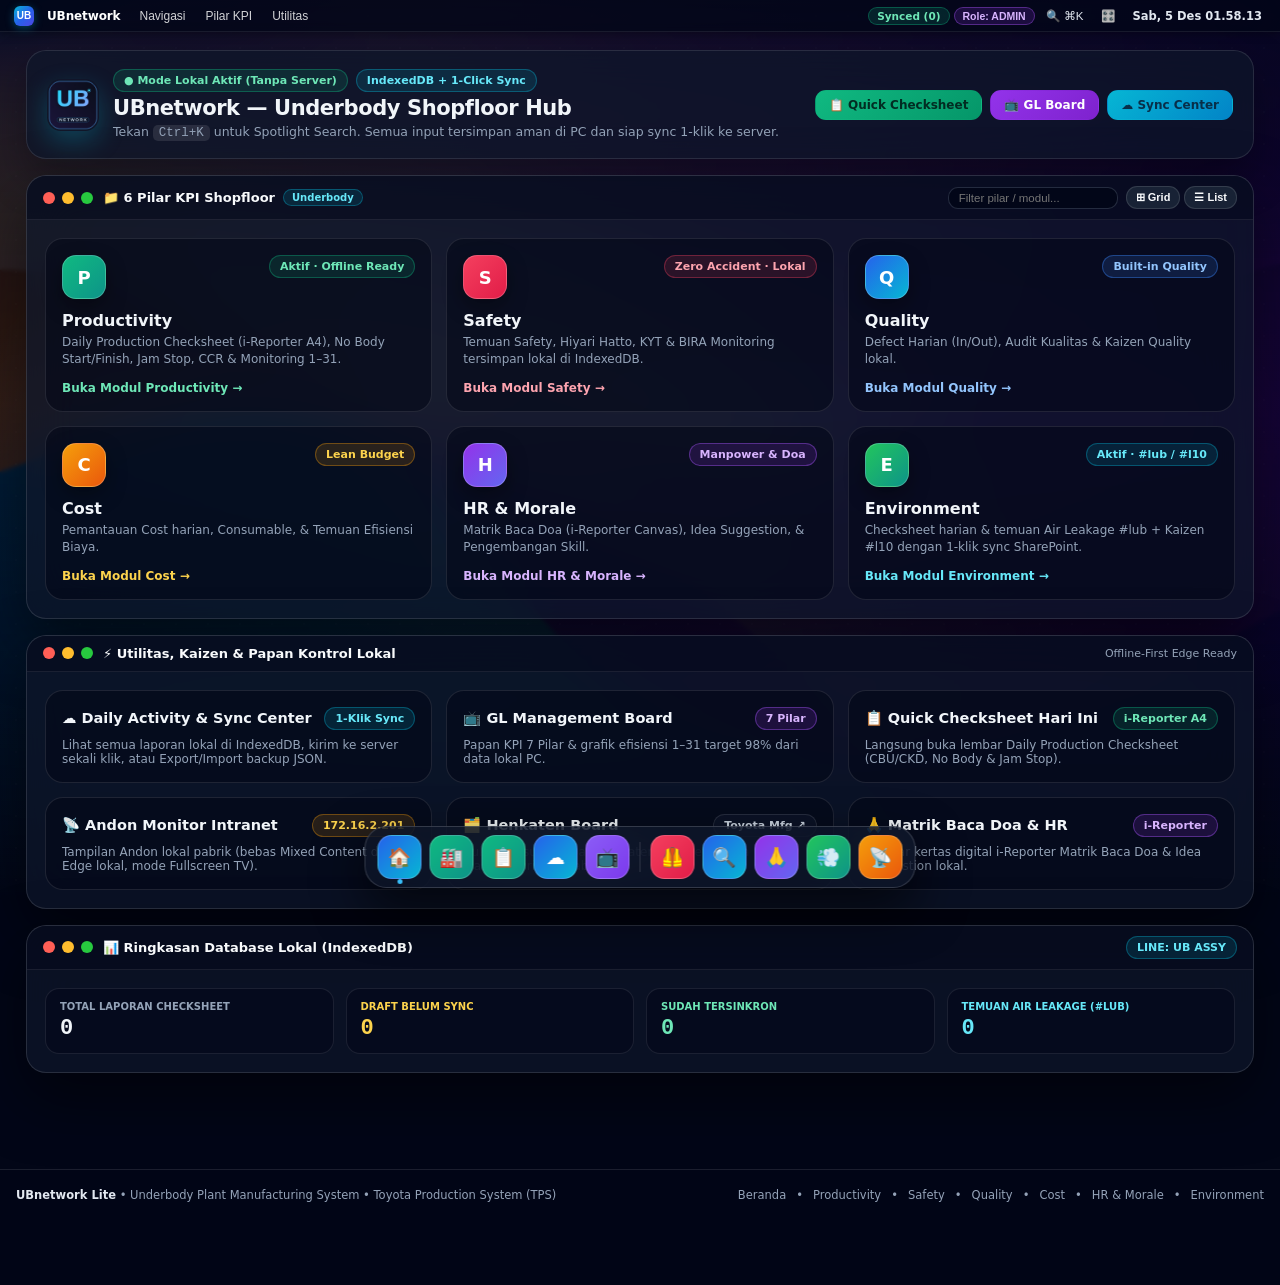
<file: index.html>
<!doctype html>
<html lang="id">
<head>
  <meta charset="utf-8" />
  <meta name="viewport" content="width=device-width, initial-scale=1" />
  <title>UBnetwork — Desktop Shopfloor Hub (Lite)</title>
  <link rel="stylesheet" href="assets/macos.css" />
</head>
<body>
  <main class="desktop-main">
    <!-- Hero Status Banner (Glassmorphic macOS Desktop Header) -->
    <section class="glass" style="padding:18px 20px;display:flex;align-items:center;justify-content:space-between;gap:16px;flex-wrap:wrap">
      <div style="display:flex;align-items:center;gap:14px">
        <img src="assets/ubnetwork-512.png" alt="UB" style="width:52px;height:52px;border-radius:14px;box-shadow:0 10px 26px rgba(6,182,212,0.28)" onerror="this.style.display='none'" />
        <div>
          <div style="display:flex;align-items:center;gap:8px;flex-wrap:wrap;margin-bottom:4px">
            <span class="pill pill-emerald">● Mode Lokal Aktif (Tanpa Server)</span>
            <span class="pill pill-cyan">IndexedDB + 1-Click Sync</span>
          </div>
          <h1 style="margin:0;font-size:21px;font-weight:900;letter-spacing:-0.02em">UBnetwork — Underbody Shopfloor Hub</h1>
          <p style="margin:4px 0 0;font-size:12.5px;color:var(--muted)">
            Tekan <kbd class="mono" style="background:rgba(255,255,255,0.1);padding:1px 6px;border-radius:5px">Ctrl+K</kbd> untuk Spotlight Search. Semua input tersimpan aman di PC dan siap sync 1-klik ke server.
          </p>
        </div>
      </div>
      <div style="display:flex;gap:8px;flex-wrap:wrap">
        <a href="checksheet.html" class="btn btn-emerald">📋 Quick Checksheet</a>
        <a href="display-kpi.html" class="btn btn-purple">📺 GL Board</a>
        <a href="daily.html" class="btn btn-cyan">☁ Sync Center</a>
      </div>
    </section>

    <!-- WINDOW 1: 6 PILAR KPI SHOPFLOOR (Finder-style macOS Window) -->
    <section class="mac-window" id="winPillars">
      <div class="mac-titlebar">
        <div class="mac-title-left">
          <div class="tl-dots">
            <span class="tl-dot tl-red" title="Close"></span>
            <button type="button" class="tl-dot tl-yellow" id="minPillars" title="Minimize / Expand"></button>
            <span class="tl-dot tl-green" title="Zoom"></span>
          </div>
          <div>
            <div class="mac-win-title">📁 6 Pilar KPI Shopfloor <span class="pill pill-cyan" style="font-size:10px;padding:2px 8px">Underbody</span></div>
          </div>
        </div>
        <div style="display:flex;align-items:center;gap:8px;flex-wrap:wrap">
          <input id="pillarFilter" class="input" style="width:170px;padding:4px 10px;font-size:11.5px" placeholder="Filter pilar / modul..." />
          <div style="display:flex;gap:4px">
            <button type="button" id="viewGridBtn" class="btn" style="padding:4px 9px;font-size:11px">⊞ Grid</button>
            <button type="button" id="viewListBtn" class="btn" style="padding:4px 9px;font-size:11px">☰ List</button>
          </div>
        </div>
      </div>
      <div class="mac-win-body" id="bodyPillars">
        <div id="pillarsGrid" class="grid-3"></div>
      </div>
    </section>

    <!-- WINDOW 2: UTILITAS, KAIZEN & MONITORING -->
    <section class="mac-window" id="winTools">
      <div class="mac-titlebar">
        <div class="mac-title-left">
          <div class="tl-dots">
            <span class="tl-dot tl-red"></span>
            <button type="button" class="tl-dot tl-yellow" id="minTools" title="Minimize / Expand"></button>
            <span class="tl-dot tl-green"></span>
          </div>
          <div class="mac-win-title">⚡ Utilitas, Kaizen &amp; Papan Kontrol Lokal</div>
        </div>
        <span class="mac-win-sub">Offline-First Edge Ready</span>
      </div>
      <div class="mac-win-body" id="bodyTools">
        <div class="grid-3">
          <a href="daily.html" class="hub-card">
            <div style="display:flex;justify-content:space-between;align-items:center;margin-bottom:8px">
              <span style="font-size:14.5px;font-weight:800">☁️ Daily Activity &amp; Sync Center</span>
              <span class="pill pill-cyan">1-Klik Sync</span>
            </div>
            <div style="font-size:12px;color:var(--muted)">Lihat semua laporan lokal di IndexedDB, kirim ke server sekali klik, atau Export/Import backup JSON.</div>
          </a>
          <a href="display-kpi.html" class="hub-card">
            <div style="display:flex;justify-content:space-between;align-items:center;margin-bottom:8px">
              <span style="font-size:14.5px;font-weight:800">📺 GL Management Board</span>
              <span class="pill pill-purple">7 Pilar</span>
            </div>
            <div style="font-size:12px;color:var(--muted)">Papan KPI 7 Pilar &amp; grafik efisiensi 1–31 target 98% dari data lokal PC.</div>
          </a>
          <a href="checksheet.html" class="hub-card">
            <div style="display:flex;justify-content:space-between;align-items:center;margin-bottom:8px">
              <span style="font-size:14.5px;font-weight:800">📋 Quick Checksheet Hari Ini</span>
              <span class="pill pill-emerald">i-Reporter A4</span>
            </div>
            <div style="font-size:12px;color:var(--muted)">Langsung buka lembar Daily Production Checksheet (CBU/CKD, No Body &amp; Jam Stop).</div>
          </a>
          <a href="andon.html" class="hub-card">
            <div style="display:flex;justify-content:space-between;align-items:center;margin-bottom:8px">
              <span style="font-size:14.5px;font-weight:800">📡 Andon Monitor Intranet</span>
              <span class="pill pill-amber">172.16.2.201</span>
            </div>
            <div style="font-size:12px;color:var(--muted)">Tampilan Andon lokal pabrik (bebas Mixed Content di Edge lokal, mode Fullscreen TV).</div>
          </a>
          <a href="http://mfg-connectivity.toyota.co.id/web#/henkaten-dashboard" target="_blank" rel="noreferrer" class="hub-card">
            <div style="display:flex;justify-content:space-between;align-items:center;margin-bottom:8px">
              <span style="font-size:14.5px;font-weight:800">🗂️ Henkaten Board</span>
              <span class="pill">Toyota Mfg ↗</span>
            </div>
            <div style="font-size:12px;color:var(--muted)">Buka langsung papan Henkaten intranet Toyota Manufacturing di tab baru.</div>
          </a>
          <a href="hr.html" class="hub-card">
            <div style="display:flex;justify-content:space-between;align-items:center;margin-bottom:8px">
              <span style="font-size:14.5px;font-weight:800">🙏 Matrik Baca Doa &amp; HR</span>
              <span class="pill pill-purple">i-Reporter</span>
            </div>
            <div style="font-size:12px;color:var(--muted)">Lembar kertas digital i-Reporter Matrik Baca Doa &amp; Idea Suggestion lokal.</div>
          </a>
        </div>
      </div>
    </section>

    <!-- WINDOW 3: WIDGETS RINGKASAN LOKAL -->
    <section class="mac-window">
      <div class="mac-titlebar">
        <div class="mac-title-left">
          <div class="tl-dots">
            <span class="tl-dot tl-red"></span>
            <button type="button" class="tl-dot tl-yellow" id="minWidgets" title="Minimize / Expand"></button>
            <span class="tl-dot tl-green"></span>
          </div>
          <div class="mac-win-title">📊 Ringkasan Database Lokal (IndexedDB)</div>
        </div>
        <span id="widLineBadge" class="pill pill-cyan">LINE: UB ASSY</span>
      </div>
      <div class="mac-win-body" id="bodyWidgets">
        <div class="grid-4">
          <div class="glass-soft" style="padding:12px 14px">
            <div style="font-size:10px;color:var(--muted);font-weight:800;text-transform:uppercase">Total Laporan Checksheet</div>
            <div id="wTotal" class="mono" style="font-size:22px;font-weight:900;margin-top:4px">0</div>
          </div>
          <div class="glass-soft" style="padding:12px 14px">
            <div style="font-size:10px;color:#fcd34d;font-weight:800;text-transform:uppercase">Draft Belum Sync</div>
            <div id="wDraft" class="mono" style="font-size:22px;font-weight:900;color:#fcd34d;margin-top:4px">0</div>
          </div>
          <div class="glass-soft" style="padding:12px 14px">
            <div style="font-size:10px;color:#6ee7b7;font-weight:800;text-transform:uppercase">Sudah Tersinkron</div>
            <div id="wSynced" class="mono" style="font-size:22px;font-weight:900;color:#6ee7b7;margin-top:4px">0</div>
          </div>
          <div class="glass-soft" style="padding:12px 14px">
            <div style="font-size:10px;color:#67e8f9;font-weight:800;text-transform:uppercase">Temuan Air Leakage (#lub)</div>
            <div id="wAir" class="mono" style="font-size:22px;font-weight:900;color:#67e8f9;margin-top:4px">0</div>
          </div>
        </div>
      </div>
    </section>
  </main>

  <script src="assets/db.js"></script>
  <script src="assets/macos.js"></script>
  <script>
    (function () {
      var PILLARS = [
        { code: 'P', title: 'Productivity', badge: 'Aktif · Offline Ready', pill: 'pill-emerald', grad: 'g-emerald', href: 'productivity.html', color: '#6ee7b7', desc: 'Daily Production Checksheet (i-Reporter A4), No Body Start/Finish, Jam Stop, CCR & Monitoring 1–31.' },
        { code: 'S', title: 'Safety', badge: 'Zero Accident · Lokal', pill: 'pill-rose', grad: 'g-rose', href: 'safety.html', color: '#fda4af', desc: 'Temuan Safety, Hiyari Hatto, KYT & BIRA Monitoring tersimpan lokal di IndexedDB.' },
        { code: 'Q', title: 'Quality', badge: 'Built-in Quality', pill: 'pill-blue', grad: 'g-blue', href: 'quality.html', color: '#93c5fd', desc: 'Defect Harian (In/Out), Audit Kualitas & Kaizen Quality lokal.' },
        { code: 'C', title: 'Cost', badge: 'Lean Budget', pill: 'pill-amber', grad: 'g-amber', href: 'cost.html', color: '#fcd34d', desc: 'Pemantauan Cost harian, Consumable, & Temuan Efisiensi Biaya.' },
        { code: 'H', title: 'HR & Morale', badge: 'Manpower & Doa', pill: 'pill-purple', grad: 'g-purple', href: 'hr.html', color: '#d8b4fe', desc: 'Matrik Baca Doa (i-Reporter Canvas), Idea Suggestion, & Pengembangan Skill.' },
        { code: 'E', title: 'Environment', badge: 'Aktif · #lub / #l10', pill: 'pill-cyan', grad: 'g-teal', href: 'air-leakage.html', color: '#67e8f9', desc: 'Checksheet harian & temuan Air Leakage #lub + Kaizen #l10 dengan 1-klik sync SharePoint.' }
      ];

      var viewMode = 'grid';
      var gridEl = document.getElementById('pillarsGrid');
      var filterEl = document.getElementById('pillarFilter');

      function renderPillars() {
        var q = (filterEl.value || '').trim().toLowerCase();
        var shown = PILLARS.filter(function (p) {
          return !q || p.title.toLowerCase().indexOf(q) >= 0 || p.desc.toLowerCase().indexOf(q) >= 0 || p.code.toLowerCase() === q;
        });
        gridEl.className = viewMode === 'grid' ? 'grid-3' : '';
        if (viewMode === 'list') gridEl.style.display = 'grid', gridEl.style.gap = '10px';
        else gridEl.style.display = '', gridEl.style.gap = '';

        gridEl.innerHTML = shown.map(function (p) {
          if (viewMode === 'list') {
            return '<a href="' + p.href + '" class="hub-card list-row">' +
              '<div class="icon-box ' + p.grad + '">' + p.code + '</div>' +
              '<div style="flex:1;min-width:0">' +
                '<div style="display:flex;align-items:center;gap:8px;flex-wrap:wrap"><span style="font-size:15px;font-weight:800">' + p.title + '</span><span class="pill ' + p.pill + '">' + p.badge + '</span></div>' +
                '<div style="font-size:12px;color:var(--muted);margin-top:2px">' + p.desc + '</div>' +
              '</div>' +
              '<span style="font-size:12px;font-weight:800;color:' + p.color + ';white-space:nowrap">Buka →</span>' +
            '</a>';
          }
          return '<a href="' + p.href + '" class="hub-card">' +
            '<div style="display:flex;justify-content:space-between;align-items:flex-start;margin-bottom:12px">' +
              '<div class="icon-box ' + p.grad + '">' + p.code + '</div>' +
              '<span class="pill ' + p.pill + '">' + p.badge + '</span>' +
            '</div>' +
            '<div>' +
              '<div style="font-size:16px;font-weight:800">' + p.title + '</div>' +
              '<div style="font-size:12px;color:var(--muted);margin-top:4px;line-height:1.45">' + p.desc + '</div>' +
            '</div>' +
            '<div style="margin-top:12px;font-size:12px;font-weight:800;color:' + p.color + '">Buka Modul ' + p.title + ' →</div>' +
          '</a>';
        }).join('');
      }

      document.getElementById('viewGridBtn').onclick = function () { viewMode = 'grid'; renderPillars(); };
      document.getElementById('viewListBtn').onclick = function () { viewMode = 'list'; renderPillars(); };
      filterEl.addEventListener('input', renderPillars);

      document.getElementById('minPillars').onclick = function () { document.getElementById('bodyPillars').classList.toggle('collapsed'); };
      document.getElementById('minTools').onclick = function () { document.getElementById('bodyTools').classList.toggle('collapsed'); };
      document.getElementById('minWidgets').onclick = function () { document.getElementById('bodyWidgets').classList.toggle('collapsed'); };

      function refreshWidgets() {
        UBL.getSettings().then(function (cfg) {
          document.getElementById('widLineBadge').textContent = 'LINE: ' + (cfg.lineName || 'UB ASSY');
        });
        UBL.listReports().then(function (rows) {
          var synced = rows.filter(function (r) { return r.syncStatus === 'synced'; }).length;
          document.getElementById('wTotal').textContent = rows.length;
          document.getElementById('wDraft').textContent = rows.length - synced;
          document.getElementById('wSynced').textContent = synced;
        });
        UBL.listAirFindings().then(function (f) {
          document.getElementById('wAir').textContent = f.length;
        });
      }

      MacOS.injectChrome({
        title: 'UBnetwork',
        onSettingsChanged: refreshWidgets
      });
      renderPillars();
      refreshWidgets();
    })();
  </script>
</body>
</html>
</file>
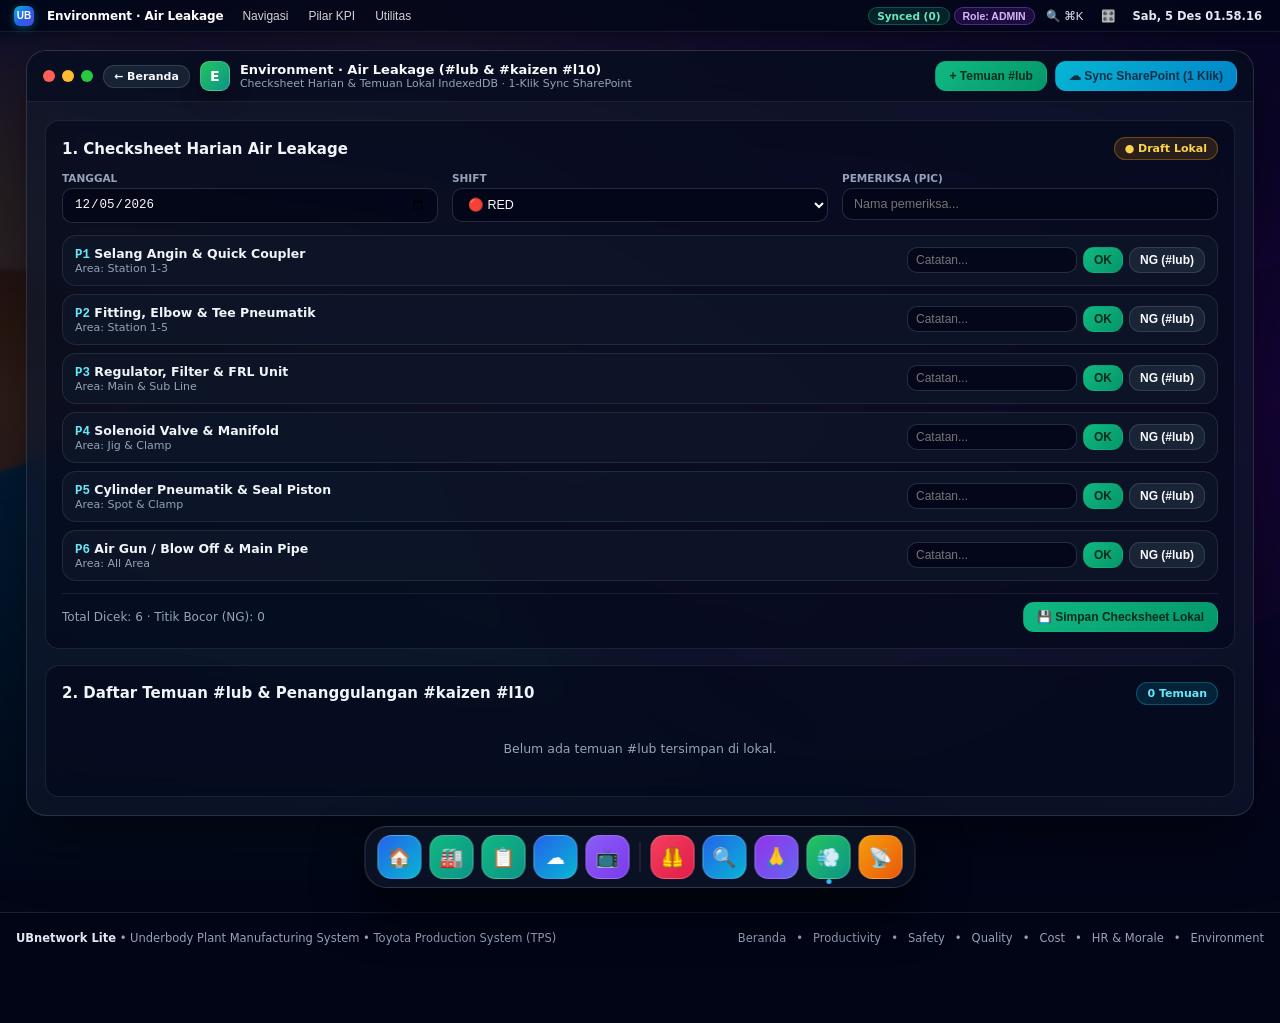
<file: air-leakage.html>
<!doctype html>
<html lang="id">
<head>
  <meta charset="utf-8" />
  <meta name="viewport" content="width=device-width, initial-scale=1" />
  <title>Environment · Air Leakage (#lub / #kaizen #l10) | UBnetwork Lite</title>
  <link rel="stylesheet" href="assets/macos.css" />
</head>
<body>
  <main class="desktop-main">
    <section class="mac-window">
      <div class="mac-titlebar">
        <div class="mac-title-left">
          <div class="tl-dots">
            <a href="index.html" class="tl-dot tl-red" title="Kembali ke Beranda"></a>
            <span class="tl-dot tl-yellow"></span>
            <span class="tl-dot tl-green"></span>
          </div>
          <a href="index.html" class="btn" style="padding:4px 10px;font-size:11px">← Beranda</a>
          <div class="icon-box g-teal" style="width:30px;height:30px;border-radius:9px;font-size:14px">E</div>
          <div>
            <div class="mac-win-title">Environment · Air Leakage (#lub &amp; #kaizen #l10)</div>
            <div class="mac-win-sub">Checksheet Harian &amp; Temuan Lokal IndexedDB · 1-Klik Sync SharePoint</div>
          </div>
        </div>
        <div style="display:flex;gap:8px;flex-wrap:wrap">
          <button id="btnAddFinding" class="btn btn-emerald" type="button">+ Temuan #lub</button>
          <button id="btnSyncAllAir" class="btn btn-cyan" type="button">☁ Sync SharePoint (1 Klik)</button>
        </div>
      </div>

      <div class="mac-win-body" style="display:grid;gap:16px">
        <!-- Checksheet Harian -->
        <section class="glass-soft" style="padding:16px;display:grid;gap:12px">
          <div style="display:flex;justify-content:space-between;align-items:center;gap:10px;flex-wrap:wrap">
            <div style="font-size:15px;font-weight:900">1. Checksheet Harian Air Leakage</div>
            <span id="csSyncPill" class="pill pill-amber">● Draft Lokal</span>
          </div>
          <div class="grid-3">
            <div>
              <label style="font-size:10.5px;color:var(--muted);font-weight:700;display:block;margin-bottom:4px">TANGGAL</label>
              <input id="csDate" class="input mono" type="date" />
            </div>
            <div>
              <label style="font-size:10.5px;color:var(--muted);font-weight:700;display:block;margin-bottom:4px">SHIFT</label>
              <select id="csShift" class="select">
                <option value="red">🔴 RED</option>
                <option value="white">⚪ WHITE</option>
              </select>
            </div>
            <div>
              <label style="font-size:10.5px;color:var(--muted);font-weight:700;display:block;margin-bottom:4px">PEMERIKSA (PIC)</label>
              <input id="csInspector" class="input" placeholder="Nama pemeriksa..." />
            </div>
          </div>
          <div id="csRows" style="display:grid;gap:8px"></div>
          <div style="display:flex;justify-content:space-between;align-items:center;flex-wrap:wrap;gap:8px;padding-top:8px;border-top:1px solid rgba(255,255,255,0.08)">
            <span id="csSummary" style="font-size:12px;color:var(--muted)">Total Dicek: 6 · NG: 0</span>
            <button id="btnSaveCs" class="btn btn-emerald" type="button">💾 Simpan Checksheet Lokal</button>
          </div>
        </section>

        <!-- Temuan #lub & Kaizen #l10 -->
        <section class="glass-soft" style="padding:16px;display:grid;gap:12px">
          <div style="display:flex;justify-content:space-between;align-items:center;flex-wrap:wrap;gap:8px">
            <div style="font-size:15px;font-weight:900">2. Daftar Temuan #lub &amp; Penanggulangan #kaizen #l10</div>
            <span id="findCount" class="pill pill-cyan">0 Temuan</span>
          </div>
          <div id="findingsGrid" class="grid-2"></div>
        </section>
      </div>
    </section>
  </main>

  <!-- Modal Tambah/Edit Temuan #lub -->
  <div id="airModal" class="modal-backdrop">
    <div class="modal-card" style="display:grid;gap:10px">
      <div style="display:flex;justify-content:space-between;align-items:center;border-bottom:1px solid rgba(255,255,255,0.1);padding-bottom:8px">
        <h3 id="modalTitle" style="margin:0;font-size:15px;font-weight:800">Tambah Temuan #lub</h3>
        <button id="btnCloseAir" class="btn" type="button" style="padding:4px 9px">✕</button>
      </div>
      <div class="grid-2">
        <div>
          <label style="font-size:10.5px;color:var(--muted);font-weight:700;display:block;margin-bottom:4px">Area / Station</label>
          <input id="fArea" class="input" placeholder="Station 2 Jig Clamp" />
        </div>
        <div>
          <label style="font-size:10.5px;color:var(--muted);font-weight:700;display:block;margin-bottom:4px">Pelapor</label>
          <input id="fMember" class="input" placeholder="Nama pelapor" />
        </div>
      </div>
      <div>
        <label style="font-size:10.5px;color:#fcd34d;font-weight:700;display:block;margin-bottom:4px">Problem Angin Bocor (#lub)</label>
        <textarea id="fProblem" class="textarea" rows="2" placeholder="#lub Selang angin bocor di fitting..."></textarea>
      </div>
      <div class="grid-3">
        <div>
          <label style="font-size:10.5px;color:var(--muted);font-weight:700;display:block;margin-bottom:4px">Tingkat</label>
          <select id="fSeverity" class="select"><option value="kecil">Kecil</option><option value="sedang" selected>Sedang</option><option value="besar">Besar</option></select>
        </div>
        <div>
          <label style="font-size:10.5px;color:var(--muted);font-weight:700;display:block;margin-bottom:4px">PIC</label>
          <input id="fPic" class="input" />
        </div>
        <div>
          <label style="font-size:10.5px;color:var(--muted);font-weight:700;display:block;margin-bottom:4px">Status</label>
          <select id="fStatus" class="select"><option value="open">Open</option><option value="progress">Progress</option><option value="closed">Closed</option></select>
        </div>
      </div>
      <div class="glass-soft" style="padding:10px;border-color:rgba(6,182,212,0.35);display:grid;gap:8px">
        <div style="font-size:11.5px;font-weight:800;color:#67e8f9">Penanggulangan &amp; Kaizen (#kaizen #l10)</div>
        <textarea id="fCm" class="textarea" rows="2" placeholder="Tindakan perbaikan (#kaizen #l10)..."></textarea>
        <input id="fKzTitle" class="input" placeholder="Judul Kaizen #l10 (opsional)" />
      </div>
      <div style="display:flex;justify-content:flex-end;gap:8px;margin-top:4px">
        <button id="btnCancelAir" class="btn" type="button">Batal</button>
        <button id="btnSaveAir" class="btn btn-emerald" type="button">💾 Simpan Lokal</button>
      </div>
    </div>
  </div>

  <script src="assets/db.js"></script>
  <script src="assets/macos.js"></script>
  <script>
    (function () {
      MacOS.injectChrome({ title: 'Environment · Air Leakage' });
      var curCheck = null;
      var editingId = null;
      var csDate = document.getElementById('csDate');
      var csShift = document.getElementById('csShift');
      var csInspector = document.getElementById('csInspector');
      var csRows = document.getElementById('csRows');
      var modal = document.getElementById('airModal');

      function renderCheck() {
        var ngCount = (curCheck.items || []).filter(function (i) { return i.status === 'NG'; }).length;
        document.getElementById('csSummary').textContent = 'Total Dicek: ' + curCheck.items.length + ' · Titik Bocor (NG): ' + ngCount;
        var pill = document.getElementById('csSyncPill');
        pill.textContent = curCheck.syncStatus === 'synced' ? '✓ Tersinkron SharePoint' : '● Draft Lokal';
        pill.className = 'pill ' + (curCheck.syncStatus === 'synced' ? 'pill-emerald' : 'pill-amber');

        csRows.innerHTML = '';
        curCheck.items.forEach(function (it, idx) {
          var div = document.createElement('div');
          div.className = 'glass-soft';
          div.style.cssText = 'padding:10px 12px;display:flex;justify-content:space-between;align-items:center;gap:10px;flex-wrap:wrap;background:rgba(15,23,42,0.75)';
          div.innerHTML =
            '<div><div style="font-size:12.5px;font-weight:800"><span class="mono" style="color:#67e8f9">' + it.code + '</span> ' + it.point + '</div>' +
            '<div style="font-size:11px;color:var(--muted)">Area: ' + it.area + '</div></div>' +
            '<div style="display:flex;align-items:center;gap:6px;flex-wrap:wrap">' +
              '<input data-i="' + idx + '" class="input cs-note" style="width:170px;padding:5px 8px;font-size:12px" placeholder="Catatan..." value="' + String(it.note || '').replace(/"/g, '&quot;') + '" />' +
              '<button data-i="' + idx + '" data-st="OK" class="btn ' + (it.status === 'OK' ? 'btn-emerald' : '') + ' cs-st" style="padding:5px 10px" type="button">OK</button>' +
              '<button data-i="' + idx + '" data-st="NG" class="btn ' + (it.status === 'NG' ? 'btn-rose' : '') + ' cs-st" style="padding:5px 10px" type="button">NG (#lub)</button>' +
              (it.status === 'NG' ? '<button data-i="' + idx + '" class="btn btn-purple cs-mk" style="padding:5px 9px" type="button">+ Input #lub</button>' : '') +
            '</div>';
          csRows.appendChild(div);
        });

        csRows.querySelectorAll('.cs-note').forEach(function (el) {
          el.onchange = function () {
            curCheck.items[parseInt(el.getAttribute('data-i'), 10)].note = el.value;
            curCheck.syncStatus = 'draft';
          };
        });
        csRows.querySelectorAll('.cs-st').forEach(function (b) {
          b.onclick = function () {
            curCheck.items[parseInt(b.getAttribute('data-i'), 10)].status = b.getAttribute('data-st');
            curCheck.syncStatus = 'draft';
            renderCheck();
          };
        });
        csRows.querySelectorAll('.cs-mk').forEach(function (b) {
          b.onclick = function () {
            var pt = curCheck.items[parseInt(b.getAttribute('data-i'), 10)];
            openModal(null, {
              area: pt.area,
              member: csInspector.value.trim(),
              problem: '#lub Kebocoran angin di ' + pt.point + ' (' + pt.area + ')' + (pt.note ? ': ' + pt.note : '')
            });
          };
        });
      }

      function loadCheck() {
        UBL.getAirCheck(csDate.value || UBL.wibToday(), csShift.value || 'red').then(function (doc) {
          curCheck = doc;
          csInspector.value = doc.inspector || '';
          renderCheck();
        });
      }

      function renderFindings() {
        UBL.listAirFindings().then(function (list) {
          document.getElementById('findCount').textContent = list.length + ' Temuan';
          var grid = document.getElementById('findingsGrid');
          if (!list.length) {
            grid.innerHTML = '<div style="grid-column:1/-1;text-align:center;padding:24px;color:var(--muted);font-size:12.5px">Belum ada temuan #lub tersimpan di lokal.</div>';
            return;
          }
          grid.innerHTML = '';
          list.forEach(function (it) {
            var card = document.createElement('div');
            card.className = 'glass-soft';
            card.style.cssText = 'padding:14px;display:grid;gap:8px;background:rgba(15,23,42,0.75)';
            card.innerHTML =
              '<div style="display:flex;justify-content:space-between;align-items:center;gap:6px;flex-wrap:wrap">' +
                '<div style="display:flex;gap:6px;flex-wrap:wrap">' +
                  '<span class="pill pill-amber mono">#' + (it.remoteId || it.id) + '</span>' +
                  '<span class="pill ' + (it.status === 'closed' ? 'pill-emerald' : 'pill-rose') + '">' + String(it.status || 'open').toUpperCase() + '</span>' +
                  (it.countermeasure ? '<span class="pill pill-cyan">#kaizen #l10</span>' : '') +
                  '<span class="pill ' + (it.syncStatus === 'synced' ? 'pill-emerald' : 'pill-amber') + '">' + (it.syncStatus === 'synced' ? '✓ Synced' : '● Lokal') + '</span>' +
                '</div>' +
                '<span class="mono" style="font-size:11px;color:var(--muted)">' + it.date + '</span>' +
              '</div>' +
              '<div style="font-size:13px;font-weight:800">' + (it.area || 'Area Line') + '</div>' +
              '<div style="font-size:12px;color:#cbd5e1">' + it.problem + '</div>' +
              (it.countermeasure ? '<div style="font-size:11.5px;color:#6ee7b7;background:rgba(6,78,59,0.35);padding:8px;border-radius:10px"><b>#kaizen #l10:</b> ' + it.countermeasure + '</div>' : '') +
              '<div style="display:flex;justify-content:space-between;align-items:center;padding-top:6px;border-top:1px solid rgba(255,255,255,0.08);font-size:11px;color:var(--muted)">' +
                '<span>Pelapor: ' + (it.member || '-') + ' · PIC: ' + (it.pic || '-') + '</span>' +
                '<div style="display:flex;gap:6px">' +
                  '<button data-id="' + it.id + '" class="btn f-edit" style="padding:4px 9px" type="button">Edit / #l10</button>' +
                  '<button data-id="' + it.id + '" class="btn btn-rose f-del" style="padding:4px 9px" type="button">Hapus</button>' +
                '</div>' +
              '</div>';
            grid.appendChild(card);
          });

          grid.querySelectorAll('.f-edit').forEach(function (b) {
            b.onclick = function () {
              var id = b.getAttribute('data-id');
              var found = list.find(function (x) { return x.id === id; });
              if (found) openModal(found);
            };
          });
          grid.querySelectorAll('.f-del').forEach(function (b) {
            b.onclick = function () {
              var id = b.getAttribute('data-id');
              if (!confirm('Hapus temuan lokal ini?')) return;
              UBL.deleteAirFinding(id).then(function () {
                UBL.toast('Temuan dihapus dari lokal.');
                renderFindings();
              });
            };
          });
        });
      }

      function openModal(existing, prefill) {
        editingId = existing ? existing.id : null;
        document.getElementById('modalTitle').textContent = existing ? ('Update Temuan #' + (existing.remoteId || existing.id)) : 'Tambah Temuan #lub';
        document.getElementById('fArea').value = (existing && existing.area) || (prefill && prefill.area) || '';
        document.getElementById('fMember').value = (existing && existing.member) || (prefill && prefill.member) || '';
        document.getElementById('fProblem').value = (existing && existing.problem) || (prefill && prefill.problem) || '';
        document.getElementById('fSeverity').value = (existing && existing.severity) || 'sedang';
        document.getElementById('fPic').value = (existing && existing.pic) || '';
        document.getElementById('fStatus').value = (existing && existing.status) || 'open';
        document.getElementById('fCm').value = (existing && existing.countermeasure) || '';
        document.getElementById('fKzTitle').value = (existing && existing.kaizenTitle) || '';
        modal.classList.add('open');
      }

      document.getElementById('btnAddFinding').onclick = function () { openModal(null); };
      document.getElementById('btnCloseAir').onclick = function () { modal.classList.remove('open'); };
      document.getElementById('btnCancelAir').onclick = function () { modal.classList.remove('open'); };

      document.getElementById('btnSaveAir').onclick = function () {
        var prob = document.getElementById('fProblem').value.trim();
        if (!prob) { UBL.toast('Problem angin bocor wajib diisi.'); return; }
        var cm = document.getElementById('fCm').value.trim();
        UBL.listAirFindings().then(function (all) {
          var ex = editingId ? all.find(function (x) { return x.id === editingId; }) : null;
          var doc = {
            id: ex ? ex.id : ('lub_local_' + Date.now()),
            remoteId: ex ? ex.remoteId : '',
            date: ex ? ex.date : (csDate.value || UBL.wibToday()),
            shift: ex ? ex.shift : (csShift.value || 'red'),
            area: document.getElementById('fArea').value.trim(),
            member: document.getElementById('fMember').value.trim(),
            problem: prob,
            severity: document.getElementById('fSeverity').value,
            pic: document.getElementById('fPic').value.trim(),
            status: document.getElementById('fStatus').value,
            countermeasure: cm,
            kaizenTitle: document.getElementById('fKzTitle').value.trim(),
            isKaizen: Boolean(cm),
            syncStatus: 'draft'
          };
          return UBL.saveAirFinding(doc);
        }).then(function () {
          modal.classList.remove('open');
          UBL.toast('Temuan #lub tersimpan di database lokal.');
          renderFindings();
        });
      };

      document.getElementById('btnSaveCs').onclick = function () {
        curCheck.inspector = csInspector.value.trim();
        curCheck.syncStatus = 'draft';
        UBL.saveAirCheck(curCheck).then(function () {
          UBL.toast('Checksheet harian tersimpan di lokal.');
          renderCheck();
        });
      };

      document.getElementById('btnSyncAllAir').onclick = function () {
        var btn = document.getElementById('btnSyncAllAir');
        btn.disabled = true;
        btn.textContent = '⏳ Sync SharePoint...';
        curCheck.inspector = csInspector.value.trim();
        UBL.saveAirCheck(curCheck).then(function () {
          return UBL.syncAirCheckToServer(curCheck);
        }).then(function () {
          return UBL.listAirFindings().then(function (all) {
            var drafts = all.filter(function (x) { return x.syncStatus !== 'synced'; });
            return drafts.reduce(function (p, it) {
              return p.then(function () { return UBL.syncAirFindingToServer(it); });
            }, Promise.resolve()).then(function () { return drafts.length; });
          });
        }).then(function (cnt) {
          UBL.toast('Sync selesai: Checksheet + ' + cnt + ' temuan #lub dikirim ke SharePoint.');
          renderCheck();
          renderFindings();
        }).finally(function () {
          btn.disabled = false;
          btn.textContent = '☁ Sync SharePoint (1 Klik)';
        });
      };

      csDate.value = UBL.wibToday();
      csDate.onchange = loadCheck;
      csShift.onchange = loadCheck;
      loadCheck();
      renderFindings();
    })();
  </script>
</body>
</html>
</file>
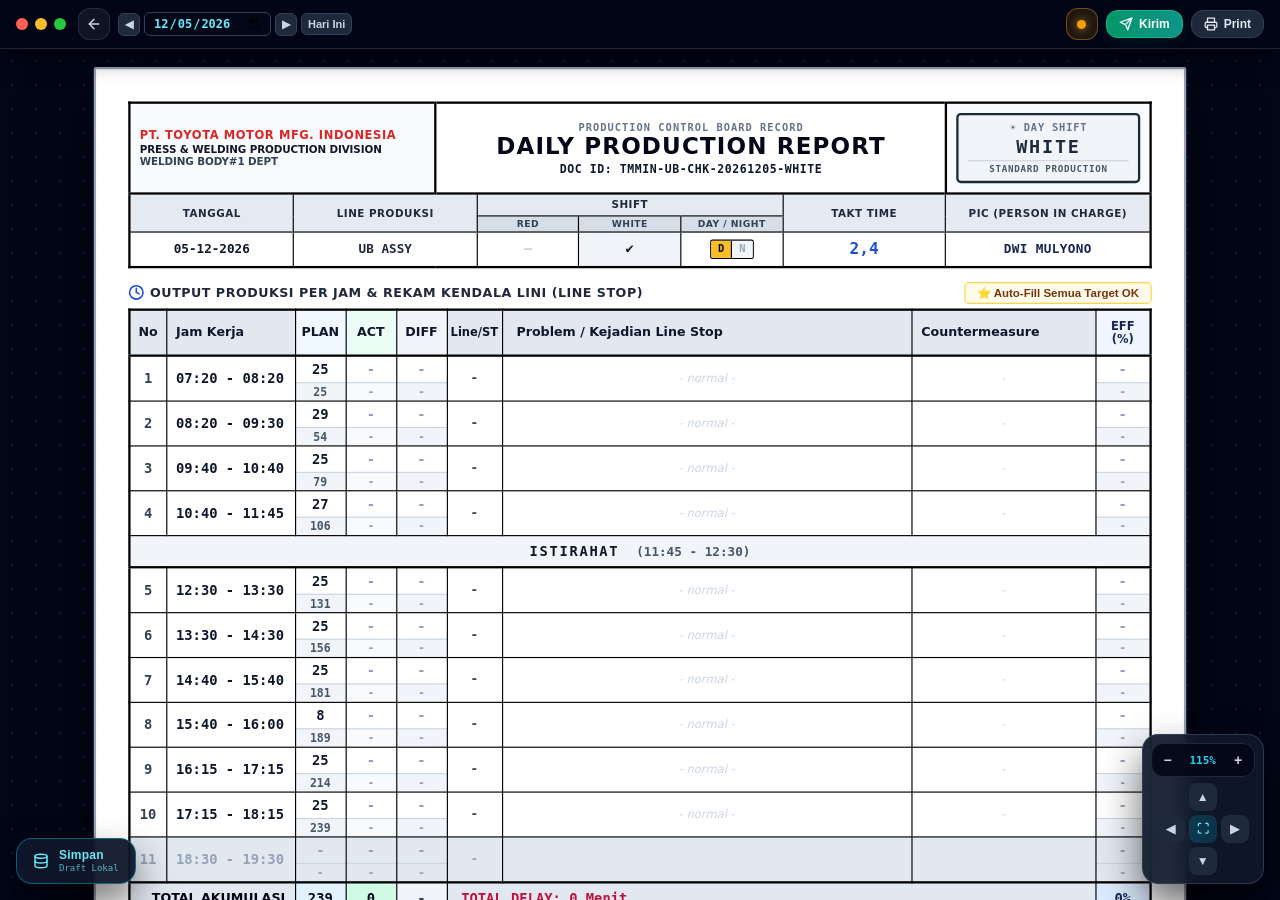
<file: checksheet.html>
<!doctype html>
<html lang="id">
<head>
  <meta charset="utf-8" />
  <meta name="viewport" content="width=device-width, initial-scale=1" />
  <title>Daily Production Checksheet | UBnetwork Lite</title>
  <style>
    *, *::before, *::after { box-sizing: border-box; }
    html, body {
      margin: 0;
      padding: 0;
      height: 100%;
      width: 100%;
      overflow: hidden;
      background: #020617;
      color: #f1f5f9;
      font-family: ui-sans-serif, system-ui, -apple-system, 'Segoe UI', Roboto, Arial, sans-serif;
      -webkit-font-smoothing: antialiased;
      user-select: none;
    }
    .mono { font-family: ui-monospace, SFMono-Regular, Menlo, Monaco, Consolas, monospace; }
    .sans { font-family: ui-sans-serif, system-ui, -apple-system, 'Segoe UI', Roboto, Arial, sans-serif; }
    .app-shell {
      height: 100vh;
      width: 100vw;
      display: flex;
      flex-direction: column;
      overflow: hidden;
      background: #020617;
    }

    /* TOP FLOATING CONTROL BAR (macOS Window Titlebar Style) */
    .topbar {
      z-index: 30;
      background: rgba(2, 6, 23, 0.85);
      backdrop-filter: blur(20px);
      -webkit-backdrop-filter: blur(20px);
      border-bottom: 1px solid rgba(255, 255, 255, 0.12);
      padding: 8px 16px;
      box-shadow: 0 10px 25px rgba(0, 0, 0, 0.45);
      display: flex;
      align-items: center;
      justify-content: space-between;
      gap: 8px;
      flex-shrink: 0;
    }
    .topbar-left, .topbar-right {
      display: flex;
      align-items: center;
      gap: 8px;
      min-width: 0;
    }
    .traffic-lights {
      display: flex;
      align-items: center;
      gap: 7px;
      margin-right: 4px;
    }
    .tl-dot {
      width: 12px;
      height: 12px;
      border-radius: 999px;
      display: inline-block;
      text-decoration: none;
    }
    .tl-red { background: #ff5f56; }
    .tl-yellow { background: #ffbd2e; }
    .tl-green { background: #27c93f; }

    .icon-btn {
      width: 32px;
      height: 32px;
      border-radius: 12px;
      background: rgba(255, 255, 255, 0.06);
      border: 1px solid rgba(255, 255, 255, 0.10);
      color: #cbd5e1;
      display: inline-flex;
      align-items: center;
      justify-content: center;
      text-decoration: none;
      cursor: pointer;
      transition: background 0.15s, color 0.15s;
    }
    .icon-btn:hover { background: rgba(255, 255, 255, 0.12); color: #fff; }

    .nav-sm-btn {
      padding: 4px 6px;
      border-radius: 6px;
      background: #1e293b;
      border: 1px solid #334155;
      color: #cbd5e1;
      cursor: pointer;
      display: inline-flex;
      align-items: center;
      justify-content: center;
      font-size: 11px;
      font-weight: 700;
      transition: background 0.15s, color 0.15s;
    }
    .nav-sm-btn:hover { background: #334155; color: #fff; }

    .date-input-wrap {
      position: relative;
      display: flex;
      align-items: center;
    }
    .date-input {
      background: #020617;
      border: 1px solid #334155;
      border-radius: 6px;
      padding: 3px 8px;
      font-size: 12px;
      color: #67e8f9;
      font-family: ui-monospace, Consolas, monospace;
      font-weight: 700;
      cursor: pointer;
      outline: none;
    }
    .date-input:hover, .date-input:focus { border-color: #06b6d4; }

    .status-dot-badge {
      width: 32px;
      height: 32px;
      border-radius: 12px;
      display: inline-flex;
      align-items: center;
      justify-content: center;
      border: 1px solid rgba(16, 185, 129, 0.35);
      background: rgba(16, 185, 129, 0.12);
    }
    .status-dot-badge.draft {
      border-color: rgba(245, 158, 11, 0.4);
      background: rgba(245, 158, 11, 0.12);
    }
    .status-dot-badge.failed {
      border-color: rgba(244, 63, 94, 0.4);
      background: rgba(244, 63, 94, 0.12);
    }
    .pulse-dot {
      width: 9px;
      height: 9px;
      border-radius: 999px;
      background: #10b981;
      box-shadow: 0 0 8px rgba(16, 185, 129, 0.8);
    }
    .status-dot-badge.draft .pulse-dot {
      background: #f59e0b;
      box-shadow: 0 0 8px rgba(245, 158, 11, 0.8);
    }
    .status-dot-badge.failed .pulse-dot {
      background: #f43f5e;
      box-shadow: 0 0 8px rgba(244, 63, 94, 0.8);
    }

    .btn-send {
      display: inline-flex;
      align-items: center;
      gap: 6px;
      font-size: 12px;
      padding: 6px 12px;
      border-radius: 12px;
      font-weight: 800;
      background: linear-gradient(90deg, #059669, #0d9488);
      color: #fff;
      border: 1px solid rgba(52, 211, 153, 0.45);
      box-shadow: 0 4px 12px rgba(2, 44, 34, 0.45);
      cursor: pointer;
      transition: filter 0.15s;
    }
    .btn-send:hover { filter: brightness(1.1); }
    .btn-send:disabled { opacity: 0.55; cursor: not-allowed; }

    .btn-print {
      display: inline-flex;
      align-items: center;
      gap: 6px;
      font-size: 12px;
      padding: 6px 12px;
      border-radius: 12px;
      font-weight: 800;
      background: #1e293b;
      color: #e2e8f0;
      border: 1px solid #334155;
      cursor: pointer;
      transition: background 0.15s;
    }
    .btn-print:hover { background: #334155; }

    /* VIEWPORT CANVAS (PAN & ZOOM) */
    .viewport-canvas {
      flex: 1;
      overflow: hidden;
      position: relative;
      background: #020617;
      display: flex;
      justify-content: center;
      align-items: flex-start;
      padding: 8px;
      cursor: grab;
      touch-action: none;
    }
    .viewport-canvas.panning { cursor: grabbing; }
    .canvas-dots {
      position: absolute;
      inset: 0;
      opacity: 0.15;
      pointer-events: none;
      background-image: radial-gradient(#38bdf8 1px, transparent 1px);
      background-size: 24px 24px;
    }

    /* PHYSICAL DIGITAL PAPER (EXACT 950px x 1340px UBNETWORK PROPORTION) */
    #checksheet-printable-paper {
      width: 950px;
      min-height: 1340px;
      background: #ffffff;
      color: #0f172a;
      box-shadow: 0 25px 60px rgba(0, 0, 0, 0.65);
      border-radius: 2px;
      padding: 28px;
      position: relative;
      border: 2px solid #94a3b8;
      flex-shrink: 0;
      transform-origin: top center;
      transition: transform 0.08s ease-out;
    }
    .viewport-canvas.panning #checksheet-printable-paper { transition: none; }

    .cell-clickable { cursor: pointer; }
    .cell-flash { box-shadow: 0 0 0 4px rgba(56, 189, 248, 0.55) !important; }

    /* PAPER TYPOGRAPHY & TABLES (EXACT TAILWIND MATCH) */
    .p-table { width: 100%; border-collapse: collapse; }
    .b2-black { border: 2px solid #000000; }
    .b-black { border: 1px solid #000000; }
    .br2-black { border-right: 2px solid #000000; }
    .bb2-black { border-bottom: 2px solid #000000; }
    .bt2-black { border-top: 2px solid #000000; }
    .br-black { border-right: 1px solid #000000; }
    .bb-black { border-bottom: 1px solid #000000; }
    .bl-black { border-left: 1px solid #000000; }
    .bt-slate { border-top: 1px solid #cbd5e1; }

    .stamp-box {
      width: 100%;
      padding: 6px 8px;
      border-radius: 4px;
      border: 2px solid #1e293b;
      text-align: center;
      font-family: ui-monospace, Consolas, monospace;
      font-weight: 900;
      letter-spacing: 0.05em;
    }
    .stamp-red {
      border-color: #dc2626;
      color: #dc2626;
      background: rgba(254, 242, 242, 0.9);
    }
    .stamp-white {
      border-color: #1e293b;
      color: #1e293b;
      background: #f1f5f9;
    }

    .dn-pill {
      display: inline-flex;
      align-items: center;
      border: 1px solid #000;
      border-radius: 2px;
      overflow: hidden;
      font-family: ui-monospace, Consolas, monospace;
      font-weight: 900;
      font-size: 9px;
      line-height: 1.2;
    }
    .dn-pill span { padding: 2px 6px; }
    .dn-d-on { background: #fbbf24; color: #020617; border-right: 1px solid #000; }
    .dn-d-off { background: #f1f5f9; color: #94a3b8; border-right: 1px solid #000; }
    .dn-n-on { background: #0f172a; color: #ffffff; }
    .dn-n-off { background: #f1f5f9; color: #94a3b8; }

    .hourly-row { border-bottom: 1px solid #000; transition: background 0.12s; }
    .hourly-row:hover { background: #f0f9ff; }
    .hourly-row.row-blocked { background: #e2e8f0; color: #64748b; }
    .hourly-row.row-blocked:hover { background: #cbd5e1; }
    .hourly-row.row-problem { background: #fff1f2; }
    .hourly-row.row-problem:hover { background: #ffe4e6; }
    .hourly-row.row-flash { background: #a7f3d0 !important; }

    .grid-12 { display: grid; grid-template-columns: repeat(12, minmax(0, 1fr)); }
    .col-6 { grid-column: span 6 / span 6; }
    .col-3 { grid-column: span 3 / span 3; }

    .box-card {
      border: 2px solid #000;
      padding: 10px;
      border-radius: 4px;
      background: #fff;
      display: flex;
      flex-direction: column;
      justify-content: space-between;
      transition: background 0.12s;
    }
    .box-card:hover { background: #f0f9ff; }
    .box-card-sm {
      border: 2px solid #000;
      padding: 8px;
      border-radius: 4px;
      background: #fff;
      display: flex;
      flex-direction: column;
      justify-content: space-between;
      transition: background 0.12s;
    }
    .box-card-sm:hover { background: #f0f9ff; }
    .box-title {
      display: flex;
      align-items: center;
      justify-content: space-between;
      padding-bottom: 4px;
      margin-bottom: 6px;
      border-bottom: 1px solid #000;
      font-size: 12px;
      font-weight: 900;
    }

    /* FLOATING SAVE & ZOOM/D-PAD CONTROLS */
    .float-save-wrap {
      position: fixed;
      bottom: 16px;
      left: 16px;
      z-index: 30;
      display: flex;
      align-items: center;
      gap: 8px;
    }
    .float-save-btn {
      display: flex;
      align-items: center;
      gap: 10px;
      padding: 10px 16px;
      border-radius: 16px;
      font-weight: 900;
      font-size: 12px;
      background: rgba(15, 23, 42, 0.95);
      color: #67e8f9;
      border: 1px solid rgba(6, 182, 212, 0.45);
      box-shadow: 0 18px 36px rgba(0, 0, 0, 0.55);
      cursor: pointer;
      transition: transform 0.15s, background 0.15s;
    }
    .float-save-btn:hover { background: #1e293b; border-color: #22d3ee; transform: scale(1.04); }
    .float-save-btn.saved {
      background: rgba(5, 150, 105, 0.95);
      color: #fff;
      border-color: #34d399;
    }

    .float-dpad {
      position: fixed;
      bottom: 16px;
      right: 16px;
      z-index: 30;
      display: flex;
      flex-direction: column;
      align-items: center;
      gap: 6px;
      background: rgba(15, 23, 42, 0.92);
      backdrop-filter: blur(12px);
      border: 1px solid rgba(51, 65, 85, 0.85);
      border-radius: 16px;
      padding: 8px;
      box-shadow: 0 20px 40px rgba(0, 0, 0, 0.6);
    }
    .zoom-bar {
      display: flex;
      align-items: center;
      gap: 4px;
      background: rgba(2, 6, 23, 0.85);
      border: 1px solid #1e293b;
      border-radius: 12px;
      padding: 2px;
      width: 100%;
      justify-content: space-between;
    }
    .dpad-btn {
      width: 28px;
      height: 28px;
      border-radius: 8px;
      background: #1e293b;
      border: none;
      color: #cbd5e1;
      display: inline-flex;
      align-items: center;
      justify-content: center;
      cursor: pointer;
      font-size: 12px;
      font-weight: 800;
      transition: background 0.12s, color 0.12s;
    }
    .dpad-btn:hover { background: #06b6d4; color: #020617; }
    .dpad-btn-zoom {
      width: 28px;
      height: 28px;
      border-radius: 8px;
      background: transparent;
      border: none;
      color: #cbd5e1;
      cursor: pointer;
      font-weight: 900;
      font-size: 14px;
    }
    .dpad-btn-zoom:hover { background: #1e293b; color: #fff; }
    .dpad-center {
      background: rgba(6, 182, 212, 0.2);
      color: #67e8f9;
    }

    /* TOAST */
    .toast-top {
      position: fixed;
      top: 56px;
      left: 50%;
      transform: translateX(-50%) translateY(-10px);
      z-index: 60;
      background: #059669;
      color: #fff;
      font-size: 12px;
      font-weight: 800;
      padding: 9px 16px;
      border-radius: 16px;
      border: 1px solid #34d399;
      box-shadow: 0 18px 36px rgba(0, 0, 0, 0.5);
      opacity: 0;
      pointer-events: none;
      transition: opacity 0.2s, transform 0.2s;
      display: flex;
      align-items: center;
      gap: 8px;
    }
    .toast-top.show {
      opacity: 1;
      transform: translateX(-50%) translateY(0);
    }

    /* MODALS (EXACT DARK SLATE-900 UBNETWORK STYLE) */
    .modal-overlay {
      position: fixed;
      inset: 0;
      z-index: 50;
      background: rgba(0, 0, 0, 0.8);
      backdrop-filter: blur(4px);
      display: none;
      align-items: center;
      justify-content: center;
      padding: 16px;
    }
    .modal-overlay.open { display: flex; }
    .modal-box {
      background: #0f172a;
      border: 1px solid #334155;
      border-radius: 16px;
      width: 100%;
      max-width: 560px;
      max-height: 92vh;
      overflow-y: auto;
      padding: 20px;
      box-shadow: 0 25px 60px rgba(0, 0, 0, 0.7);
      display: flex;
      flex-direction: column;
      gap: 14px;
      color: #f1f5f9;
    }
    .modal-box.sm { max-width: 420px; }
    .modal-box.md { max-width: 480px; }
    .modal-head {
      display: flex;
      align-items: center;
      justify-content: space-between;
      padding-bottom: 10px;
      border-bottom: 1px solid #1e293b;
      gap: 8px;
    }
    .modal-close {
      background: transparent;
      border: none;
      color: #94a3b8;
      font-size: 18px;
      cursor: pointer;
      padding: 4px 8px;
      border-radius: 8px;
    }
    .modal-close:hover { color: #fff; background: #1e293b; }

    .m-card {
      background: #020617;
      border: 1px solid #1e293b;
      border-radius: 14px;
      padding: 12px;
    }
    .m-input {
      width: 100%;
      background: #0f172a;
      border: 1px solid #334155;
      border-radius: 10px;
      padding: 7px 10px;
      color: #fff;
      font-size: 12px;
      outline: none;
    }
    .m-input:focus { border-color: #06b6d4; }
    .m-btn {
      padding: 8px 14px;
      border-radius: 12px;
      border: 1px solid #334155;
      background: #1e293b;
      color: #e2e8f0;
      font-size: 12px;
      font-weight: 800;
      cursor: pointer;
      display: inline-flex;
      align-items: center;
      justify-content: center;
      gap: 6px;
      transition: filter 0.12s, background 0.12s;
    }
    .m-btn:hover { background: #334155; }
    .m-btn-cyan {
      background: linear-gradient(90deg, #06b6d4, #2563eb);
      color: #020617;
      border-color: transparent;
    }
    .m-btn-cyan:hover { filter: brightness(1.08); }
    .m-btn-purple {
      background: #9333ea;
      color: #fff;
      border-color: transparent;
    }
    .m-btn-purple:hover { background: #a855f7; }
    .m-btn-amber {
      background: #f59e0b;
      color: #020617;
      border-color: transparent;
    }
    .m-btn-amber:hover { background: #fbbf24; }
    .m-btn-emerald {
      background: linear-gradient(90deg, #10b981, #14b8a6);
      color: #020617;
      border-color: transparent;
    }
    .m-btn-emerald:hover { filter: brightness(1.08); }

    /* PRINT STYLES (FIT CLEANLY ON 1 SINGLE A4 PORTRAIT SHEET) */
    @page {
      size: A4 portrait;
      margin: 4mm;
    }
    @media print {
      html, body, .app-shell {
        background: #ffffff !important;
        color: #000000 !important;
        overflow: visible !important;
        height: auto !important;
        width: 100% !important;
        margin: 0 !important;
        padding: 0 !important;
        -webkit-print-color-adjust: exact !important;
        print-color-adjust: exact !important;
      }
      .no-print, .topbar, .float-save-wrap, .float-dpad, .modal-overlay, .toast-top, .canvas-dots {
        display: none !important;
      }
      .viewport-canvas {
        background: #ffffff !important;
        overflow: visible !important;
        height: auto !important;
        width: 100% !important;
        position: static !important;
        padding: 0 !important;
        margin: 0 !important;
        display: block !important;
      }
      #checksheet-printable-paper {
        transform: none !important;
        width: 950px !important;
        min-height: auto !important;
        zoom: 0.78;
        box-shadow: none !important;
        border: 2px solid #000000 !important;
        padding: 12px 14px !important;
        margin: 0 auto !important;
        position: static !important;
        background: #ffffff !important;
        page-break-after: avoid !important;
        page-break-inside: avoid !important;
      }
      table, tr, td, th {
        border-color: #000000 !important;
        -webkit-print-color-adjust: exact !important;
        print-color-adjust: exact !important;
      }
      .cell-clickable, .cell-flash { box-shadow: none !important; outline: none !important; }
    }
    @media (max-width: 640px) {
      .traffic-lights { display: none; }
      .hide-xs { display: none; }
      .modal-overlay { align-items: flex-end; padding: 0; }
      .modal-box { border-radius: 24px 24px 0 0; }
    }
  </style>
</head>
<body>
  <div class="app-shell">
    <!-- TOAST NOTIFIKASI -->
    <div id="topToast" class="toast-top no-print">
      <span>🗄️</span>
      <span id="topToastMsg">Data Tersimpan</span>
    </div>

    <!-- TOP FLOATING CONTROL BAR (IDENTIK UBNETWORK) -->
    <header class="topbar no-print">
      <div class="topbar-left">
        <div class="traffic-lights">
          <a href="productivity.html" class="tl-dot tl-red" title="Tutup &amp; Kembali"></a>
          <span class="tl-dot tl-yellow"></span>
          <span class="tl-dot tl-green"></span>
        </div>
        <a href="productivity.html" class="icon-btn" title="Productivity Suite">
          <svg width="16" height="16" viewBox="0 0 24 24" fill="none" stroke="currentColor" stroke-width="2.2" stroke-linecap="round" stroke-linejoin="round"><path d="m12 19-7-7 7-7"/><path d="M19 12H5"/></svg>
        </a>
        <div style="display:flex;align-items:center;gap:4px">
          <button id="btnPrevDay" class="nav-sm-btn" type="button" title="Hari Sebelumnya (H-1)">◀</button>
          <div class="date-input-wrap">
            <input id="inpDateTop" class="date-input" type="date" title="Pilih tanggal via kalender" />
          </div>
          <button id="btnNextDay" class="nav-sm-btn" type="button" title="Hari Berikutnya (H+1)">▶</button>
          <button id="btnTodayTop" class="nav-sm-btn hide-xs" type="button" title="Kembali ke Hari Ini">Hari Ini</button>
        </div>
      </div>

      <div class="topbar-right">
        <div id="syncDotBadge" class="status-dot-badge draft" title="Status Lokal / Sync">
          <span class="pulse-dot"></span>
        </div>
        <button id="btnSyncTop" class="btn-send" type="button" title="Kirim / Sync 1x ke Server (MySQL & SharePoint)">
          <svg width="14" height="14" viewBox="0 0 24 24" fill="none" stroke="currentColor" stroke-width="2.2" stroke-linecap="round" stroke-linejoin="round"><path d="m22 2-7 20-4-9-9-4Z"/><path d="M22 2 11 13"/></svg>
          <span>Kirim</span>
        </button>
        <button id="btnPrintTop" class="btn-print" type="button" title="Cetak Lembar A4 / PDF">
          <svg width="14" height="14" viewBox="0 0 24 24" fill="none" stroke="currentColor" stroke-width="2.2" stroke-linecap="round" stroke-linejoin="round"><polyline points="6 9 6 2 18 2 18 9"/><path d="M6 18H4a2 2 0 0 1-2-2v-5a2 2 0 0 1 2-2h16a2 2 0 0 1 2 2v5a2 2 0 0 1-2 2h-2"/><rect width="12" height="8" x="6" y="14"/></svg>
          <span class="hide-xs">Print</span>
        </button>
      </div>
    </header>

    <!-- VIEWPORT CANVAS (PAN, DRAG, ZOOM) -->
    <div id="viewportCanvas" class="viewport-canvas">
      <div class="canvas-dots no-print"></div>

      <!-- PHYSICAL DIGITAL PAPER (950px PROPORTION IDENTIK UBNETWORK) -->
      <div id="checksheet-printable-paper">
        <!-- ==============================================================
             SEKSI 1: KOP HEADER KERTAS & STEMPEL TMMIN STYLE
             ============================================================== -->
        <div id="secHeaderBox" class="cell-clickable" style="margin-bottom:10px" title="Klik untuk ubah Tanggal, Shift, Template, Takt Time, & PIC">
          <table class="p-table b2-black" style="font-size:12px">
            <tbody>
              <tr class="bb2-black">
                <!-- Kolom Kiri: Plant Identity -->
                <td class="br2-black" style="width:30%;padding:8px;background:#f8fafc;vertical-align:middle;text-align:left">
                  <div style="font-size:10px;font-weight:900;letter-spacing:0.05em;color:#dc2626;text-transform:uppercase">
                    PT. TOYOTA MOTOR MFG. INDONESIA
                  </div>
                  <div style="font-size:9px;font-weight:900;color:#0f172a;text-transform:uppercase;letter-spacing:-0.01em;margin-top:2px">
                    PRESS &amp; WELDING PRODUCTION DIVISION
                  </div>
                  <div style="font-size:9px;font-weight:800;color:#334155;text-transform:uppercase;letter-spacing:-0.01em">
                    WELDING BODY#1 DEPT
                  </div>
                </td>

                <!-- Kolom Tengah: Judul Utama -->
                <td class="br2-black" style="padding:8px;text-align:center;background:#fff;vertical-align:middle">
                  <div class="mono" style="font-size:9px;font-weight:700;letter-spacing:0.1em;color:#64748b;text-transform:uppercase">
                    PRODUCTION CONTROL BOARD RECORD
                  </div>
                  <h2 style="margin:0;font-size:20px;font-weight:900;text-transform:uppercase;letter-spacing:0.05em;color:#020617;line-height:1.15">
                    DAILY PRODUCTION REPORT
                  </h2>
                  <div class="mono" style="font-size:10px;font-weight:800;letter-spacing:0.05em;color:#0f172a;margin-top:2px;text-transform:uppercase">
                    DOC ID: <span id="hdrDocId">TMMIN-UB-CHK-00000000-WHITE</span>
                  </div>
                </td>

                <!-- Kolom Kanan: Stempel Shift -->
                <td style="width:20%;padding:8px;text-align:center;vertical-align:middle;background:#f8fafc">
                  <div id="hdrStampBox" class="stamp-box stamp-white">
                    <div id="hdrStampSession" style="font-size:9px;font-weight:700;letter-spacing:0.08em;text-transform:uppercase;color:#64748b">☀️ DAY SHIFT</div>
                    <div id="hdrStampShift" style="font-size:16px;font-weight:900;letter-spacing:0.1em;margin-top:2px">WHITE</div>
                    <div id="hdrStampMode" style="font-size:8px;font-weight:700;color:#475569;text-transform:uppercase;border-top:1px solid #cbd5e1;margin-top:2px;padding-top:2px">STANDARD PRODUCTION</div>
                  </div>
                </td>
              </tr>

              <!-- Baris 2: Tabel Grid Meta Kotak-kotak TMMIN -->
              <tr>
                <td colspan="3" style="padding:0">
                  <table class="p-table" style="font-size:11px;text-align:center">
                    <thead>
                      <tr class="bb-black" style="background:rgba(226,232,240,0.9);color:#1e293b;font-weight:900;font-size:9px;text-transform:uppercase;letter-spacing:0.05em">
                        <th class="br-black" rowspan="2" style="padding:4px 8px;width:16%">Tanggal</th>
                        <th class="br-black" rowspan="2" style="padding:4px 8px;width:18%">Line Produksi</th>
                        <th class="br-black" colspan="3" style="padding:4px">SHIFT</th>
                        <th class="br-black" rowspan="2" style="padding:4px 8px;width:16%">Takt Time</th>
                        <th rowspan="2" style="padding:4px 8px;width:22%">PIC (Person In Charge)</th>
                      </tr>
                      <tr class="bb-black" style="background:rgba(203,213,225,0.8);color:#334155;font-weight:900;font-size:8px;text-transform:uppercase;letter-spacing:0.05em">
                        <th class="br-black" style="padding:2px 4px;width:10%">RED</th>
                        <th class="br-black" style="padding:2px 4px;width:10%">WHITE</th>
                        <th class="br-black" style="padding:2px 4px;width:10%">DAY / NIGHT</th>
                      </tr>
                    </thead>
                    <tbody>
                      <tr class="mono" style="background:#fff;font-weight:700;color:#0f172a">
                        <td id="metaDate" class="br-black" style="padding:6px 8px;font-weight:900">-</td>
                        <td id="metaLine" class="br-black" style="padding:6px 8px;font-weight:900;text-transform:uppercase;color:#1e293b">UB ASSY</td>
                        <td id="metaRed" class="br-black" style="padding:6px 4px;font-weight:900;font-size:12px">–</td>
                        <td id="metaWhite" class="br-black" style="padding:6px 4px;font-weight:900;font-size:12px">✔</td>
                        <td class="br-black" style="padding:6px 4px">
                          <div class="dn-pill">
                            <span id="metaDayPill" class="dn-d-on">D</span>
                            <span id="metaNightPill" class="dn-n-off">N</span>
                          </div>
                        </td>
                        <td id="metaTakt" class="br-black" style="padding:6px 8px;color:#1d4ed8;font-weight:900;font-size:14px">1,9</td>
                        <td id="metaPic" style="padding:6px 8px;color:#172554;font-weight:900;text-transform:uppercase;letter-spacing:0.03em">DWI MULYONO</td>
                      </tr>
                    </tbody>
                  </table>
                </td>
              </tr>
            </tbody>
          </table>

          <!-- Status Bar Lembur Awal (Khusus Shift Malam jika aktif) -->
          <div id="preShiftOtBar" style="display:none;margin-top:4px;align-items:center;justify-content:space-between;font-size:10px;background:#fffbeb;padding:4px 10px;border-radius:4px;border:1px solid #fcd34d;color:#78350f" class="mono">
            <div style="display:flex;align-items:center;gap:6px;font-weight:900">
              <span>⚡ PRE-SHIFT OVERTIME (SLOT 1):</span>
              <span id="preShiftOtBadge" style="background:#fde68a;color:#78350f;padding:1px 6px;border-radius:3px;border:1px solid #fbbf24"></span>
            </div>
            <span class="sans" style="font-size:9px;color:#92400e;font-style:italic">Target kumulatif lini dihitung mulai Slot No 1</span>
          </div>
        </div>

        <!-- ==============================================================
             SEKSI 2: TABEL OUTPUT PER JAM & PROBLEM BREAKDOWN
             ============================================================== -->
        <div style="margin-top:12px">
          <div style="display:flex;align-items:center;justify-content:space-between;margin-bottom:4px">
            <span style="font-size:11px;font-weight:900;text-transform:uppercase;letter-spacing:0.04em;color:#1e293b;display:flex;align-items:center;gap:5px">
              <svg width="14" height="14" viewBox="0 0 24 24" fill="none" stroke="#1d4ed8" stroke-width="2.4" stroke-linecap="round" stroke-linejoin="round"><circle cx="12" cy="12" r="10"/><polyline points="12 6 12 12 16 14"/></svg>
              OUTPUT PRODUKSI PER JAM &amp; REKAM KENDALA LINI (LINE STOP)
            </span>
            <button id="btnAutoFillAll" type="button" class="no-print" style="font-size:10px;padding:3px 10px;border-radius:4px;background:#fffbeb;color:#78350f;border:1px solid #fcd34d;font-weight:800;cursor:pointer;display:flex;align-items:center;gap:4px">
              <span>⭐ Auto-Fill Semua Target OK</span>
            </button>
          </div>

          <table class="p-table b2-black" style="text-align:center;font-size:12px">
            <thead>
              <tr class="bb2-black" style="background:#e2e8f0;color:#0f172a;font-weight:900;font-size:11px">
                <th class="b-black" style="padding:6px 2px;width:32px">No</th>
                <th class="b-black" style="padding:6px 8px;width:112px;text-align:left">Jam Kerja</th>
                <th class="b-black" style="padding:8px 2px;width:44px;background:#f0f9ff">PLAN</th>
                <th class="b-black" style="padding:8px 2px;width:44px;background:#ecfdf5">ACT</th>
                <th class="b-black" style="padding:8px 2px;width:44px;background:#f1f5f9">DIFF</th>
                <th class="b-black" style="padding:6px 2px;width:48px;font-size:10px">Line/ST</th>
                <th class="b-black" style="padding:6px 12px;text-align:left">Problem / Kejadian Line Stop</th>
                <th class="b-black" style="padding:6px 8px;width:160px;text-align:left">Countermeasure</th>
                <th class="b-black" style="padding:8px 2px;width:48px;background:#eff6ff;color:#172554;font-size:10px">EFF (%)</th>
              </tr>
            </thead>
            <tbody id="hourlyTbody"></tbody>
            <tfoot>
              <tr class="bt2-black" style="background:#e2e8f0;font-weight:900;font-size:12px;color:#020617">
                <td colspan="2" class="b-black" style="padding:6px 8px;text-align:right;text-transform:uppercase;font-size:11px">TOTAL AKUMULASI</td>
                <td id="ftPlan" class="b-black mono" style="padding:6px 2px;background:#e0f2fe;font-weight:900">0</td>
                <td id="ftAct" class="b-black mono" style="padding:6px 2px;background:#d1fae5;font-weight:900">0</td>
                <td id="ftDiff" class="b-black mono" style="padding:6px 2px;background:#f1f5f9;font-weight:900">-</td>
                <td colspan="3" class="b-black mono" style="padding:6px 12px;text-align:left">
                  <div style="display:flex;align-items:center;gap:8px">
                    <span style="color:#be123c;font-weight:700;font-size:12px">TOTAL DELAY: <b id="ftDelayMin">0 Menit</b></span>
                    <span id="ftMinusBadge" style="display:none;font-weight:700;color:#be123c;background:#fff1f2;border:1px solid #fecdd3;padding:1px 4px;border-radius:3px;font-size:10px">-0U</span>
                  </div>
                </td>
                <td id="ftEff" class="b-black mono" style="padding:6px 2px;background:#dbeafe;color:#172554;font-weight:900">0%</td>
              </tr>
            </tfoot>
          </table>
        </div>

        <!-- ==============================================================
             SEKSI 3: CAPAIAN PRODUKSI CBU & PRODUKSI PART CKD (2 KOTAK)
             ============================================================== -->
        <div class="grid-12" style="gap:12px;margin-top:16px">
          <!-- Kotak 1: Produksi Model CBU -->
          <div id="secCbuBox" class="col-6 box-card cell-clickable" title="Klik untuk ubah capaian model kendaraan CBU">
            <div>
              <div class="box-title">
                <span style="display:flex;align-items:center;gap:6px;flex-wrap:wrap">
                  <svg width="16" height="16" viewBox="0 0 24 24" fill="none" stroke="#1d4ed8" stroke-width="2.2" stroke-linecap="round" stroke-linejoin="round"><path d="M19 17h2c.6 0 1-.4 1-1v-3c0-.9-.7-1.7-1.5-1.9C18.7 10.6 16 10 16 10s-1.3-1.4-2.2-2.3c-.5-.4-1.1-.7-1.8-.7H5c-.6 0-1.1.4-1.4.9l-1.4 2.9A3.7 3.7 0 0 0 2 12v4c0 .6.4 1 1 1h2"/><circle cx="7" cy="17" r="2"/><path d="M9 17h6"/><circle cx="17" cy="17" r="2"/></svg>
                  <span>PRODUKSI MODEL CBU</span>
                  <span id="cbuSourceBadge" class="mono" style="font-size:8px;padding:1px 6px;border-radius:3px;font-weight:800;text-transform:uppercase;background:#d1fae5;color:#065f46;border:1px solid #6ee7b7">⚡ Auto Rasio</span>
                </span>
              </div>
              <table class="p-table mono" style="font-size:12px">
                <tbody id="cbuTbody"></tbody>
              </table>
            </div>
            <div style="padding-top:8px">
              <table class="p-table mono" style="font-size:12px">
                <tbody>
                  <tr style="font-weight:700;background:rgba(219,234,254,0.8);border-top:2px solid #1d4ed8">
                    <td class="sans" style="padding:6px 4px;color:#172554;font-weight:900">TOTAL PRODUKSI CBU</td>
                    <td id="cbuTotalCell" style="padding:6px 4px;text-align:right;color:#172554;font-weight:900;font-size:14px">0 Unit</td>
                  </tr>
                </tbody>
              </table>
            </div>
          </div>

          <!-- Kotak 2: Produksi Part CKD Export -->
          <div id="secCkdBox" class="col-6 box-card cell-clickable" title="Klik untuk ubah kuantitas per item part CKD">
            <div>
              <div class="box-title">
                <span style="display:flex;align-items:center;gap:6px">
                  <svg width="16" height="16" viewBox="0 0 24 24" fill="none" stroke="#0e7490" stroke-width="2.2" stroke-linecap="round" stroke-linejoin="round"><path d="m7.5 4.27 9 5.15"/><path d="M21 8a2 2 0 0 0-1-1.73l-7-4a2 2 0 0 0-2 0l-7 4A2 2 0 0 0 3 8v8a2 2 0 0 0 1 1.73l7 4a2 2 0 0 0 2 0l7-4A2 2 0 0 0 21 16Z"/><path d="m3.3 7 8.7 5 8.7-5"/><path d="M12 22V12"/></svg>
                  <span>PRODUKSI PART CKD (SUB-ASSY EXPORT)</span>
                </span>
              </div>
              <table class="p-table mono" style="font-size:12px">
                <tbody id="ckdTbody"></tbody>
              </table>
            </div>
          </div>
        </div>

        <!-- ==============================================================
             SEKSI 4: 4 KOTAK SEJAJAR (MP ABSENSI, RECORD NO BODY, TARGET & OT, EFISIENSI)
             ============================================================== -->
        <div class="grid-12" style="gap:10px;margin-top:12px">
          <!-- Kotak 1: MP ABSENSI -->
          <div id="secAbsenBox" class="col-3 box-card-sm cell-clickable" title="Klik untuk melihat dan mengubah absensi seluruh anggota">
            <div>
              <div class="box-title">
                <span style="display:flex;align-items:center;gap:4px">
                  <svg width="14" height="14" viewBox="0 0 24 24" fill="none" stroke="#047857" stroke-width="2.2" stroke-linecap="round" stroke-linejoin="round"><path d="M16 21v-2a4 4 0 0 0-4-4H6a4 4 0 0 0-4 4v2"/><circle cx="9" cy="7" r="4"/><path d="M22 21v-2a4 4 0 0 0-3-3.87"/><path d="M16 3.13a4 4 0 0 1 0 7.75"/></svg>
                  MP ABSENSI
                </span>
              </div>
              <div class="mono" style="display:grid;grid-template-columns:repeat(3,1fr);gap:4px;margin-bottom:4px;font-size:8.5px;font-weight:800;text-align:center">
                <span id="mpHadirBadge" style="color:#047857;background:#ecfdf5;padding:2px 4px;border-radius:3px;border:1px solid #a7f3d0">Hadir: 19</span>
                <span id="mpAbsenBadge" style="color:#64748b;background:#f8fafc;padding:2px 4px;border-radius:3px;border:1px solid #e2e8f0">Absen: 0</span>
                <span id="mpRateBadge" style="background:#d1fae5;color:#065f46;padding:2px 4px;border-radius:3px;border:1px solid #6ee7b7;font-weight:900">100%</span>
              </div>
              <div id="mpAbsentList" style="min-height:64px;max-height:96px;overflow-y:auto;font-size:9px;margin-top:4px"></div>
            </div>
          </div>

          <!-- Kotak 2: RECORD NO BODY -->
          <div id="secNoBodyBox" class="col-3 box-card-sm cell-clickable" title="Klik untuk ubah No Body Start & End, serta Jam Stop Produksi">
            <div>
              <div class="box-title">
                <span style="display:flex;align-items:center;gap:4px;color:#3b0764">
                  <svg width="14" height="14" viewBox="0 0 24 24" fill="none" stroke="#7e22ce" stroke-width="2.2" stroke-linecap="round" stroke-linejoin="round"><path d="M15 2H6a2 2 0 0 0-2 2v16a2 2 0 0 0 2 2h12a2 2 0 0 0 2-2V7Z"/><path d="M14 2v4a2 2 0 0 0 2 2h4"/><path d="m9 15 2 2 4-4"/></svg>
                  RECORD NO BODY
                </span>
              </div>
              <div class="b-black" style="background:#fff;border-radius:4px;overflow:hidden">
                <table class="p-table mono" style="font-size:12px">
                  <tbody>
                    <tr>
                      <td class="br-black bb-black" style="width:50%;padding:4px;background:#f8fafc">
                        <div class="sans" style="font-size:8px;font-weight:700;color:#475569;text-transform:uppercase">BODY START</div>
                        <div id="cardBodyStart" style="font-weight:900;color:#0f172a;font-size:11px;margin-top:2px">-</div>
                      </td>
                      <td class="bb-black" style="width:50%;padding:4px;background:rgba(250,245,255,0.6)">
                        <div class="sans" style="font-size:8px;font-weight:700;color:#6b21a8;text-transform:uppercase">BODY FINISH</div>
                        <div id="cardBodyFinish" style="font-weight:900;color:#3b0764;font-size:11px;margin-top:2px">-</div>
                      </td>
                    </tr>
                    <tr>
                      <td class="br-black" style="width:50%;padding:4px;background:rgba(238,242,255,0.6)">
                        <div class="sans" style="font-size:8px;font-weight:700;color:#3730a3;text-transform:uppercase">TOTAL RUN</div>
                        <div id="cardBodyRun" style="font-weight:900;color:#1e1b4b;font-size:11px;margin-top:2px">0 Unit</div>
                      </td>
                      <td style="width:50%;padding:4px;background:rgba(255,241,242,0.6)">
                        <div class="sans" style="font-size:8px;font-weight:700;color:#9f1239;text-transform:uppercase;display:flex;justify-content:space-between">
                          <span>JAM STOP</span>
                          <span style="font-size:7px;color:#e11d48;font-weight:400">(MANUAL)</span>
                        </div>
                        <div id="cardJamStop" style="font-weight:900;color:#4c0519;font-size:11px;margin-top:2px">-</div>
                      </td>
                    </tr>
                  </tbody>
                </table>
              </div>
              <div style="margin-top:6px;padding:4px;background:rgba(236,254,255,0.7);border:1px solid rgba(103,232,249,0.85);border-radius:4px;text-align:center">
                <div class="sans" style="font-size:7.5px;font-weight:800;color:#164e63;text-transform:uppercase">🕒 WAKTU SELESAI (SISTEM)</div>
                <div id="cardSysStop" class="mono" style="font-weight:900;color:#083344;font-size:10.5px;margin-top:2px;line-height:1">- WIB</div>
              </div>
            </div>
          </div>

          <!-- Kotak 3: TARGET & OT -->
          <div id="secOtBox" class="col-3 box-card-sm cell-clickable" title="Klik untuk melihat Perencanaan CCR & mengubah Aktual Overtime">
            <div>
              <div class="box-title">
                <span style="display:flex;align-items:center;gap:4px;color:#083344">
                  <svg width="14" height="14" viewBox="0 0 24 24" fill="none" stroke="#0e7490" stroke-width="2.2" stroke-linecap="round" stroke-linejoin="round"><circle cx="12" cy="12" r="10"/><circle cx="12" cy="12" r="6"/><circle cx="12" cy="12" r="2"/></svg>
                  TARGET &amp; OT
                </span>
              </div>
              <div class="b-black" style="background:#fff;border-radius:4px;overflow:hidden">
                <table class="p-table mono" style="font-size:12px">
                  <tbody>
                    <tr>
                      <td class="br-black bb-black" style="width:50%;padding:4px;background:rgba(236,254,255,0.7)">
                        <div class="sans" style="font-size:8px;font-weight:700;color:#164e63;display:flex;justify-content:space-between">
                          <span>TARGET CCR</span><span class="mono" style="font-size:7px;color:#0e7490">PLAN</span>
                        </div>
                        <div id="cardCcrPlan" style="font-weight:900;color:#083344;font-size:11px;margin-top:2px">0 Unit</div>
                        <div id="cardCsPlanSub" class="sans" style="font-size:7.5px;color:#64748b;margin-top:1px;display:none"></div>
                      </td>
                      <td class="bb-black" style="width:50%;padding:4px;background:rgba(250,245,255,0.7)">
                        <div class="sans" style="font-size:8px;font-weight:700;color:#581c87;display:flex;justify-content:space-between">
                          <span>TOTAL OUTPUT</span><span class="mono" style="font-size:7px;color:#7e22ce">ACT</span>
                        </div>
                        <div id="cardCcrAct" style="font-weight:900;color:#3b0764;font-size:11px;margin-top:2px">0 Unit</div>
                        <div id="cardCcrDiff" style="font-size:7.5px;font-weight:800;margin-top:1px;color:#047857">+0 vs CCR</div>
                      </td>
                    </tr>
                    <tr>
                      <td class="br-black" style="width:50%;padding:4px;background:rgba(248,250,252,0.8)">
                        <div class="sans" style="font-size:8px;font-weight:700;color:#334155">PLAN OVERTIME</div>
                        <div id="cardPlanOt" style="font-weight:700;color:#0f172a;font-size:10px;margin-top:2px">0h (0 U)</div>
                      </td>
                      <td style="width:50%;padding:4px;background:rgba(255,251,235,0.8)">
                        <div class="sans" style="font-size:8px;font-weight:700;color:#78350f;display:flex;justify-content:space-between">
                          <span>ACT OVERTIME</span><span class="mono" style="font-size:7px;color:#b45309">MANUAL</span>
                        </div>
                        <div id="cardActOt" style="font-weight:900;color:#451a03;font-size:10px;margin-top:2px">0h (0 U)</div>
                      </td>
                    </tr>
                  </tbody>
                </table>
              </div>
            </div>
          </div>

          <!-- Kotak 4: EFISIENSI -->
          <div id="secEffBox" class="col-3 box-card-sm cell-clickable" title="Klik untuk ubah No Body & Jam Stop">
            <div>
              <div class="box-title">
                <span style="display:flex;align-items:center;gap:4px;color:#4c0519">
                  <svg width="14" height="14" viewBox="0 0 24 24" fill="none" stroke="#be123c" stroke-width="2.2" stroke-linecap="round" stroke-linejoin="round"><circle cx="12" cy="12" r="10"/><polyline points="12 6 12 12 16 14"/></svg>
                  EFISIENSI
                </span>
              </div>
              <div class="b-black" style="border-radius:4px;overflow:hidden;margin-bottom:4px;background:#fff">
                <table class="p-table mono" style="font-size:8.5px">
                  <tbody>
                    <tr style="border-bottom:1px solid rgba(0,0,0,0.3)">
                      <td class="br-black sans" style="padding:2px 4px;font-weight:700;color:#1e1b4b">Internal (INT)</td>
                      <td id="effIntMin" class="br-black" style="padding:2px 4px;text-align:center;font-weight:700;color:#312e81">0m</td>
                      <td id="effIntUnit" style="padding:2px 4px;text-align:center;font-weight:700;color:#e11d48">0U</td>
                      <td id="effIntPct" class="bl-black" style="padding:2px 4px;text-align:center;font-weight:700;color:#047857">-</td>
                    </tr>
                    <tr style="border-bottom:1px solid rgba(0,0,0,0.3)">
                      <td class="br-black sans" style="padding:2px 4px;font-weight:700;color:#083344">External (EXT)</td>
                      <td id="effExtMin" class="br-black" style="padding:2px 4px;text-align:center;font-weight:700;color:#164e63">0m</td>
                      <td id="effExtUnit" style="padding:2px 4px;text-align:center;font-weight:700;color:#e11d48">0U</td>
                      <td id="effExtPct" class="bl-black" style="padding:2px 4px;text-align:center;font-weight:700;color:#047857">-</td>
                    </tr>
                    <tr style="background:#f1f5f9">
                      <td class="br-black sans" style="padding:2px 4px;font-weight:900;color:#0f172a">TOTAL</td>
                      <td id="effTotMin" class="br-black" style="padding:2px 4px;text-align:center;font-weight:900;color:#0f172a">0m</td>
                      <td id="effTotUnit" style="padding:2px 4px;text-align:center;font-weight:900;color:#e11d48">0U</td>
                      <td id="effTotPct" class="bl-black" style="padding:2px 4px;text-align:center;font-weight:900;color:#047857">-</td>
                    </tr>
                  </tbody>
                </table>
              </div>
              <div style="display:grid;grid-template-columns:1fr 1fr;gap:4px">
                <div style="background:#f0f9ff;border:1px solid #38bdf8;border-radius:4px;padding:4px;text-align:center">
                  <div style="font-size:7.5px;font-weight:800;color:#0c4a6e;text-transform:uppercase">TARGET EFF INT</div>
                  <div class="mono" style="font-size:14px;font-weight:900;color:#082f49;line-height:1;margin-top:2px">98%</div>
                </div>
                <div id="effActBox" style="background:#ecfdf5;border:1px solid #10b981;border-radius:4px;padding:4px;text-align:center">
                  <div style="font-size:7.5px;font-weight:800;color:#1e293b;text-transform:uppercase">ACTUAL EFF INT</div>
                  <div style="display:flex;align-items:center;justify-content:center;gap:4px;line-height:1;margin-top:2px">
                    <span id="effActVal" class="mono" style="font-size:14px;font-weight:900;color:#065f46">100%</span>
                    <span id="effActBadge" class="mono" style="font-size:8px;font-weight:900;padding:1px 3px;border-radius:2px;background:#a7f3d0;color:#064e3b">OK</span>
                  </div>
                </div>
              </div>
            </div>
          </div>
        </div>

        <!-- ==============================================================
             SEKSI 4B: LIST PROBLEM CHOKOTEI (INT) FULL-WIDTH
             ============================================================== -->
        <div id="secChokoteiInt" class="b2-black" style="display:none;margin-top:10px;border-radius:4px;background:#fff">
          <div class="bb-black" style="display:flex;align-items:center;gap:6px;padding:6px 10px;background:#fff1f2">
            <span style="color:#be123c;font-size:13px">⚠️</span>
            <span style="font-size:12px;font-weight:900;text-transform:uppercase;color:#881337">Keterangan Problem / Chokotei Line Stop (INT)</span>
            <span id="chokoteiIntCount" class="mono" style="margin-left:auto;font-size:9px;font-weight:800;padding:1px 6px;border-radius:3px;background:#ffe4e6;color:#9f1239;border:1px solid #fda4af">0 Problem INT</span>
          </div>
          <div style="padding:8px">
            <table class="p-table mono" style="font-size:9.5px;table-layout:fixed">
              <thead>
                <tr class="bb-black" style="background:#f1f5f9">
                  <th class="b-black" style="padding:3px 4px;width:32px">No</th>
                  <th class="b-black" style="padding:3px 4px;width:44px">Kat.</th>
                  <th class="b-black" style="padding:3px 8px;text-align:left">Problem / Kendala (INT)</th>
                  <th class="b-black" style="padding:3px 8px;text-align:left">Countermeasure</th>
                  <th class="b-black" style="padding:3px 6px;width:64px">Delay</th>
                  <th class="b-black" style="padding:3px 6px;width:56px">Unit</th>
                </tr>
              </thead>
              <tbody id="chokoteiIntTbody"></tbody>
              <tfoot>
                <tr class="bt2-black" style="background:#fff1f2;font-weight:900">
                  <td colspan="4" class="b-black" style="padding:3px 8px;text-align:right;font-size:9px;text-transform:uppercase;color:#881337">TOTAL DELAY INT</td>
                  <td id="chokoteiIntTotDelay" class="b-black" style="padding:3px 6px;text-align:center;color:#9f1239">0m</td>
                  <td id="chokoteiIntTotUnit" class="b-black" style="padding:3px 6px;text-align:center;color:#be123c">-</td>
                </tr>
              </tfoot>
            </table>
          </div>
        </div>

        <!-- PAPER FOOTER OFFICIAL STAMP -->
        <div class="mono" style="margin-top:16px;padding-top:8px;border-top:1px solid #94a3b8;font-size:10px;color:#64748b;display:flex;justify-content:space-between">
          <span>SISTEM INFORMASI MANUFAKTUR DIGITAL • UBnetwork</span>
          <span id="ftrDocId">DIGITAL FORM ID: UB-CHK-00000000-WHITE</span>
        </div>
      </div>

      <!-- FLOATING SAVE BUTTON (BOTTOM LEFT, IDENTIK UBNETWORK) -->
      <div class="float-save-wrap no-print">
        <button id="btnFloatSave" type="button" class="float-save-btn" title="Simpan data checksheet lokal ke IndexedDB">
          <svg width="16" height="16" viewBox="0 0 24 24" fill="none" stroke="currentColor" stroke-width="2.2" stroke-linecap="round" stroke-linejoin="round"><ellipse cx="12" cy="5" rx="9" ry="3"/><path d="M3 5V19A9 3 0 0 0 21 19V5"/><path d="M3 12A9 3 0 0 0 21 12"/></svg>
          <div style="display:flex;flex-direction:column;text-align:left;line-height:1.15">
            <span id="floatSaveTitle" style="font-weight:900;letter-spacing:0.02em">Simpan</span>
            <span id="floatSaveSub" class="mono" style="font-size:9px;font-weight:400;opacity:0.75">Draft Lokal</span>
          </div>
        </button>
      </div>

      <!-- FLOATING ZOOM & D-PAD CONTROL CENTER (BOTTOM RIGHT, IDENTIK UBNETWORK) -->
      <div class="float-dpad no-print">
        <div class="zoom-bar">
          <button id="btnZoomOut" type="button" class="dpad-btn-zoom" title="Zoom Out (-)">−</button>
          <button id="btnZoomFit" type="button" class="mono" style="background:transparent;border:none;color:#22d3ee;font-size:11px;font-weight:900;cursor:pointer;padding:0 4px" title="Fit to Width">100%</button>
          <button id="btnZoomIn" type="button" class="dpad-btn-zoom" title="Zoom In (+)">+</button>
        </div>
        <div style="display:flex;flex-direction:column;align-items:center;gap:4px">
          <button id="btnPanUp" type="button" class="dpad-btn" title="Scroll ke Atas (↑)">▲</button>
          <div style="display:flex;align-items:center;gap:4px">
            <button id="btnPanLeft" type="button" class="dpad-btn" title="Scroll ke Kiri (←)">◀</button>
            <button id="btnPanCenter" type="button" class="dpad-btn dpad-center" title="Tengahkan / Fit Width">⛶</button>
            <button id="btnPanRight" type="button" class="dpad-btn" title="Scroll ke Kanan (→)">▶</button>
          </div>
          <button id="btnPanDown" type="button" class="dpad-btn" title="Scroll ke Bawah (↓)">▼</button>
        </div>
      </div>
    </div>
  </div>

  <!-- ==============================================================
       MODAL 1: INPUT OUTPUT JAM & PROBLEM CHOKOTEI
       ============================================================== -->
  <div id="modalSlot" class="modal-overlay no-print">
    <div class="modal-box">
      <div class="modal-head">
        <div>
          <div id="mSlotTag" class="mono" style="font-size:11px;font-weight:800;color:#22d3ee">SLOT #1 • 07:20 - 08:20</div>
          <h3 style="margin:2px 0 0;font-size:15px;font-weight:900">Input Aktual Output &amp; Problem Chokotei</h3>
        </div>
        <button class="modal-close" data-close="modalSlot" type="button">✕</button>
      </div>
      <div id="mSlotBody" style="display:flex;flex-direction:column;gap:12px"></div>
      <div style="display:flex;justify-content:space-between;align-items:center;gap:8px;padding-top:10px;border-top:1px solid #1e293b;flex-wrap:wrap">
        <button class="m-btn" data-close="modalSlot" type="button">Batal</button>
        <div style="display:flex;gap:8px">
          <button id="btnSlotSaveLocal" class="m-btn" type="button">✓ Simpan Lokal</button>
          <button id="btnSlotSaveSync" class="m-btn m-btn-cyan" type="button">🗄️ Simpan &amp; Sync Server</button>
        </div>
      </div>
    </div>
  </div>

  <!-- ==============================================================
       MODAL 2: UPDATE CAPAIAN MODEL CBU
       ============================================================== -->
  <div id="modalCbu" class="modal-overlay no-print">
    <div class="modal-box md">
      <div class="modal-head">
        <div>
          <h3 style="margin:0;font-size:15px;font-weight:900">🚗 Update Capaian Model CBU</h3>
          <div style="display:flex;align-items:center;gap:6px;margin-top:4px">
            <button id="btnToggleCbuMode" type="button" class="mono" style="font-size:9.5px;padding:2px 8px;border-radius:6px;font-weight:800;cursor:pointer;background:rgba(16,185,129,0.2);color:#6ee7b7;border:1px solid rgba(16,185,129,0.4)">⚡ Auto Rasio (Aktual) · Ganti</button>
          </div>
        </div>
        <button class="modal-close" data-close="modalCbu" type="button">✕</button>
      </div>
      <div class="m-card" style="border-color:rgba(99,102,241,0.35);display:grid;gap:8px">
        <div style="font-size:11.5px;font-weight:800;color:#a5b4fc">✨ Auto-Generate Berdasarkan Rasio</div>
        <div style="display:grid;grid-template-columns:1fr 1fr;gap:8px">
          <button id="btnCbuFromAct" class="m-btn" style="background:#4f46e5;color:#fff;border:none" type="button">Hitung dari Aktual</button>
          <button id="btnCbuFromPlan" class="m-btn" type="button">Hitung dari Plan</button>
        </div>
      </div>
      <div id="mCbuList" style="display:grid;gap:8px"></div>
      <div class="m-card" style="background:rgba(23,37,84,0.5);border-color:rgba(59,130,246,0.35);display:flex;justify-content:space-between;align-items:center">
        <span style="font-size:12px;font-weight:800;color:#93c5fd">TOTAL PRODUKSI CBU</span>
        <span id="mCbuTotal" class="mono" style="font-size:18px;font-weight:900;color:#60a5fa">0 Unit</span>
      </div>
      <button id="btnCbuSave" class="m-btn m-btn-cyan" style="width:100%;padding:10px" type="button">✓ Simpan Capaian CBU</button>
    </div>
  </div>

  <!-- ==============================================================
       MODAL CKD: UPDATE PART CKD EXPORT
       ============================================================== -->
  <div id="modalCkd" class="modal-overlay no-print">
    <div class="modal-box md">
      <div class="modal-head">
        <h3 style="margin:0;font-size:15px;font-weight:900">📦 Update Part CKD Export</h3>
        <button class="modal-close" data-close="modalCkd" type="button">✕</button>
      </div>
      <div class="m-card" style="background:rgba(8,51,68,0.35);border-color:rgba(6,182,212,0.35);font-size:11.5px;color:#67e8f9">
        ℹ️ Kuantitas diinput <b>per item part komponen</b>. Part CKD tidak diakumulasi ke total unit CBU.
      </div>
      <div id="mCkdList" style="display:grid;gap:8px;max-height:280px;overflow-y:auto"></div>
      <button id="btnCkdSave" class="m-btn m-btn-cyan" style="width:100%;padding:10px" type="button">✓ Simpan Data Part CKD</button>
    </div>
  </div>

  <!-- ==============================================================
       MODAL NO BODY & JAM STOP (IDENTIK VERSI SIMPLE UBNETWORK)
       ============================================================== -->
  <div id="modalNoBody" class="modal-overlay no-print">
    <div class="modal-box md">
      <div class="modal-head">
        <h3 style="margin:0;font-size:15px;font-weight:900">📋 Update No Body &amp; Jam Stop</h3>
        <div style="display:flex;align-items:center;gap:6px">
          <button id="btnNbSaveTop" class="m-btn m-btn-purple" style="padding:6px 12px" type="button">💾 Simpan</button>
          <button class="modal-close" data-close="modalNoBody" type="button">✕</button>
        </div>
      </div>
      <div class="m-card" style="border-color:rgba(168,85,247,0.35);display:grid;gap:10px">
        <div style="font-size:12px;font-weight:800;color:#d8b4fe">Nomor Seri Bodi (Start &amp; Finish)</div>
        <div style="display:grid;grid-template-columns:1fr 1fr;gap:8px">
          <div style="background:#0f172a;padding:8px;border-radius:10px;border:1px solid #1e293b">
            <label style="font-size:10px;font-weight:800;color:#94a3b8;display:block;margin-bottom:4px">NO BODY START</label>
            <div style="display:flex;align-items:center;background:#020617;border:1px solid #334155;border-radius:8px;padding:4px 8px">
              <span class="mono" style="color:#64748b;font-weight:800;margin-right:4px">#</span>
              <input id="mNbStart" class="mono" style="width:100%;background:transparent;border:none;color:#fff;text-align:right;font-weight:900;font-size:14px;outline:none" placeholder="39515" />
            </div>
          </div>
          <div style="background:#0f172a;padding:8px;border-radius:10px;border:1px solid #1e293b">
            <label style="font-size:10px;font-weight:800;color:#94a3b8;display:block;margin-bottom:4px">NO BODY END (FINISH)</label>
            <div style="display:flex;align-items:center;background:#020617;border:1px solid #334155;border-radius:8px;padding:4px 8px">
              <span class="mono" style="color:#64748b;font-weight:800;margin-right:4px">#</span>
              <input id="mNbFinish" class="mono" style="width:100%;background:transparent;border:none;color:#d8b4fe;text-align:right;font-weight:900;font-size:14px;outline:none" placeholder="39734" />
            </div>
          </div>
        </div>
        <div style="display:flex;justify-content:space-between;gap:6px;flex-wrap:wrap">
          <button id="btnNbPrevCarry" class="m-btn mono" style="font-size:10px;padding:5px 8px;display:none" type="button"></button>
          <button id="btnNbAutoCcr" class="m-btn" style="font-size:10px;padding:5px 8px;background:rgba(88,28,135,0.6);color:#e9d5ff;border-color:rgba(168,85,247,0.45)" type="button">Auto Finish (CCR)</button>
        </div>
        <div style="display:grid;grid-template-columns:1fr 1fr;gap:8px">
          <div style="background:rgba(30,27,75,0.5);border:1px solid rgba(99,102,241,0.35);border-radius:10px;padding:8px">
            <div style="font-size:10px;font-weight:800;color:#a5b4fc;text-transform:uppercase">Total Body Run</div>
            <div id="mNbRun" class="mono" style="font-size:14px;font-weight:900;margin-top:2px">0 Unit</div>
          </div>
          <div style="background:rgba(59,7,100,0.45);border:1px solid rgba(168,85,247,0.35);border-radius:10px;padding:8px">
            <div style="font-size:10px;font-weight:800;color:#d8b4fe;text-transform:uppercase">Total Output (Actual)</div>
            <div id="mNbAct" class="mono" style="font-size:14px;font-weight:900;color:#d8b4fe;margin-top:2px">0 Unit</div>
          </div>
        </div>
      </div>

      <div class="m-card" style="border-color:rgba(244,63,94,0.35);display:grid;gap:10px">
        <div style="background:rgba(8,51,68,0.5);border:1px solid rgba(6,182,212,0.45);border-radius:12px;padding:8px 12px;display:flex;align-items:center;justify-content:space-between;gap:8px">
          <span style="font-size:12px;font-weight:800;color:#67e8f9">🕒 Waktu Sistem</span>
          <div style="display:flex;align-items:center;gap:8px">
            <span id="mNbSysTime" class="mono" style="font-size:15px;font-weight:900;color:#cffafe;background:rgba(22,78,99,0.85);padding:3px 9px;border-radius:8px">- WIB</span>
            <button id="btnNbCopySys" class="m-btn" style="padding:5px 10px;font-size:11.5px;background:rgba(6,182,212,0.2);color:#a5f3fc;border-color:rgba(34,211,238,0.45)" type="button">Salin ↓</button>
          </div>
        </div>
        <div>
          <label style="font-size:12px;font-weight:800;color:#fda4af;display:block;margin-bottom:5px">Jam Stop Manual</label>
          <div style="display:flex;align-items:center;background:#0f172a;border:2px solid rgba(244,63,94,0.45);border-radius:12px;padding:8px 14px">
            <input id="mNbJamStop" class="mono" style="width:100%;background:transparent;border:none;color:#fda4af;font-size:24px;font-weight:900;text-align:center;outline:none;letter-spacing:0.06em" placeholder="18:15" />
            <span class="mono" style="font-size:13px;font-weight:800;color:#94a3b8;margin-left:8px">WIB</span>
          </div>
        </div>
      </div>

      <button id="btnNbSaveBottom" class="m-btn m-btn-purple" style="width:100%;padding:10px" type="button">💾 Simpan No Body &amp; Jam Stop</button>
    </div>
  </div>

  <!-- ==============================================================
       MODAL OVERTIME & TARGET CCR
       ============================================================== -->
  <div id="modalOvertime" class="modal-overlay no-print">
    <div class="modal-box sm">
      <div class="modal-head">
        <h3 style="margin:0;font-size:15px;font-weight:900">⏱️ Pengaturan Overtime (OT) &amp; CCR</h3>
        <button class="modal-close" data-close="modalOvertime" type="button">✕</button>
      </div>
      <div class="m-card" style="display:grid;gap:10px;border-color:rgba(6,182,212,0.35)">
        <label style="font-size:11px;font-weight:800;color:#67e8f9">TARGET CCR PLAN (UNIT)</label>
        <input id="mOtCcrPlan" type="number" min="0" class="m-input mono" style="font-size:16px;font-weight:900;color:#67e8f9" />
      </div>
      <div class="m-card" style="border-color:rgba(245,158,11,0.35);display:grid;gap:10px">
        <label style="font-size:12px;font-weight:800;color:#fcd34d">JAM OVERTIME (OT)</label>
        <div style="display:flex;align-items:center;background:#0f172a;border:2px solid rgba(245,158,11,0.45);border-radius:12px;padding:6px 12px">
          <input id="mOtHours" type="number" step="0.5" min="0" max="5" class="mono" style="width:100%;background:transparent;border:none;color:#fcd34d;font-size:20px;font-weight:900;outline:none" />
          <span class="mono" style="font-size:12px;font-weight:800;color:#f59e0b">JAM</span>
        </div>
        <div id="mOtPresets" style="display:grid;grid-template-columns:repeat(5,1fr);gap:6px"></div>
      </div>
      <div style="display:flex;gap:8px">
        <button class="m-btn" style="flex:1" data-close="modalOvertime" type="button">Batal</button>
        <button id="btnOtSave" class="m-btn m-btn-amber" style="flex:2" type="button">✓ Simpan Overtime</button>
      </div>
    </div>
  </div>

  <!-- ==============================================================
       MODAL 3: ABSENSI & MANPOWER LINI (ROSTER ASLI RED & WHITE)
       ============================================================== -->
  <div id="modalAbsen" class="modal-overlay no-print">
    <div class="modal-box md" style="max-height:90vh">
      <div class="modal-head">
        <h3 style="margin:0;font-size:15px;font-weight:900">👥 Absensi &amp; Manpower Lini</h3>
        <button class="modal-close" data-close="modalAbsen" type="button">✕</button>
      </div>
      <div class="m-card" style="display:grid;gap:8px">
        <div style="display:flex;align-items:center;justify-content:space-between;font-size:11.5px">
          <span id="mAbsenSummary" class="mono" style="font-weight:800;color:#34d399">Hadir: 19/19 Org (100%)</span>
          <span style="font-size:10px;color:#94a3b8" class="mono">⚡ Auto-save Lokal</span>
        </div>
        <div style="display:grid;grid-template-columns:2fr 1fr;gap:8px">
          <button id="btnAbsenSave" class="m-btn m-btn-emerald" type="button">💾 SIMPAN ABSENSI</button>
          <button id="btnAbsenAllPresent" class="m-btn" type="button">✓ Semua Hadir</button>
        </div>
      </div>
      <div id="mAbsenList" style="display:grid;gap:6px;overflow-y:auto;max-height:52vh;padding-right:4px"></div>
    </div>
  </div>

  <!-- ==============================================================
       MODAL 4: PENGATURAN HEADER, SHIFT, TEMPLATE & TAKT TIME
       ============================================================== -->
  <div id="modalHeader" class="modal-overlay no-print">
    <div class="modal-box md">
      <div class="modal-head">
        <h3 style="margin:0;font-size:14px;font-weight:900;text-transform:uppercase;letter-spacing:0.04em">⚙️ Pengaturan Shift &amp; Jadwal Kerja</h3>
        <button class="modal-close" data-close="modalHeader" type="button">✕</button>
      </div>
      <div class="m-card" style="display:grid;grid-template-columns:1fr 1fr 1fr;gap:8px">
        <div>
          <label style="font-size:10px;font-weight:800;color:#94a3b8;display:block;margin-bottom:4px">TANGGAL</label>
          <input id="mHdrDate" type="date" class="m-input mono" />
        </div>
        <div>
          <label style="font-size:10px;font-weight:800;color:#94a3b8;display:block;margin-bottom:4px">REGU (SHIFT)</label>
          <div style="display:grid;grid-template-columns:1fr 1fr;gap:4px">
            <button id="btnHdrRed" type="button" class="m-btn" style="padding:6px 4px;font-size:11px">🔴 RED</button>
            <button id="btnHdrWhite" type="button" class="m-btn" style="padding:6px 4px;font-size:11px">⚪ WHITE</button>
          </div>
        </div>
        <div>
          <label style="font-size:10px;font-weight:800;color:#94a3b8;display:block;margin-bottom:4px">WAKTU KERJA</label>
          <div style="display:grid;grid-template-columns:1fr 1fr;gap:4px">
            <button id="btnHdrDay" type="button" class="m-btn" style="padding:6px 4px;font-size:11px">☀️ DAY</button>
            <button id="btnHdrNight" type="button" class="m-btn" style="padding:6px 4px;font-size:11px">🌙 NIGHT</button>
          </div>
        </div>
      </div>

      <div style="display:grid;gap:6px">
        <div style="display:flex;align-items:center;justify-content:space-between">
          <span style="font-size:10px;font-weight:800;color:#94a3b8;text-transform:uppercase">Mode Jadwal Jam Kerja</span>
          <div style="display:flex;gap:4px">
            <button id="btnModeNormal" type="button" class="m-btn" style="padding:4px 10px;font-size:11px">☀️ Normal</button>
            <button id="btnModePuasa" type="button" class="m-btn" style="padding:4px 10px;font-size:11px">🌙 Bulan Puasa</button>
          </div>
        </div>
        <div id="mHdrTemplates" style="display:grid;grid-template-columns:repeat(3,1fr);gap:6px"></div>
      </div>

      <div class="m-card" style="display:grid;gap:8px">
        <div style="display:flex;justify-content:space-between;align-items:center">
          <span style="font-size:10px;font-weight:800;color:#94a3b8;text-transform:uppercase">Alokasi Lembur (Overtime)</span>
          <span id="mHdrOtInfo" class="mono" style="font-size:10px;font-weight:800;color:#c084fc">Slot 1 s/d 10 Aktif</span>
        </div>
        <div id="mHdrOtBtns" style="display:grid;grid-template-columns:repeat(4,1fr);gap:6px"></div>
        <div id="mHdrOtAwalWrap" style="display:none;padding-top:8px;border-top:1px solid #1e293b">
          <div style="font-size:10px;font-weight:800;color:#fbbf24;margin-bottom:5px">⚡ Lembur Awal (Pre-Shift Slot 1)</div>
          <div style="display:grid;grid-template-columns:repeat(3,1fr);gap:6px">
            <button id="btnOtAwalNone" type="button" class="m-btn" style="padding:5px;font-size:10px">⛔ Normal (21:00)</button>
            <button id="btnOtAwal30" type="button" class="m-btn" style="padding:5px;font-size:10px">⚡ OT Awal 30m</button>
            <button id="btnOtAwal1h" type="button" class="m-btn" style="padding:5px;font-size:10px">⚡ OT Awal 1 Jam</button>
          </div>
        </div>
      </div>

      <div style="display:grid;grid-template-columns:1fr 1fr;gap:8px">
        <div>
          <label style="font-size:10px;font-weight:800;color:#94a3b8;display:block;margin-bottom:4px">LINE PRODUKSI</label>
          <input id="mHdrLine" class="m-input mono" />
        </div>
        <div>
          <label style="font-size:10px;font-weight:800;color:#94a3b8;display:block;margin-bottom:4px">TAKT TIME (MENIT)</label>
          <input id="mHdrTakt" type="number" step="0.1" min="0.5" class="m-input mono" />
        </div>
      </div>

      <div style="display:grid;grid-template-columns:1fr 1fr;gap:8px">
        <div>
          <label style="font-size:10px;font-weight:800;color:#94a3b8;display:block;margin-bottom:4px">PIC (GROUP LEADER)</label>
          <input id="mHdrPic" class="m-input mono" />
        </div>
        <div>
          <label style="font-size:10px;font-weight:800;color:#94a3b8;display:block;margin-bottom:4px">TL / SPV</label>
          <input id="mHdrSpv" class="m-input mono" />
        </div>
      </div>

      <button id="btnHdrApply" class="m-btn m-btn-cyan" style="width:100%;padding:10px" type="button">Terapkan Perubahan</button>
    </div>
  </div>

  <script src="assets/db.js"></script>
  <script>
    (function () {
      'use strict';

      /* =====================================================================
         MASTER DATA (100% IDENTIK DENGAN UBNETWORK/APP/PRODUCTIVITY/CHECKSHEET)
         ===================================================================== */
      var DEFAULT_CBU_MODELS = [
        { code: 'zenix', name: 'INNOVA ZENIX', qty: 0, ratio: 0.551 },
        { code: 'fortuner', name: 'FORTUNER', qty: 0, ratio: 0.401 },
        { code: 'innova', name: 'KIJANG INNOVA', qty: 0, ratio: 0.048 }
      ];

      var DEFAULT_CKD_PARTS = [
        { part_no: '57403-KK010', part_name: 'Member Floor Side Inner RR RH', qty: 0 },
        { part_no: '57404-KK010', part_name: 'Member Floor Side Inner RR LH', qty: 0 }
      ];

      var DEFAULT_MEMBERS_WHITE = [
        { id: 12, name: 'DWI MULYONO', noreg: '00011044', status: 'Hadir', note: 'GL • Group Leader' },
        { id: 13, name: 'DADANG SURYADI', noreg: '00009978', status: 'Hadir', note: 'TL • TL FRONT FLOOR' },
        { id: 14, name: 'NUNU FATULAH', noreg: '00415024', status: 'Hadir', note: 'TL • Team Leader Support' },
        { id: 15, name: 'YANA SUHERYANA', noreg: '01222231', status: 'Hadir', note: 'TM • Pos 1 Underbody Main' },
        { id: 16, name: 'SUGENG SURYADI', noreg: '01222404', status: 'Hadir', note: 'TM • Cross Member Fitting' },
        { id: 17, name: 'MOH. CHUMAEDI', noreg: '01020746', status: 'Hadir', note: 'TM • Pos 3 Spot Welding' },
        { id: 18, name: 'RISWOKO', noreg: '01020747', status: 'Hadir', note: 'TM • Pos 4 Side Member' },
        { id: 19, name: 'FERDIANSYAH', noreg: '01121564', status: 'Hadir', note: 'TM • Pos 5 Center Floor' },
        { id: 20, name: 'ERI KOSWANTO', noreg: '01221988', status: 'Hadir', note: 'TM • Pos 6 Rear Floor' },
        { id: 21, name: 'RITNO', noreg: '01121566', status: 'Hadir', note: 'TM • Pos 7 Inspection' },
        { id: 22, name: 'AGUS PAJAR', noreg: '01020402', status: 'Hadir', note: 'TM • Pos 8 Final Check' },
        { id: 23, name: 'DIDIK SUGIONO', noreg: '01020180', status: 'Hadir', note: 'TM • Front Floor' },
        { id: 24, name: 'ROHIMIN', noreg: '01020679', status: 'Hadir', note: 'TM • Pos 1' },
        { id: 25, name: 'ASEP TABRONI', noreg: '01223093', status: 'Hadir', note: 'TM • Pos 1' },
        { id: 39, name: 'FAFAN', noreg: '26000001', status: 'Hadir', note: 'TM • Pos 1' },
        { id: 40, name: 'EQBAL', noreg: '26000002', status: 'Hadir', note: 'TM • Pos 1' },
        { id: 41, name: 'FAHRI', noreg: '26000003', status: 'Hadir', note: 'TM • Pos 1' },
        { id: 42, name: 'AZRYL', noreg: '26000004', status: 'Hadir', note: 'TM • Pos 1' },
        { id: 43, name: 'FAISAL', noreg: '26000005', status: 'Hadir', note: 'TM • Pos 1' }
      ];

      var DEFAULT_MEMBERS_RED = [
        { id: 1, name: 'KAMALUDIN', noreg: '00010207', status: 'Hadir', note: 'GL • GL Office' },
        { id: 2, name: 'MASRURI', noreg: '00009988', status: 'Hadir', note: 'TL • TL Line' },
        { id: 3, name: 'TRI RUSTIANTORO', noreg: '09405969', status: 'Hadir', note: 'TL • TL Line (Sub)' },
        { id: 4, name: 'SAIFUL RACHIM', noreg: '00010816', status: 'Hadir', note: 'TL • Pos 1 Underbody Main' },
        { id: 5, name: 'SARDI', noreg: '01121689', status: 'Hadir', note: 'TM • Pos 2 Cross Member' },
        { id: 6, name: 'AGUNG ISKANDAR', noreg: '00919939', status: 'Hadir', note: 'TM • Pos 3 Spot Welding' },
        { id: 7, name: 'YOYON SUYONO', noreg: '00112433', status: 'Hadir', note: 'TM • Pos 4 Side Member' },
        { id: 8, name: 'MUHAMMAD MARTALIH', noreg: '01425129', status: 'Hadir', note: 'TM • Pos 5 Center Floor' },
        { id: 9, name: 'ADIB SETYO BUDI', noreg: '02437420', status: 'Hadir', note: 'TM • Pos 6 Rear Floor' },
        { id: 10, name: 'CEVIN DANI', noreg: '02538186', status: 'Hadir', note: 'TM • Pos 7 Inspection' },
        { id: 11, name: 'SULARSO', noreg: '01221995', status: 'Hadir', note: 'TM • Pos 8 Final Check' },
        { id: 26, name: 'ALFI FAUZAN', noreg: '02639314', status: 'Hadir', note: 'TM • Pos 1' },
        { id: 27, name: 'GILANG RAMADHAN', noreg: '02639371', status: 'Hadir', note: 'TM • Pos 1' },
        { id: 28, name: 'RIZKY KHOLIS', noreg: '02639362', status: 'Hadir', note: 'TM • Pos 1' },
        { id: 29, name: 'IWAN AHDIAN', noreg: '00919943', status: 'Hadir', note: 'TM • Pos 1' },
        { id: 30, name: 'RIYANTO', noreg: '01324263', status: 'Hadir', note: 'TM • Pos 1' },
        { id: 31, name: 'DWI SUSANTO', noreg: '01021249', status: 'Hadir', note: 'TM • Pos 1' },
        { id: 32, name: 'MURYADI', noreg: '01021250', status: 'Hadir', note: 'TM • Pos 1' },
        { id: 33, name: 'NUR SOLEH', noreg: '01424871', status: 'Hadir', note: 'TM • Pos 1' },
        { id: 34, name: 'ALI YAFI', noreg: '01223255', status: 'Hadir', note: 'TM • Pos 1' },
        { id: 35, name: 'YULI WIDIYANTO', noreg: '01324254', status: 'Hadir', note: 'TM • Pos 1' },
        { id: 36, name: 'JAHID HUSEN', noreg: '01324580', status: 'Hadir', note: 'TM • Pos 1' },
        { id: 37, name: 'ARDHY CHANDRA', noreg: '02132225', status: 'Hadir', note: 'TM • Pos 1' },
        { id: 38, name: 'ANDREA HARDEKA', noreg: '02336012', status: 'Hadir', note: 'TM • Pos 1' }
      ];

      var MASTER_TEMPLATES = [
        {
          code: 'pagi_normal', name: '☀️ Pagi Normal', sub: 'Senin - Kamis (07:20-16:00)', category: 'normal', time_session: 'day',
          slots: [
            { slot_no: 1, time_range: '07:20 - 08:20', duration_min: 60, base_plan_19: 28, base_plan_16: 35, is_overtime: false },
            { slot_no: 2, time_range: '08:20 - 09:30', duration_min: 70, base_plan_19: 37, base_plan_16: 41, is_overtime: false },
            { slot_no: 3, time_range: '09:40 - 10:40', duration_min: 60, base_plan_19: 32, base_plan_16: 36, is_overtime: false },
            { slot_no: 4, time_range: '10:40 - 11:45', duration_min: 65, base_plan_19: 34, base_plan_16: 38, is_overtime: false },
            { slot_no: 5, time_range: '12:30 - 13:30', duration_min: 60, base_plan_19: 32, base_plan_16: 35, is_overtime: false },
            { slot_no: 6, time_range: '13:30 - 14:30', duration_min: 60, base_plan_19: 31, base_plan_16: 35, is_overtime: false },
            { slot_no: 7, time_range: '14:40 - 15:40', duration_min: 60, base_plan_19: 32, base_plan_16: 35, is_overtime: false },
            { slot_no: 8, time_range: '15:40 - 16:00', duration_min: 20, base_plan_19: 11, base_plan_16: 15, is_overtime: false },
            { slot_no: 9, time_range: '16:15 - 17:15', duration_min: 60, base_plan_19: 32, base_plan_16: 35, is_overtime: true },
            { slot_no: 10, time_range: '17:15 - 18:15', duration_min: 60, base_plan_19: 32, base_plan_16: 35, is_overtime: true },
            { slot_no: 11, time_range: '18:30 - 19:30', duration_min: 60, base_plan_19: 32, base_plan_16: 35, is_overtime: true }
          ]
        },
        {
          code: 'jumat_normal', name: '🕌 Pagi Jumat', sub: 'Jumat Sholat (Pulang 16:30)', category: 'normal', time_session: 'day',
          slots: [
            { slot_no: 1, time_range: '07:20 - 08:20', duration_min: 60, base_plan_19: 32, base_plan_16: 35, is_overtime: false },
            { slot_no: 2, time_range: '08:20 - 09:30', duration_min: 70, base_plan_19: 37, base_plan_16: 41, is_overtime: false },
            { slot_no: 3, time_range: '09:40 - 10:40', duration_min: 60, base_plan_19: 32, base_plan_16: 36, is_overtime: false },
            { slot_no: 4, time_range: '10:40 - 11:45', duration_min: 65, base_plan_19: 34, base_plan_16: 38, is_overtime: false },
            { slot_no: 5, time_range: '13:00 - 14:00', duration_min: 60, base_plan_19: 32, base_plan_16: 35, is_overtime: false },
            { slot_no: 6, time_range: '14:00 - 14:30', duration_min: 30, base_plan_19: 16, base_plan_16: 17, is_overtime: false },
            { slot_no: 7, time_range: '14:40 - 15:40', duration_min: 60, base_plan_19: 32, base_plan_16: 35, is_overtime: false },
            { slot_no: 8, time_range: '15:40 - 16:30', duration_min: 50, base_plan_19: 26, base_plan_16: 29, is_overtime: false },
            { slot_no: 9, time_range: '16:45 - 17:45', duration_min: 60, base_plan_19: 32, base_plan_16: 35, is_overtime: true },
            { slot_no: 10, time_range: '17:45 - 18:45', duration_min: 60, base_plan_19: 32, base_plan_16: 35, is_overtime: true },
            { slot_no: 11, time_range: '19:00 - 20:00', duration_min: 60, base_plan_19: 32, base_plan_16: 35, is_overtime: true }
          ]
        },
        {
          code: 'malam_normal', name: '🌙 Malam Normal', sub: 'Masuk 20:05 s/d 07:45', category: 'normal', time_session: 'night',
          slots: [
            { slot_no: 1, time_range: '20:05 - 21:00', duration_min: 55, base_plan_19: 29, base_plan_16: 32, is_overtime: false },
            { slot_no: 2, time_range: '21:00 - 22:00', duration_min: 60, base_plan_19: 32, base_plan_16: 35, is_overtime: false },
            { slot_no: 3, time_range: '22:10 - 23:00', duration_min: 50, base_plan_19: 26, base_plan_16: 30, is_overtime: false },
            { slot_no: 4, time_range: '23:00 - 00:00', duration_min: 60, base_plan_19: 32, base_plan_16: 35, is_overtime: false },
            { slot_no: 5, time_range: '00:30 - 01:30', duration_min: 60, base_plan_19: 32, base_plan_16: 35, is_overtime: false },
            { slot_no: 6, time_range: '01:30 - 02:30', duration_min: 60, base_plan_19: 32, base_plan_16: 36, is_overtime: false },
            { slot_no: 7, time_range: '02:40 - 03:40', duration_min: 60, base_plan_19: 32, base_plan_16: 35, is_overtime: false },
            { slot_no: 8, time_range: '03:40 - 04:45', duration_min: 65, base_plan_19: 34, base_plan_16: 38, is_overtime: false },
            { slot_no: 9, time_range: '04:45 - 05:45', duration_min: 60, base_plan_19: 32, base_plan_16: 35, is_overtime: true },
            { slot_no: 10, time_range: '05:45 - 06:45', duration_min: 60, base_plan_19: 32, base_plan_16: 35, is_overtime: true },
            { slot_no: 11, time_range: '06:45 - 07:45', duration_min: 60, base_plan_19: 32, base_plan_16: 35, is_overtime: true }
          ]
        },
        {
          code: 'pagi_puasa', name: '🌙 Pagi Puasa', sub: 'Pulang 15:30 (Break OT)', category: 'puasa', time_session: 'day',
          slots: [
            { slot_no: 1, time_range: '07:20 - 08:20', duration_min: 60, base_plan_19: 32, base_plan_16: 35, is_overtime: false },
            { slot_no: 2, time_range: '08:20 - 09:30', duration_min: 70, base_plan_19: 37, base_plan_16: 41, is_overtime: false },
            { slot_no: 3, time_range: '09:40 - 10:40', duration_min: 60, base_plan_19: 32, base_plan_16: 36, is_overtime: false },
            { slot_no: 4, time_range: '10:40 - 11:50', duration_min: 70, base_plan_19: 37, base_plan_16: 41, is_overtime: false },
            { slot_no: 5, time_range: '12:10 - 13:10', duration_min: 60, base_plan_19: 32, base_plan_16: 35, is_overtime: false },
            { slot_no: 6, time_range: '13:10 - 14:10', duration_min: 60, base_plan_19: 32, base_plan_16: 35, is_overtime: false },
            { slot_no: 7, time_range: '14:20 - 15:00', duration_min: 40, base_plan_19: 21, base_plan_16: 23, is_overtime: false },
            { slot_no: 8, time_range: '15:00 - 15:30', duration_min: 30, base_plan_19: 16, base_plan_16: 18, is_overtime: false },
            { slot_no: 9, time_range: '15:45 - 16:45', duration_min: 60, base_plan_19: 32, base_plan_16: 35, is_overtime: true },
            { slot_no: 10, time_range: '16:45 - 17:45', duration_min: 60, base_plan_19: 32, base_plan_16: 35, is_overtime: true },
            { slot_no: 11, time_range: '18:30 - 19:30', duration_min: 60, base_plan_19: 32, base_plan_16: 35, is_overtime: true }
          ]
        },
        {
          code: 'jumat_puasa', name: '🕌 Jumat Puasa', sub: 'Jumat Sholat (Pulang 16:00)', category: 'puasa', time_session: 'day',
          slots: [
            { slot_no: 1, time_range: '07:20 - 08:20', duration_min: 60, base_plan_19: 32, base_plan_16: 35, is_overtime: false },
            { slot_no: 2, time_range: '08:20 - 09:30', duration_min: 70, base_plan_19: 37, base_plan_16: 41, is_overtime: false },
            { slot_no: 3, time_range: '09:40 - 10:40', duration_min: 60, base_plan_19: 32, base_plan_16: 36, is_overtime: false },
            { slot_no: 4, time_range: '10:40 - 11:45', duration_min: 65, base_plan_19: 34, base_plan_16: 38, is_overtime: false },
            { slot_no: 5, time_range: '12:45 - 13:45', duration_min: 60, base_plan_19: 32, base_plan_16: 35, is_overtime: false },
            { slot_no: 6, time_range: '13:45 - 14:30', duration_min: 45, base_plan_19: 24, base_plan_16: 26, is_overtime: false },
            { slot_no: 7, time_range: '14:40 - 15:30', duration_min: 50, base_plan_19: 26, base_plan_16: 29, is_overtime: false },
            { slot_no: 8, time_range: '15:30 - 16:00', duration_min: 30, base_plan_19: 16, base_plan_16: 18, is_overtime: false },
            { slot_no: 9, time_range: '16:15 - 17:15', duration_min: 60, base_plan_19: 32, base_plan_16: 35, is_overtime: true },
            { slot_no: 10, time_range: '17:15 - 17:45', duration_min: 30, base_plan_19: 16, base_plan_16: 18, is_overtime: true },
            { slot_no: 11, time_range: '18:30 - 19:30', duration_min: 60, base_plan_19: 32, base_plan_16: 35, is_overtime: true }
          ]
        },
        {
          code: 'malam_puasa', name: '🌙 Malam Puasa', sub: 'Sahur & Subuh (03:30-04:15)', category: 'puasa', time_session: 'night',
          slots: [
            { slot_no: 1, time_range: '20:15 - 21:15', duration_min: 60, base_plan_19: 32, base_plan_16: 35, is_overtime: false },
            { slot_no: 2, time_range: '21:15 - 22:15', duration_min: 60, base_plan_19: 32, base_plan_16: 35, is_overtime: false },
            { slot_no: 3, time_range: '22:25 - 23:25', duration_min: 60, base_plan_19: 32, base_plan_16: 35, is_overtime: false },
            { slot_no: 4, time_range: '23:25 - 00:30', duration_min: 65, base_plan_19: 34, base_plan_16: 38, is_overtime: false },
            { slot_no: 5, time_range: '00:45 - 01:45', duration_min: 60, base_plan_19: 32, base_plan_16: 35, is_overtime: false },
            { slot_no: 6, time_range: '01:45 - 02:45', duration_min: 60, base_plan_19: 32, base_plan_16: 35, is_overtime: false },
            { slot_no: 7, time_range: '02:55 - 03:30', duration_min: 35, base_plan_19: 18, base_plan_16: 21, is_overtime: false },
            { slot_no: 8, time_range: '04:15 - 05:00', duration_min: 45, base_plan_19: 24, base_plan_16: 26, is_overtime: false },
            { slot_no: 9, time_range: '05:00 - 06:00', duration_min: 60, base_plan_19: 32, base_plan_16: 35, is_overtime: true },
            { slot_no: 10, time_range: '06:00 - 07:00', duration_min: 60, base_plan_19: 32, base_plan_16: 35, is_overtime: true },
            { slot_no: 11, time_range: '07:00 - 08:00', duration_min: 60, base_plan_19: 32, base_plan_16: 35, is_overtime: true }
          ]
        }
      ];

      /* STATE */
      var cfg = null;
      var rep = null;
      var prevCarry = null;
      var finishManual = false;
      var autoFillPreceding = true;
      var editingSlot = null;
      var lastStats = null;
      var lastComputed = [];
      var lastEstFinish = '-';

      /* PAN & ZOOM STATE */
      var vp = document.getElementById('viewportCanvas');
      var paper = document.getElementById('checksheet-printable-paper');
      var scale = 1;
      var pan = { x: 0, y: 10 };
      var isPanning = false;
      var panStart = { x: 0, y: 0 };

      function applyTransform() {
        paper.style.transform = 'translate(' + pan.x + 'px, ' + pan.y + 'px) scale(' + scale + ')';
        document.getElementById('btnZoomFit').textContent = Math.round(scale * 100) + '%';
      }

      function fitWidth() {
        var w = vp.clientWidth || window.innerWidth;
        scale = Math.min(1.15, Math.max(0.35, (w - 24) / 950));
        pan = { x: 0, y: 10 };
        applyTransform();
      }

      /* HELPERS */
      function esc(s) {
        return String(s == null ? '' : s)
          .replace(/&/g, '&amp;').replace(/</g, '&lt;')
          .replace(/>/g, '&gt;').replace(/"/g, '&quot;');
      }

      function clone(o) { return JSON.parse(JSON.stringify(o)); }

      function fmtDDMMYYYY(d) {
        if (!d) return '-';
        var p = d.split('-');
        return p.length === 3 ? (p[2] + '-' + p[1] + '-' + p[0]) : d;
      }

      function fmtEff(v) {
        var r = Math.max(0, v).toFixed(1);
        return r.endsWith('.0') ? r.slice(0, -2) : r;
      }

      function showToast(msg) {
        var el = document.getElementById('topToast');
        document.getElementById('topToastMsg').textContent = msg;
        el.classList.add('show');
        clearTimeout(el._t);
        el._t = setTimeout(function () { el.classList.remove('show'); }, 3000);
      }

      function calculateCbuByRatio(targetTotal, models) {
        if (!models || !models.length) return [];
        if (targetTotal <= 0) return models.map(function (m) { return Object.assign({}, m, { qty: 0 }); });
        var totalRatio = models.reduce(function (a, m) { return a + (Number(m.ratio) || 1.0); }, 0);
        if (totalRatio <= 0) return models.map(function (m) { return Object.assign({}, m, { qty: 0 }); });
        var quotas = models.map(function (m) {
          var r = Number(m.ratio) || 1.0;
          var exact = (r / totalRatio) * targetTotal;
          var base = Math.floor(exact);
          return { code: m.code, name: m.name, ratio: m.ratio, base: base, rem: exact - base };
        });
        var diff = targetTotal - quotas.reduce(function (a, q) { return a + q.base; }, 0);
        var sorted = quotas.slice().sort(function (a, b) { return b.rem - a.rem; });
        var bonus = {};
        for (var i = 0; i < diff && i < sorted.length; i++) bonus[sorted[i].code] = true;
        return quotas.map(function (q) {
          return { code: q.code, name: q.name, ratio: q.ratio, qty: q.base + (bonus[q.code] ? 1 : 0) };
        });
      }

      function getTemplate(code) {
        for (var i = 0; i < MASTER_TEMPLATES.length; i++) {
          if (MASTER_TEMPLATES[i].code === code) return MASTER_TEMPLATES[i];
        }
        return MASTER_TEMPLATES[0];
      }

      function buildSlotsFromTemplate(tmplCode, takt, otHours, prevSlots, otAwalMode) {
        var tmpl = getTemplate(tmplCode);
        var isNight = tmplCode.indexOf('malam') === 0 || tmpl.time_session === 'night';
        var isTt19 = Math.abs(takt - 1.9) < 0.05;
        var isTt16 = Math.abs(takt - 1.6) < 0.05;
        var out = [];

        tmpl.slots.forEach(function (sl) {
          var prev = prevSlots ? prevSlots.find(function (r) { return r.no === sl.slot_no; }) : null;
          if (isNight && sl.slot_no === 1 && tmplCode.indexOf('malam_normal') !== -1) {
            if (!otAwalMode || otAwalMode === 'none') {
              out.push({
                no: 1, timeRange: sl.time_range, isOvertime: true, isEarlyOvertime: true, isBlocked: true,
                plan: 0, act: null, lineStation: '-', problem: '', countermeasure: '', delayMin: 0, problems: []
              });
              return;
            }
            var dur = otAwalMode === '30m' ? 30 : sl.duration_min;
            var tr = otAwalMode === '30m' ? '20:30 - 21:00' : '20:00 - 21:00';
            var p1 = isTt19 ? sl.base_plan_19 : (isTt16 ? sl.base_plan_16 : Math.round(dur / takt));
            if (otAwalMode === '30m') p1 = Math.round(30 / takt);
            out.push({
              no: 1, timeRange: tr, isOvertime: true, isEarlyOvertime: true, isBlocked: false,
              plan: p1, act: (prev && !prev.isBlocked && prev.act !== null && prev.act !== undefined && prev.act !== '') ? Number(prev.act) : null,
              lineStation: prev ? (prev.lineStation || '') : '', problem: prev ? (prev.problem || '') : '',
              countermeasure: prev ? (prev.countermeasure || '') : '', delayMin: prev ? (prev.delayMin || 0) : 0,
              problems: prev && Array.isArray(prev.problems) ? clone(prev.problems) : []
            });
            return;
          }

          var isOt = Boolean(sl.is_overtime || sl.slot_no >= 9);
          var isOtActive = true;
          if (isOt) {
            var otIdx = sl.slot_no - 9;
            if (otIdx >= 0 && otHours <= otIdx) isOtActive = false;
          }
          var calcPlan = 0;
          if (isOtActive) {
            if (isTt19 && sl.base_plan_19 > 0) calcPlan = sl.base_plan_19;
            else if (isTt16 && sl.base_plan_16 > 0) calcPlan = sl.base_plan_16;
            else calcPlan = Math.round((sl.duration_min || 60) / takt);
          }
          var blocked = isOt ? !isOtActive : Boolean(prev && prev.isBlocked);
          out.push({
            no: sl.slot_no,
            timeRange: sl.time_range,
            isOvertime: isOt,
            isEarlyOvertime: false,
            isBlocked: blocked,
            plan: blocked ? 0 : calcPlan,
            act: (!blocked && prev && prev.act !== null && prev.act !== undefined && prev.act !== '') ? Number(prev.act) : null,
            lineStation: prev ? (prev.lineStation || '') : '',
            problem: blocked ? '' : (prev ? (prev.problem || '') : ''),
            countermeasure: blocked ? '' : (prev ? (prev.countermeasure || '') : ''),
            delayMin: blocked ? 0 : (prev ? (prev.delayMin || 0) : 0),
            delayCategory: prev ? (prev.delayCategory || 'INT') : 'INT',
            problems: blocked ? [] : (prev && Array.isArray(prev.problems) ? clone(prev.problems) : [])
          });
        });
        return out;
      }

      function computeAll() {
        var cumPlan = 0, cumAct = 0, cumPlanFilled = 0, totalDelay = 0, intDelay = 0, extDelay = 0, anyFilled = false;
        var takt = Number(rep.taktTime || 1.9);

        var computed = (rep.slots || []).map(function (r) {
          if (r.isRest || r.isBlocked) {
            return Object.assign({}, r, { cumPlan: 0, cumAct: 0, cumDiff: 0, hourEff: '-', cumEff: '-', hasFilled: false });
          }
          cumPlan += Number(r.plan || 0);
          var isFilled = r.act !== null && r.act !== undefined && r.act !== '';
          if (isFilled) {
            anyFilled = true;
            cumAct += Number(r.act);
            cumPlanFilled += Number(r.plan || 0);
          }
          if (Array.isArray(r.problems) && r.problems.length > 0) {
            r.problems.forEach(function (p) {
              var d = Number(p.delay_minutes != null ? p.delay_minutes : p.delay_min) || (p.loss_units ? parseFloat((Number(p.loss_units) * takt).toFixed(1)) : 0);
              totalDelay += d;
              if (p.category === 'EXT') extDelay += d; else intDelay += d;
            });
          } else if (r.problem && r.problem.trim() !== '') {
            var d2 = Number(r.delayMin || 0) || (r.loss_units ? parseFloat((Number(r.loss_units) * takt).toFixed(1)) : 0);
            totalDelay += d2;
            if (r.delayCategory === 'EXT') extDelay += d2; else intDelay += d2;
          }
          var hourEff = isFilled && r.plan > 0 ? ((Number(r.act) / r.plan) * 100).toFixed(0) : '-';
          var cumEff = isFilled && cumPlanFilled > 0 ? fmtEff((cumAct / cumPlanFilled) * 100) : '-';
          return Object.assign({}, r, {
            cumPlan: cumPlan,
            cumAct: isFilled ? cumAct : null,
            cumDiff: isFilled ? (cumAct - cumPlanFilled) : null,
            hourEff: hourEff,
            cumEff: cumEff,
            hasFilled: isFilled
          });
        });

        var diff = anyFilled ? (cumAct - cumPlanFilled) : 0;
        var minusUnits = anyFilled ? Math.max(0, cumPlanFilled - cumAct) : 0;
        var efficiency = cumPlanFilled > 0 ? fmtEff((cumAct / cumPlanFilled) * 100) : (anyFilled ? '100' : '0');
        var fallbackDelay = (totalDelay === 0 && minusUnits > 0) ? parseFloat((minusUnits * takt).toFixed(1)) : parseFloat(totalDelay.toFixed(1));
        var effIntDelay = intDelay > 0 ? parseFloat(intDelay.toFixed(1)) : (extDelay === 0 && fallbackDelay > 0 ? fallbackDelay : 0);
        var effExtDelay = parseFloat(extDelay.toFixed(1));
        var intLossU = Math.round(effIntDelay / (takt || 2.4));
        var extLossU = Math.round(effExtDelay / (takt || 2.4));
        var totLossU = intLossU + extLossU;
        var intEffPct = cumPlanFilled > 0 ? fmtEff(((cumPlanFilled - intLossU) / cumPlanFilled) * 100) : '-';
        var extEffPct = cumPlanFilled > 0 ? fmtEff(((cumPlanFilled - extLossU) / cumPlanFilled) * 100) : '-';
        var totEffPct = cumPlanFilled > 0 ? fmtEff(((cumPlanFilled - totLossU) / cumPlanFilled) * 100) : '-';
        var internalEff = intEffPct !== '-' ? intEffPct : efficiency;

        var mems = Array.isArray(rep.members) && rep.members.length ? rep.members : (rep.shift === 'RED' ? DEFAULT_MEMBERS_RED : DEFAULT_MEMBERS_WHITE);
        var hadir = mems.filter(function (m) { return !m.status || m.status === 'Hadir'; }).length;
        var absen = mems.length - hadir;
        var attRate = mems.length > 0 ? parseFloat(((hadir / mems.length) * 100).toFixed(1)) : 100;

        var sNum = parseInt(String(rep.noBodyStart || '').replace(/\D/g, ''), 10);
        var fNum = parseInt(String(rep.noBodyFinish || '').replace(/\D/g, ''), 10);
        var bodyRun = (!isNaN(sNum) && !isNaN(fNum) && fNum >= sNum) ? (fNum - sNum + 1) : cumAct;

        var effCcr = Number(rep.ccrPlan || 0) > 0 ? Number(rep.ccrPlan) : cumPlan;
        var otSlots = (rep.slots || []).filter(function (r) { return r.isOvertime && !r.isBlocked; });
        var otPlanH = otSlots.reduce(function (a, r) { return a + (String(r.timeRange || '').indexOf('20:30') !== -1 ? 0.5 : 1); }, 0);
        var otPlanU = otSlots.reduce(function (a, r) { return a + Number(r.plan || 0); }, 0);
        var otActH = Number(rep.actOtHours || 0) > 0 ? Number(rep.actOtHours) : otPlanH;
        var otActU = Number(rep.actOtUnits || 0) > 0 ? Number(rep.actOtUnits) : otSlots.reduce(function (a, r) { return a + (r.act != null && r.act !== '' ? Number(r.act) : 0); }, 0);

        // Waktu Selesai Lini (Estimasi Sistem)
        var estFin = '-';
        var active = (rep.slots || []).filter(function (r) { return !r.isRest && !r.isBlocked; });
        if (active.length) {
          var last = active[active.length - 1];
          var units = (last.act !== null && last.act !== undefined && last.act !== '' && Number(last.act) > 0) ? Number(last.act) : Number(last.plan || 0);
          var tp = String(last.timeRange || '').split('-');
          var st = (tp[0] || '').trim();
          var en = (tp[1] || '').trim();
          var tmpl = getTemplate(rep.templateCode || 'pagi_normal');
          var tsl = tmpl.slots.find(function (s) { return s.slot_no === last.no; });
          var baseP = tsl ? (tsl.base_plan_19 || Math.round((tsl.duration_min || 60) / takt)) : 32;
          if (units >= baseP && en) {
            estFin = en;
          } else if (st.indexOf(':') !== -1) {
            var sp = st.split(':');
            var mins = (parseInt(sp[0], 10) * 60 + parseInt(sp[1], 10) + Math.round(units * takt)) % 1440;
            if (mins < 0) mins += 1440;
            estFin = String(Math.floor(mins / 60)).padStart(2, '0') + ':' + String(mins % 60).padStart(2, '0');
          }
        }

        lastComputed = computed;
        lastEstFinish = estFin;
        lastStats = {
          totalPlan: cumPlan, totalAct: cumAct, diff: diff, minusUnits: minusUnits, efficiency: efficiency,
          totalDelayMin: fallbackDelay, intDelayMin: effIntDelay, extDelayMin: effExtDelay,
          intLossU: intLossU, extLossU: extLossU, totLossU: totLossU,
          intEffPct: intEffPct, extEffPct: extEffPct, totEffPct: totEffPct, internalEfficiency: internalEff,
          hadirCount: hadir, absentCount: absen, attendanceRate: attRate, totalMemberCount: mems.length,
          bodyRun: bodyRun, effectiveCcrPlan: effCcr, ccrDiff: cumAct - effCcr,
          otPlanH: otPlanH, otPlanU: otPlanU, otActH: otActH, otActU: otActU,
          totalCbu: (rep.cbuModels || []).reduce(function (a, m) { return a + Number(m.qty || 0); }, 0)
        };
      }

      function getBreakRange() {
        var s4 = (rep.slots || []).find(function (r) { return r.no === 4; });
        var s5 = (rep.slots || []).find(function (r) { return r.no === 5; });
        if (s4 && s5) {
          var p4 = String(s4.timeRange || '').split('-');
          var p5 = String(s5.timeRange || '').split('-');
          if (p4.length === 2 && p5.length === 2 && p4[1].trim() !== p5[0].trim()) {
            return p4[1].trim() + ' - ' + p5[0].trim();
          }
        }
        return rep.session === 'night' ? '00:00 - 00:45' : '11:45 - 12:30';
      }

      /* RENDER PAPER (100% CLONE UBNETWORK) */
      function renderPaper() {
        computeAll();
        var st = lastStats;
        var dtCompact = String(rep.tanggal || '').replace(/-/g, '');
        var isRed = rep.shift === 'RED';
        var isNight = rep.session === 'night';

        document.getElementById('inpDateTop').value = rep.tanggal;
        document.getElementById('hdrDocId').textContent = 'TMMIN-UB-CHK-' + dtCompact + '-' + rep.shift;
        document.getElementById('ftrDocId').textContent = 'DIGITAL FORM ID: UB-CHK-' + dtCompact + '-' + rep.shift;

        // Stamp Box
        var stampBox = document.getElementById('hdrStampBox');
        stampBox.className = 'stamp-box ' + (isRed ? 'stamp-red' : 'stamp-white');
        document.getElementById('hdrStampSession').textContent = isNight ? '🌙 NIGHT SHIFT' : '☀️ DAY SHIFT';
        document.getElementById('hdrStampShift').textContent = rep.shift;
        document.getElementById('hdrStampMode').textContent = rep.workMode === 'puasa' ? '🌙 BULAN RAMADHAN' : 'STANDARD PRODUCTION';

        // Meta Table
        document.getElementById('metaDate').textContent = fmtDDMMYYYY(rep.tanggal);
        document.getElementById('metaLine').textContent = rep.lineName || 'UB ASSY';
        var mRed = document.getElementById('metaRed');
        var mWhite = document.getElementById('metaWhite');
        mRed.textContent = isRed ? '✔' : '–';
        mRed.style.background = isRed ? '#fee2e2' : '#fff';
        mRed.style.color = isRed ? '#b91c1c' : '#cbd5e1';
        mWhite.textContent = !isRed ? '✔' : '–';
        mWhite.style.background = !isRed ? '#f1f5f9' : '#fff';
        mWhite.style.color = !isRed ? '#0f172a' : '#cbd5e1';
        document.getElementById('metaDayPill').className = !isNight ? 'dn-d-on' : 'dn-d-off';
        document.getElementById('metaNightPill').className = isNight ? 'dn-n-on' : 'dn-n-off';
        document.getElementById('metaTakt').textContent = String(rep.taktTime || 1.9).replace('.', ',');
        document.getElementById('metaPic').textContent = String(rep.picName || '-').split('/')[0].trim();

        var otBar = document.getElementById('preShiftOtBar');
        if (isNight && rep.otAwal && rep.otAwal !== 'none') {
          otBar.style.display = 'flex';
          document.getElementById('preShiftOtBadge').textContent = rep.otAwal === '30m' ? '⚡ AKTIF 30 MENIT (20:30 - 21:00)' : '⚡ AKTIF 1 JAM (20:00 - 21:00)';
        } else {
          otBar.style.display = 'none';
        }

        // Hourly Table
        var tbody = document.getElementById('hourlyTbody');
        tbody.innerHTML = '';
        var breakRange = getBreakRange();

        lastComputed.forEach(function (rec) {
          var isBlocked = Boolean(rec.isBlocked);
          var hasProb = (rec.problems && rec.problems.length > 0) || (rec.problem && rec.problem.trim() !== '');
          var isFilled = rec.act !== null && rec.act !== undefined && rec.act !== '';
          var slotDiff = isFilled ? (Number(rec.act) - Number(rec.plan || 0)) : null;

          var tr = document.createElement('tr');
          tr.className = 'hourly-row cell-clickable' + (isBlocked ? ' row-blocked' : (hasProb ? ' row-problem' : ''));
          tr.title = isBlocked ? ('Slot #' + rec.no + ' Non-Aktif (Klik untuk aktifkan)') : ('Slot #' + rec.no + ' Aktif (Klik untuk input aktual / kendala)');
          tr.onclick = function () { openSlotModal(rec.no); };

          // Line/ST cell
          var stHtml = '-';
          if (!isBlocked) {
            if (rec.problems && rec.problems.length > 0) {
              var uniq = [];
              rec.problems.forEach(function (p) {
                var m = p.line_station || p.machine || p.machine_name || rec.lineStation || '';
                if (m && uniq.indexOf(m) === -1) uniq.push(m);
              });
              if (uniq.length) {
                stHtml = '<div style="display:flex;flex-direction:column;gap:2px;align-items:center">' +
                  uniq.map(function (u) {
                    return '<span style="background:#f1f5f9;color:#1e293b;padding:1px 4px;border-radius:3px;font-size:10px;font-weight:900;border:1px solid #cbd5e1">' + esc(u) + '</span>';
                  }).join('') + '</div>';
              }
            } else if (rec.lineStation && rec.lineStation !== 'MST' && hasProb) {
              stHtml = esc(rec.lineStation);
            }
          }

          // Problem cell
          var probHtml = '';
          if (!isBlocked) {
            if (rec.problems && rec.problems.length > 0) {
              probHtml = '<div style="display:grid;gap:3px">' + rec.problems.map(function (p) {
                var dMin = p.delay_minutes != null ? p.delay_minutes : (p.delay_min || 0);
                var lossU = p.loss_units || 0;
                var isExt = p.category === 'EXT';
                return '<div style="display:flex;align-items:center;gap:6px;font-size:11px;line-height:1.2">' +
                  '<span style="padding:1px 4px;border-radius:3px;font-size:8px;font-weight:900;border:1px solid ' + (isExt ? '#fcd34d;background:#fffbeb;color:#92400e' : '#fda4af;background:#fff1f2;color:#9f1239') + '">' + (isExt ? 'EXT' : 'INT') + '</span>' +
                  '<span style="font-weight:600;color:#0f172a;margin-right:auto">' + esc(p.problem || '-') + '</span>' +
                  '<span class="mono" style="display:flex;align-items:center;gap:4px;font-size:10px;flex-shrink:0">' +
                    (dMin > 0 ? '<span style="color:#64748b;font-weight:600">' + dMin + 'm</span>' : '') +
                    (lossU > 0 ? '<span style="font-weight:800;color:#be123c;background:#fff1f2;border:1px solid #fecdd3;padding:0 4px;border-radius:3px">-' + lossU + 'U</span>' : '') +
                  '</span></div>';
              }).join('') + '</div>';
            } else if (rec.problem) {
              probHtml = '<div style="display:flex;align-items:center;gap:6px;font-size:11px">' +
                '<span style="padding:1px 4px;border-radius:3px;font-size:8px;font-weight:900;border:1px solid #fda4af;background:#fff1f2;color:#9f1239">' + (rec.delayCategory === 'EXT' ? 'EXT' : 'INT') + '</span>' +
                '<span style="font-weight:600;color:#881337;margin-right:auto">' + esc(rec.problem) + '</span>' +
                (rec.delayMin > 0 ? '<span class="mono" style="color:#64748b;font-size:10px">' + rec.delayMin + 'm</span>' : '') +
                '</div>';
            } else if (isFilled && Number(rec.act) >= Number(rec.plan || 0)) {
              probHtml = '<div style="text-align:center;font-size:15px;line-height:1" title="Target Tercapai (OK)">⭐</div>';
            } else {
              probHtml = '<span style="color:#cbd5e1;font-style:italic;font-size:10px;display:block;text-align:center">- normal -</span>';
            }
          }

          // Countermeasure cell
          var cmHtml = '';
          if (!isBlocked) {
            if (rec.problems && rec.problems.length > 0) {
              cmHtml = '<div style="display:grid;gap:3px">' + rec.problems.map(function (p, i) {
                return '<div style="font-size:11px;line-height:1.2;color:#334155">' +
                  (rec.problems.length > 1 ? '<span class="mono" style="color:#94a3b8;font-size:9px;margin-right:3px">#' + (i + 1) + '</span>' : '') +
                  esc(p.countermeasure || '-') + '</div>';
              }).join('') + '</div>';
            } else if (rec.countermeasure) {
              cmHtml = '<span style="font-size:11px;color:#334155">' + esc(rec.countermeasure) + '</span>';
            } else {
              cmHtml = '<span style="color:#cbd5e1;font-style:italic;font-size:10px;display:block;text-align:center">-</span>';
            }
          }

          var diffTopColor = (isBlocked || slotDiff === null) ? '#94a3b8' : (slotDiff > 0 ? '#047857' : (slotDiff === 0 ? '#475569' : '#dc2626'));
          var diffTopText = (isBlocked || slotDiff === null || slotDiff === 0) ? '-' : (slotDiff > 0 ? '+' + slotDiff : String(slotDiff));
          var diffBotBg = (isBlocked || rec.cumDiff === null) ? (isBlocked ? '#e2e8f0' : '#f1f5f9') : (rec.cumDiff > 0 ? '#ecfdf5' : (rec.cumDiff === 0 ? '#f1f5f9' : '#fff1f2'));
          var diffBotColor = (isBlocked || rec.cumDiff === null) ? '#94a3b8' : (rec.cumDiff > 0 ? '#065f46' : (rec.cumDiff === 0 ? '#475569' : '#be123c'));
          var diffBotText = (isBlocked || rec.cumDiff === null || rec.cumDiff === 0) ? '-' : (rec.cumDiff > 0 ? '+' + rec.cumDiff : String(rec.cumDiff));

          var effTopColor = (isBlocked || rec.hourEff === '-') ? '#94a3b8' : (parseFloat(rec.hourEff) >= 100 ? '#047857' : (parseFloat(rec.hourEff) >= 90 ? '#1d4ed8' : '#dc2626'));
          var effBotBg = (isBlocked || rec.cumEff === '-') ? (isBlocked ? '#e2e8f0' : '#f1f5f9') : (parseFloat(rec.cumEff) >= 100 ? '#ecfdf5' : (parseFloat(rec.cumEff) >= 90 ? '#eff6ff' : '#fff1f2'));
          var effBotColor = (isBlocked || rec.cumEff === '-') ? '#94a3b8' : (parseFloat(rec.cumEff) >= 100 ? '#065f46' : (parseFloat(rec.cumEff) >= 90 ? '#1e40af' : '#be123c'));

          tr.innerHTML =
            '<td class="b-black mono" style="padding:4px 2px;font-weight:700;color:' + (isBlocked ? '#94a3b8' : '#334155') + '">' + rec.no + '</td>' +
            '<td class="b-black mono" style="padding:6px 8px;font-weight:600;text-align:left;white-space:nowrap;color:' + (isBlocked ? '#94a3b8' : '#0f172a') + '">' + esc(rec.timeRange) + '</td>' +
            '<td class="b-black mono" style="padding:0">' +
              '<div style="padding:4px 2px;font-weight:700;font-size:12px;color:' + (isBlocked ? '#94a3b8' : '#0f172a') + '">' + (isBlocked ? '-' : rec.plan) + '</div>' +
              '<div class="bt-slate" style="padding:2px;font-size:10px;font-weight:600;background:' + (isBlocked ? '#e2e8f0' : '#f1f5f9') + ';color:' + (isBlocked ? '#94a3b8' : '#475569') + '">' + (isBlocked ? '-' : rec.cumPlan) + '</div>' +
            '</td>' +
            '<td class="b-black mono" style="padding:0">' +
              '<div style="padding:4px 2px;font-size:12px;font-weight:' + (isFilled && !isBlocked ? '900;color:#020617' : '600;color:#94a3b8') + '">' + (isBlocked || !isFilled ? '-' : rec.act) + '</div>' +
              '<div class="bt-slate" style="padding:2px;font-size:10px;font-weight:' + (rec.cumAct !== null && !isBlocked ? '900;background:#ecfdf5;color:#065f46' : '600;background:' + (isBlocked ? '#e2e8f0' : '#f8fafc') + ';color:#94a3b8') + '">' + (isBlocked || rec.cumAct === null ? '-' : rec.cumAct) + '</div>' +
            '</td>' +
            '<td class="b-black mono" style="padding:0;font-weight:900">' +
              '<div style="padding:4px 2px;font-size:12px;color:' + diffTopColor + '">' + diffTopText + '</div>' +
              '<div class="bt-slate" style="padding:2px;font-size:10px;background:' + diffBotBg + ';color:' + diffBotColor + '">' + diffBotText + '</div>' +
            '</td>' +
            '<td class="b-black mono" style="padding:4px 2px;font-weight:700;font-size:11px;color:' + (isBlocked ? '#94a3b8' : '#334155') + '">' + stHtml + '</td>' +
            '<td class="b-black sans" style="padding:4px 8px;text-align:left">' + probHtml + '</td>' +
            '<td class="b-black sans" style="padding:4px 10px;text-align:left">' + cmHtml + '</td>' +
            '<td class="b-black mono" style="padding:0;font-weight:700">' +
              '<div style="padding:4px 2px;font-size:12px;color:' + effTopColor + '">' + (isBlocked || rec.hourEff === '-' ? '-' : rec.hourEff + '%') + '</div>' +
              '<div class="bt-slate" style="padding:2px;font-size:10px;font-weight:900;background:' + effBotBg + ';color:' + effBotColor + '">' + (isBlocked || rec.cumEff === '-' ? '-' : rec.cumEff + '%') + '</div>' +
            '</td>';

          tbody.appendChild(tr);

          // Baris ISTIRAHAT di antara Slot 4 dan Slot 5
          if (rec.no === 4) {
            var brTr = document.createElement('tr');
            brTr.className = 'bb2-black mono';
            brTr.style.background = '#f1f5f9';
            brTr.innerHTML = '<td colspan="9" class="b-black" style="padding:6px 12px;text-align:center;font-weight:900;letter-spacing:0.12em;color:#0f172a;text-transform:uppercase;font-size:12px">' +
              'ISTIRAHAT <span style="font-weight:700;color:#475569;font-size:11px;letter-spacing:0;margin-left:6px">(' + esc(breakRange) + ')</span></td>';
            tbody.appendChild(brTr);
          }
        });

        // Footer Totals
        document.getElementById('ftPlan').textContent = st.totalPlan;
        document.getElementById('ftAct').textContent = st.totalAct;
        var ftDiff = document.getElementById('ftDiff');
        ftDiff.textContent = st.diff === 0 ? '-' : (st.diff > 0 ? '+' + st.diff : String(st.diff));
        ftDiff.style.background = st.diff > 0 ? '#d1fae5' : (st.diff === 0 ? '#f1f5f9' : '#ffe4e6');
        ftDiff.style.color = st.diff > 0 ? '#065f46' : (st.diff === 0 ? '#334155' : '#9f1239');
        document.getElementById('ftDelayMin').textContent = st.totalDelayMin + ' Menit';
        var mb = document.getElementById('ftMinusBadge');
        if (st.minusUnits > 0) { mb.style.display = 'inline'; mb.textContent = '-' + st.minusUnits + 'U'; }
        else { mb.style.display = 'none'; }
        document.getElementById('ftEff').textContent = st.efficiency + '%';

        // CBU Box
        var cbuBadge = document.getElementById('cbuSourceBadge');
        if (rep.cbuSource === 'manual') {
          cbuBadge.textContent = '✏️ Manual';
          cbuBadge.style.background = '#fef3c7';
          cbuBadge.style.color = '#92400e';
          cbuBadge.style.borderColor = '#fcd34d';
        } else {
          cbuBadge.textContent = '⚡ Auto Rasio';
          cbuBadge.style.background = '#d1fae5';
          cbuBadge.style.color = '#065f46';
          cbuBadge.style.borderColor = '#6ee7b7';
        }
        var cbuTb = document.getElementById('cbuTbody');
        cbuTb.innerHTML = (rep.cbuModels || []).map(function (m) {
          return '<tr style="border-bottom:1px solid #cbd5e1">' +
            '<td class="sans" style="padding:4px 0;color:#475569;font-weight:700;text-transform:uppercase">' + esc(m.name) +
              (m.ratio !== undefined ? ' <span class="mono" style="font-size:9px;color:#94a3b8;font-weight:400">(' + m.ratio + 'x)</span>' : '') +
            '</td>' +
            '<td style="padding:4px 0;text-align:right;font-weight:900;color:#0f172a">' + (m.qty || 0) + ' Unit</td></tr>';
        }).join('');
        document.getElementById('cbuTotalCell').textContent = st.totalCbu + ' Unit';

        // CKD Box
        var ckdTb = document.getElementById('ckdTbody');
        ckdTb.innerHTML = (rep.ckdParts || []).map(function (p) {
          return '<tr style="border-bottom:1px solid #e2e8f0;font-size:10px">' +
            '<td style="padding:4px 0 4px 4px;color:#334155">' +
              '<span style="font-weight:800;color:#0f172a">' + esc(p.part_no) + '</span>' +
              '<span class="sans" style="color:#64748b;margin-left:6px;font-size:9px">' + esc(p.part_name) + '</span>' +
            '</td>' +
            '<td style="padding:4px 0;text-align:right;font-weight:900;color:#164e63;white-space:nowrap">' + (p.qty || 0) + ' <span style="font-size:9px;font-weight:400;color:#64748b">Unit</span></td></tr>';
        }).join('');

        // MP Absensi Box
        document.getElementById('mpHadirBadge').textContent = 'Hadir: ' + st.hadirCount;
        var absBadge = document.getElementById('mpAbsenBadge');
        absBadge.textContent = 'Absen: ' + st.absentCount;
        absBadge.style.color = st.absentCount > 0 ? '#be123c' : '#64748b';
        absBadge.style.background = st.absentCount > 0 ? '#fff1f2' : '#f8fafc';
        absBadge.style.borderColor = st.absentCount > 0 ? '#fecdd3' : '#e2e8f0';
        var rateBadge = document.getElementById('mpRateBadge');
        rateBadge.textContent = st.attendanceRate + '%';
        rateBadge.style.background = st.attendanceRate >= 95 ? '#d1fae5' : (st.attendanceRate >= 85 ? '#fef3c7' : '#ffe4e6');
        rateBadge.style.color = st.attendanceRate >= 95 ? '#065f46' : (st.attendanceRate >= 85 ? '#92400e' : '#9f1239');

        var absMems = (rep.members || []).filter(function (m) { return m.status && m.status !== 'Hadir'; });
        var mpList = document.getElementById('mpAbsentList');
        if (absMems.length) {
          mpList.innerHTML = '<div style="font-size:8px;font-weight:800;color:#9f1239;text-transform:uppercase;margin-bottom:3px">⚠️ TIDAK MASUK (' + absMems.length + '):</div>' +
            absMems.map(function (m) {
              return '<div style="display:flex;align-items:center;justify-content:space-between;border:1px solid #fecdd3;background:rgba(255,241,242,0.85);padding:2px 6px;border-radius:3px;margin-bottom:3px">' +
                '<span class="sans" style="font-weight:700;color:#4c0519;white-space:nowrap;overflow:hidden;text-overflow:ellipsis;max-width:110px">' + esc(m.name) + '</span>' +
                '<span class="mono" style="font-size:8px;font-weight:900;background:#fecdd3;color:#881337;padding:0 4px;border-radius:2px">' + esc(m.status) + '</span></div>';
            }).join('');
        } else {
          mpList.innerHTML = '<div style="padding:14px 6px;background:#f8fafc;border:1px solid #e2e8f0;border-radius:4px;text-align:center;color:#64748b" class="mono">- Formasi Lengkap -</div>';
        }

        // Record No Body Box
        document.getElementById('cardBodyStart').textContent = rep.noBodyStart ? ('#' + rep.noBodyStart) : '-';
        document.getElementById('cardBodyFinish').textContent = rep.noBodyFinish ? ('#' + rep.noBodyFinish) : '-';
        document.getElementById('cardBodyRun').textContent = st.bodyRun + ' Unit';
        document.getElementById('cardJamStop').textContent = rep.jamStopProduksi ? (rep.jamStopProduksi + ' WIB') : '-';
        document.getElementById('cardSysStop').textContent = lastEstFinish + ' WIB';

        // Target & OT Box
        document.getElementById('cardCcrPlan').textContent = st.effectiveCcrPlan + ' Unit';
        var csSub = document.getElementById('cardCsPlanSub');
        if (st.totalPlan !== st.effectiveCcrPlan) {
          csSub.style.display = 'block';
          csSub.textContent = 'CS: ' + st.totalPlan + ' U';
        } else {
          csSub.style.display = 'none';
        }
        document.getElementById('cardCcrAct').textContent = st.totalAct + ' Unit';
        var cDiff = document.getElementById('cardCcrDiff');
        cDiff.textContent = (st.ccrDiff >= 0 ? '+' : '') + st.ccrDiff + ' vs CCR';
        cDiff.style.color = st.ccrDiff >= 0 ? '#047857' : '#be123c';
        document.getElementById('cardPlanOt').textContent = st.otPlanH + 'h (' + st.otPlanU + ' U)';
        document.getElementById('cardActOt').textContent = st.otActH + 'h (' + st.otActU + ' U)';

        // Efisiensi Box
        document.getElementById('effIntMin').textContent = st.intDelayMin + 'm';
        document.getElementById('effIntUnit').textContent = st.intLossU > 0 ? ('-' + st.intLossU + 'U') : '0U';
        document.getElementById('effIntPct').textContent = st.intEffPct === '-' ? '-' : (st.intEffPct + '%');
        document.getElementById('effIntPct').style.color = (st.intEffPct !== '-' && parseFloat(st.intEffPct) < 98) ? '#dc2626' : '#047857';

        document.getElementById('effExtMin').textContent = st.extDelayMin + 'm';
        document.getElementById('effExtUnit').textContent = st.extLossU > 0 ? ('-' + st.extLossU + 'U') : '0U';
        document.getElementById('effExtPct').textContent = st.extEffPct === '-' ? '-' : (st.extEffPct + '%');
        document.getElementById('effExtPct').style.color = (st.extEffPct !== '-' && parseFloat(st.extEffPct) < 98) ? '#dc2626' : '#047857';

        document.getElementById('effTotMin').textContent = (Math.round((st.intDelayMin + st.extDelayMin) * 10) / 10) + 'm';
        document.getElementById('effTotUnit').textContent = st.totLossU > 0 ? ('-' + st.totLossU + 'U') : '0U';
        document.getElementById('effTotPct').textContent = st.totEffPct === '-' ? '-' : (st.totEffPct + '%');
        document.getElementById('effTotPct').style.color = (st.totEffPct !== '-' && parseFloat(st.totEffPct) < 98) ? '#dc2626' : '#047857';

        var intEffNum = parseFloat(st.internalEfficiency) || 0;
        var isEffOk = intEffNum >= 98.0;
        var effActBox = document.getElementById('effActBox');
        effActBox.style.background = isEffOk ? '#ecfdf5' : '#fff1f2';
        effActBox.style.borderColor = isEffOk ? '#10b981' : '#f43f5e';
        document.getElementById('effActVal').textContent = st.internalEfficiency + '%';
        document.getElementById('effActVal').style.color = isEffOk ? '#065f46' : '#be123c';
        var effActBadge = document.getElementById('effActBadge');
        effActBadge.textContent = isEffOk ? 'OK' : ((intEffNum - 98.0).toFixed(1) + '%');
        effActBadge.style.background = isEffOk ? '#a7f3d0' : '#fecdd3';
        effActBadge.style.color = isEffOk ? '#064e3b' : '#881337';

        // Seksi 4B: Chokotei INT Full-Width
        var grouped = [];
        (rep.slots || []).forEach(function (r) {
          if (r.isBlocked) return;
          if (Array.isArray(r.problems) && r.problems.length) {
            r.problems.forEach(function (p) {
              if (String(p.category || 'INT').toUpperCase().indexOf('EXT') !== -1) return;
              var lbl = (p.problem || p.machine_name || '-').trim();
              var key = lbl.toLowerCase();
              var ex = grouped.find(function (g) { return g.key === key; });
              var d = Number(p.delay_minutes != null ? p.delay_minutes : p.delay_min) || 0;
              var u = Number(p.loss_units || 0);
              if (ex) {
                ex.delay += d; ex.units += u; ex.cnt++;
                if (!ex.cm && p.countermeasure) ex.cm = p.countermeasure;
              } else {
                grouped.push({ key: key, problem: lbl, cm: p.countermeasure || '', delay: d, units: u, cnt: 1 });
              }
            });
          } else if (r.problem && r.problem.trim() && r.delayCategory !== 'EXT') {
            var lbl2 = r.problem.trim();
            var ex2 = grouped.find(function (g) { return g.key === lbl2.toLowerCase(); });
            if (ex2) { ex2.delay += Number(r.delayMin || 0); ex2.units += Number(r.loss_units || 0); ex2.cnt++; }
            else grouped.push({ key: lbl2.toLowerCase(), problem: lbl2, cm: r.countermeasure || '', delay: Number(r.delayMin || 0), units: Number(r.loss_units || 0), cnt: 1 });
          }
        });

        var secInt = document.getElementById('secChokoteiInt');
        if (grouped.length > 0) {
          secInt.style.display = 'block';
          document.getElementById('chokoteiIntCount').textContent = grouped.length + ' Problem INT';
          document.getElementById('chokoteiIntTbody').innerHTML = grouped.map(function (g, idx) {
            return '<tr style="background:' + (idx % 2 === 0 ? '#fff' : '#f8fafc') + '">' +
              '<td class="b-black sans" style="padding:3px 4px;text-align:center;color:#64748b">' + (idx + 1) + '</td>' +
              '<td class="b-black" style="padding:3px 4px;text-align:center"><span style="padding:1px 4px;border-radius:3px;font-size:8px;font-weight:900;background:#e0e7ff;color:#312e81;border:1px solid #818cf8">INT</span></td>' +
              '<td class="b-black sans" style="padding:3px 8px;color:#0f172a;word-break:break-word">' + esc(g.problem) + '</td>' +
              '<td class="b-black sans" style="padding:3px 8px;color:#475569;word-break:break-word">' + esc(g.cm || '-') + '</td>' +
              '<td class="b-black" style="padding:3px 6px;text-align:center;font-weight:800;color:#9f1239">' + parseFloat(g.delay.toFixed(1)) + 'm' + (g.cnt > 1 ? '<div style="font-size:7.5px;color:#94a3b8">sum ' + g.cnt + '×</div>' : '') + '</td>' +
              '<td class="b-black" style="padding:3px 6px;text-align:center;font-weight:800;color:#be123c">' + (g.units > 0 ? '-' + g.units + 'U' : '-') + '</td></tr>';
          }).join('');
          var tDel = parseFloat(grouped.reduce(function (a, g) { return a + g.delay; }, 0).toFixed(1));
          var tUni = grouped.reduce(function (a, g) { return a + g.units; }, 0);
          document.getElementById('chokoteiIntTotDelay').textContent = tDel + 'm';
          document.getElementById('chokoteiIntTotUnit').textContent = tUni > 0 ? ('-' + tUni + 'U') : '-';
        } else {
          secInt.style.display = 'none';
        }

        // Sync Indicators
        var dot = document.getElementById('syncDotBadge');
        var fSub = document.getElementById('floatSaveSub');
        if (rep.syncStatus === 'synced') {
          dot.className = 'status-dot-badge';
          dot.title = 'Tersinkron ke Server';
          fSub.textContent = rep.lastSyncedAt ? ('Sync ' + rep.lastSyncedAt.slice(11, 16)) : 'Tersinkron';
        } else if (rep.syncStatus === 'failed') {
          dot.className = 'status-dot-badge failed';
          dot.title = 'Gagal Sync (Lokal Aman)';
          fSub.textContent = 'Lokal Aman';
        } else {
          dot.className = 'status-dot-badge draft';
          dot.title = 'Draft Lokal IndexedDB';
          fSub.textContent = rep.updatedAt ? ('Lokal ' + rep.updatedAt.slice(11, 16)) : 'Draft Lokal';
        }
      }

      function persistLocal(silent) {
        if (!rep) return Promise.resolve();
        if (!UBL.canEditShift(cfg.role, rep.shift)) {
          if (!silent) showToast('Role ' + cfg.role + ' hanya boleh melihat shift ' + rep.shift);
          return Promise.resolve();
        }
        if (rep.syncStatus === 'synced') rep.syncStatus = 'draft';
        return UBL.saveReport(rep).then(function () {
          renderPaper();
          if (!silent) {
            var btn = document.getElementById('btnFloatSave');
            btn.classList.add('saved');
            document.getElementById('floatSaveTitle').textContent = 'Tersimpan!';
            setTimeout(function () {
              btn.classList.remove('saved');
              document.getElementById('floatSaveTitle').textContent = 'Simpan';
            }, 1800);
            showToast('Data Checksheet tersimpan di IndexedDB lokal');
          }
        });
      }

      function syncToServerNow() {
        if (!UBL.canEditShift(cfg.role, rep.shift)) {
          showToast('Role ' + cfg.role + ' tidak diizinkan sync shift ' + rep.shift);
          return Promise.resolve();
        }
        var btn = document.getElementById('btnSyncTop');
        btn.disabled = true;
        btn.querySelector('span').textContent = 'Mengirim...';
        if (lastEstFinish && lastEstFinish !== '-') rep.waktuSelesaiLini = lastEstFinish;
        return persistLocal(true).then(function () {
          return UBL.syncOneReportToServer(rep);
        }).then(function (out) {
          renderPaper();
          if (out.ok) showToast('Data Terkirim ke Server (MySQL)!');
          else {
            var mysqlRes = (out.results || []).find(function (x) { return x.target === 'mysql'; });
            var errMsg = mysqlRes && mysqlRes.message ? (' (' + (mysqlRes.status ? mysqlRes.status + ': ' : '') + mysqlRes.message + ')') : '';
            showToast('Gagal kirim ke server' + errMsg + '. Data tetap aman di lokal.');
          }
        }).finally(function () {
          btn.disabled = false;
          btn.querySelector('span').textContent = 'Kirim';
        });
      }

      /* =====================================================================
         MODAL 1: SLOT INPUT & CHOKOTEI PROBLEMS
         ===================================================================== */
      function openSlotModal(slotNo) {
        var orig = (rep.slots || []).find(function (s) { return s.no === slotNo; });
        if (!orig) return;
        editingSlot = clone(orig);
        if (!Array.isArray(editingSlot.problems)) editingSlot.problems = [];
        renderSlotModalBody();
        document.getElementById('modalSlot').classList.add('open');
      }

      function renderSlotModalBody() {
        var sl = editingSlot;
        var takt = Number(rep.taktTime || 1.9);
        document.getElementById('mSlotTag').textContent = 'SLOT #' + sl.no + ' • ' + sl.timeRange;
        var actFilled = sl.act !== null && sl.act !== undefined && sl.act !== '';
        var actVal = actFilled ? Number(sl.act) : 0;
        var diff = actFilled ? (actVal - Number(sl.plan || 0)) : 0;
        var minus = actFilled && diff < 0 ? Math.abs(diff) : 0;
        var probs = sl.problems || [];
        var alloc = probs.reduce(function (a, p) { return a + Number(p.loss_units || 0); }, 0);
        var rem = Math.max(0, minus - alloc);
        var unfilledPrev = (rep.slots || []).filter(function (r) {
          return r.no < sl.no && !r.isBlocked && (r.act === null || r.act === undefined || r.act === '');
        });

        var html = '';

        // Status Aktif / Non-Aktif Switcher
        html += '<div class="m-card" style="display:flex;align-items:center;justify-content:space-between;gap:8px">' +
          '<span style="font-size:12px;font-weight:800;color:' + (sl.isBlocked ? '#94a3b8' : '#34d399') + '">' + (sl.isBlocked ? '⏹️ Slot Non-Aktif' : '🟢 Slot Aktif') + '</span>' +
          '<div style="display:flex;gap:4px">' +
            '<button id="btnSlotOn" type="button" class="m-btn" style="padding:5px 10px;font-size:11px;' + (!sl.isBlocked ? 'background:#10b981;color:#020617;border:none' : '') + '">✓ Aktif</button>' +
            '<button id="btnSlotOff" type="button" class="m-btn" style="padding:5px 10px;font-size:11px;' + (sl.isBlocked ? 'background:rgba(244,63,94,0.25);color:#fda4af;border-color:rgba(244,63,94,0.45)' : '') + '">⏹️ Non-Aktif</button>' +
          '</div></div>';

        if (sl.isBlocked) {
          html += '<div class="m-card" style="border-style:dashed;text-align:center;padding:24px 16px">' +
            '<div style="font-size:24px;margin-bottom:6px">⏹️</div>' +
            '<div style="font-size:13px;font-weight:900">Slot #' + sl.no + ' Sedang Dinonaktifkan (Off)</div>' +
            '<div style="font-size:11px;color:#94a3b8;margin-top:4px">Baris ini tampil abu-abu (-) pada kertas checksheet.</div></div>';
        } else {
          // Plan / Act / Eff Bar
          var effTxt = !actFilled ? '-' : (sl.plan > 0 ? ((actVal / sl.plan) * 100).toFixed(1) + '%' : '100%');
          html += '<div class="m-card" style="display:flex;align-items:center;justify-content:space-between;gap:12px">' +
            '<div><label style="font-size:10px;color:#94a3b8;display:block;margin-bottom:3px">Target Plan</label>' +
              '<input id="mSlPlan" type="number" class="m-input mono" style="width:68px;text-align:center;font-weight:900" value="' + (sl.plan || 0) + '" /></div>' +
            '<div style="flex:1;max-width:190px;text-align:center">' +
              '<label style="font-size:11px;font-weight:800;color:#cbd5e1;display:block;margin-bottom:3px">Aktual Output (Unit)</label>' +
              '<input id="mSlAct" type="number" class="m-input mono" style="text-align:center;font-size:20px;font-weight:900;padding:6px" value="' + (actFilled ? sl.act : '') + '" />' +
              '<button id="btnSlMatchPlan" type="button" style="margin-top:5px;background:transparent;border:none;color:#22d3ee;font-size:10.5px;font-weight:800;cursor:pointer">⭐ Sesuai Plan (' + (sl.plan || 0) + 'U)</button>' +
            '</div>' +
            '<div style="text-align:right;min-width:74px">' +
              '<div style="font-size:10px;color:#94a3b8">Efisiensi</div>' +
              '<div class="mono" style="font-size:16px;font-weight:900;color:' + (!actFilled ? '#64748b' : (diff >= 0 ? '#34d399' : '#fb7185')) + '">' + effTxt + '</div>' +
              '<div class="mono" style="font-size:10px;font-weight:800;color:' + (!actFilled ? '#64748b' : (diff > 0 ? '#34d399' : (diff === 0 ? '#94a3b8' : '#fb7185'))) + '">' + (!actFilled ? 'Draft' : (diff > 0 ? '+' + diff + ' OK' : (diff === 0 ? '- (Pas)' : diff + ' U'))) + '</div>' +
            '</div></div>';

          if (unfilledPrev.length > 0) {
            html += '<div style="background:rgba(245,158,11,0.12);border:1px solid rgba(245,158,11,0.35);border-radius:12px;padding:8px 10px;display:flex;align-items:center;justify-content:space-between;gap:8px;font-size:11px">' +
              '<div><b style="color:#fcd34d">⚡ Auto-Isi ' + unfilledPrev.length + ' Slot Sebelumnya</b><div style="font-size:10px;color:#cbd5e1">Otomatis isi slot kosong sebelumnya sesuai Target Plan (⭐)</div></div>' +
              '<label style="display:flex;align-items:center;gap:4px;font-weight:800;color:#fcd34d;cursor:pointer"><input id="chkAutoFillPrev" type="checkbox"' + (autoFillPreceding ? ' checked' : '') + ' /> Auto-Isi</label></div>';
          }

          if (minus > 0) {
            html += '<div style="background:rgba(120,53,15,0.3);border:1px solid rgba(245,158,11,0.45);border-radius:10px;padding:8px 10px;display:flex;justify-content:space-between;font-size:11px;color:#fde68a">' +
              '<b>⚠️ Defisit ' + minus + ' Unit (' + parseFloat((minus * takt).toFixed(1)) + 'm)</b>' +
              '<span class="mono">' + (rem > 0 ? ('Sisa ' + rem + ' U') : 'Alokasi Lengkap ✅') + '</span></div>';
          }

          // Problem Chokotei List
          html += '<div style="display:flex;align-items:center;justify-content:space-between">' +
            '<span style="font-size:12px;font-weight:800">Rincian Problem Chokotei &amp; Mesin (' + probs.length + ')</span>' +
            '<button id="btnAddProb" type="button" class="m-btn" style="padding:5px 10px;font-size:11px;background:rgba(6,182,212,0.15);color:#67e8f9;border-color:rgba(6,182,212,0.35)">+ Tambah Kendala</button></div>';

          if (!probs.length) {
            html += '<div class="m-card" style="border-style:dashed;text-align:center;color:#64748b;font-size:11.5px">Tidak ada problem / line stop tercatat pada jam ini.</div>';
          } else {
            probs.forEach(function (p, idx) {
              var isInt = p.category === 'INT';
              html += '<div class="m-card" style="display:grid;gap:8px">' +
                '<div style="display:flex;align-items:center;justify-content:space-between;border-bottom:1px solid #1e293b;padding-bottom:6px">' +
                  '<span style="font-size:11.5px;font-weight:800">#' + (idx + 1) + ' Kendala ' + (isInt ? 'Internal (INT)' : 'Eksternal (EXT)') + '</span>' +
                  '<div style="display:flex;align-items:center;gap:6px">' +
                    '<button type="button" data-pcat="INT" data-pidx="' + idx + '" class="m-btn p-cat" style="padding:3px 7px;font-size:10px;' + (isInt ? 'background:#f43f5e;color:#fff;border:none' : '') + '">INT</button>' +
                    '<button type="button" data-pcat="EXT" data-pidx="' + idx + '" class="m-btn p-cat" style="padding:3px 7px;font-size:10px;' + (!isInt ? 'background:#f59e0b;color:#020617;border:none' : '') + '">EXT</button>' +
                    '<button type="button" data-pdel="' + idx + '" class="modal-close p-del" style="font-size:13px;padding:2px 6px">✕</button>' +
                  '</div></div>' +
                '<div style="display:grid;grid-template-columns:' + (isInt ? '1fr 1fr 70px 76px' : '1fr 76px 84px') + ';gap:6px">' +
                  '<div><label style="font-size:9.5px;color:#94a3b8;display:block;margin-bottom:2px">Line / ST</label><input data-pf="line_station" data-pidx="' + idx + '" class="m-input mono p-inp" placeholder="ST 10" value="' + esc(p.line_station || p.machine || '') + '" /></div>' +
                  (isInt ? '<div><label style="font-size:9.5px;color:#fda4af;display:block;margin-bottom:2px">Nama Mesin</label><input data-pf="machine_name" data-pidx="' + idx + '" class="m-input mono p-inp" placeholder="Robot Spot" value="' + esc(p.machine_name || '') + '" /></div>' : '') +
                  '<div><label style="font-size:9.5px;color:#94a3b8;display:block;margin-bottom:2px">Loss (U)</label><input data-pf="loss_units" data-pidx="' + idx + '" type="number" min="0" class="m-input mono p-inp" style="text-align:center" value="' + (p.loss_units || 0) + '" /></div>' +
                  '<div><label style="font-size:9.5px;color:#94a3b8;display:block;margin-bottom:2px">Delay (m)</label><input data-pf="delay_min" data-pidx="' + idx + '" type="number" step="0.1" min="0" class="m-input mono p-inp" style="text-align:center" value="' + (p.delay_min != null ? p.delay_min : (p.delay_minutes || 0)) + '" /></div>' +
                '</div>' +
                '<div><label style="font-size:9.5px;color:#94a3b8;display:block;margin-bottom:2px">Uraian Problem</label><input data-pf="problem" data-pidx="' + idx + '" class="m-input p-inp" placeholder="Sensor limit switch kotor..." value="' + esc(p.problem || '') + '" /></div>' +
                '<div><label style="font-size:9.5px;color:#94a3b8;display:block;margin-bottom:2px">Countermeasure</label><input data-pf="countermeasure" data-pidx="' + idx + '" class="m-input p-inp" placeholder="Bersihkan sensor & reset..." value="' + esc(p.countermeasure || '') + '" /></div>' +
              '</div>';
            });
          }
        }

        var container = document.getElementById('mSlotBody');
        container.innerHTML = html;

        // Wire events
        var bOn = document.getElementById('btnSlotOn');
        var bOff = document.getElementById('btnSlotOff');
        if (bOn) bOn.onclick = function () {
          editingSlot.isBlocked = false;
          if (!editingSlot.plan || editingSlot.plan <= 0) {
            var tsl = getTemplate(rep.templateCode || 'pagi_normal').slots.find(function (x) { return x.slot_no === editingSlot.no; });
            editingSlot.plan = tsl ? (Math.abs(takt - 1.9) < 0.05 ? tsl.base_plan_19 : Math.round((tsl.duration_min || 60) / takt)) : 32;
          }
          renderSlotModalBody();
        };
        if (bOff) bOff.onclick = function () {
          editingSlot.isBlocked = true;
          editingSlot.plan = 0; editingSlot.act = null; editingSlot.problems = [];
          renderSlotModalBody();
        };
        var iPlan = document.getElementById('mSlPlan');
        var iAct = document.getElementById('mSlAct');
        if (iPlan) iPlan.onchange = function () { editingSlot.plan = parseInt(iPlan.value, 10) || 0; renderSlotModalBody(); };
        if (iAct) iAct.onchange = function () { editingSlot.act = iAct.value === '' ? null : (parseInt(iAct.value, 10) || 0); renderSlotModalBody(); };
        var bMatch = document.getElementById('btnSlMatchPlan');
        if (bMatch) bMatch.onclick = function () { editingSlot.act = editingSlot.plan; renderSlotModalBody(); };
        var chkPrev = document.getElementById('chkAutoFillPrev');
        if (chkPrev) chkPrev.onchange = function () { autoFillPreceding = chkPrev.checked; };
        var bAdd = document.getElementById('btnAddProb');
        if (bAdd) bAdd.onclick = function () {
          var lu = rem > 0 ? rem : 1;
          var dm = parseFloat((lu * takt).toFixed(1));
          editingSlot.problems.push({
            id: 'p-' + Date.now(), line_station: '', machine_name: '', machine: '',
            problem: '', countermeasure: '', loss_units: lu, delay_min: dm, delay_minutes: dm, category: 'EXT'
          });
          renderSlotModalBody();
        };

        container.querySelectorAll('.p-cat').forEach(function (btn) {
          btn.onclick = function () {
            var idx = parseInt(btn.getAttribute('data-pidx'), 10);
            editingSlot.problems[idx].category = btn.getAttribute('data-pcat');
            renderSlotModalBody();
          };
        });
        container.querySelectorAll('.p-del').forEach(function (btn) {
          btn.onclick = function () {
            var idx = parseInt(btn.getAttribute('data-pdel'), 10);
            editingSlot.problems.splice(idx, 1);
            renderSlotModalBody();
          };
        });
        container.querySelectorAll('.p-inp').forEach(function (inp) {
          inp.oninput = function () {
            var idx = parseInt(inp.getAttribute('data-pidx'), 10);
            var f = inp.getAttribute('data-pf');
            var p = editingSlot.problems[idx];
            if (f === 'loss_units') {
              var u = parseInt(inp.value, 10) || 0;
              p.loss_units = u;
              p.delay_min = parseFloat((u * takt).toFixed(1));
              p.delay_minutes = p.delay_min;
              var dmInp = container.querySelector('input[data-pf="delay_min"][data-pidx="' + idx + '"]');
              if (dmInp) dmInp.value = p.delay_min;
            } else if (f === 'delay_min') {
              p.delay_min = parseFloat(inp.value) || 0;
              p.delay_minutes = p.delay_min;
            } else {
              p[f] = inp.value;
              if (f === 'line_station') p.machine = inp.value;
            }
          };
        });
      }

      function commitSlotModal(alsoSync) {
        var sl = editingSlot;
        if (sl.isBlocked) {
          sl.plan = 0; sl.act = null; sl.problems = []; sl.problem = ''; sl.countermeasure = ''; sl.delayMin = 0; sl.loss_units = 0;
        } else {
          var probs = sl.problems || [];
          if (probs.length) {
            sl.problem = probs.map(function (p) { return '[' + (p.line_station || p.machine_name || 'Line') + '] ' + (p.problem || 'Line Stop') + ' (-' + (p.loss_units || 0) + 'U)'; }).join('; ');
            sl.countermeasure = probs.map(function (p) { return p.countermeasure; }).filter(Boolean).join('; ');
            sl.delayMin = parseFloat(probs.reduce(function (a, p) { return a + Number(p.delay_min || p.delay_minutes || 0); }, 0).toFixed(1));
            sl.loss_units = probs.reduce(function (a, p) { return a + Number(p.loss_units || 0); }, 0);
            sl.lineStation = probs[0].line_station || probs[0].machine_name || '';
          } else {
            sl.problem = ''; sl.countermeasure = ''; sl.delayMin = 0; sl.lineStation = '';
            sl.loss_units = (sl.act != null && sl.act !== '' && sl.plan > sl.act) ? (sl.plan - sl.act) : 0;
          }
        }

        rep.slots = rep.slots.map(function (r) {
          if (r.no === sl.no) return sl;
          if (autoFillPreceding && sl.act !== null && sl.act !== undefined && sl.act !== '' && r.no < sl.no && !r.isBlocked && (r.act === null || r.act === undefined || r.act === '')) {
            return Object.assign({}, r, { act: r.plan, loss_units: 0, delayMin: 0, problem: '', countermeasure: '', problems: [], lineStation: '' });
          }
          return r;
        });

        var nextTotalAct = rep.slots.reduce(function (a, r) { return a + (!r.isBlocked && r.act != null && r.act !== '' ? Number(r.act) : 0); }, 0);
        if (rep.cbuSource !== 'manual') {
          rep.cbuModels = calculateCbuByRatio(nextTotalAct, rep.cbuModels);
        }

        document.getElementById('modalSlot').classList.remove('open');
        if (alsoSync) syncToServerNow();
        else persistLocal(false);
      }

      /* =====================================================================
         MODAL 2: CBU
         ===================================================================== */
      function openCbuModal() {
        renderCbuModal();
        document.getElementById('modalCbu').classList.add('open');
      }

      function renderCbuModal() {
        var btnMode = document.getElementById('btnToggleCbuMode');
        btnMode.textContent = rep.cbuSource === 'manual' ? '✏️ Input Manual · Ganti' : '⚡ Auto Rasio (Aktual) · Ganti';
        document.getElementById('btnCbuFromAct').textContent = '✨ Hitung dari Aktual (' + lastStats.totalAct + 'u)';
        document.getElementById('btnCbuFromPlan').textContent = 'Hitung dari Plan (' + lastStats.totalPlan + 'u)';
        var tot = (rep.cbuModels || []).reduce(function (a, m) { return a + Number(m.qty || 0); }, 0);
        document.getElementById('mCbuTotal').textContent = tot + ' Unit';

        var list = document.getElementById('mCbuList');
        list.innerHTML = (rep.cbuModels || []).map(function (m, idx) {
          var pct = tot > 0 ? ((Number(m.qty || 0) / tot) * 100).toFixed(1) : '0';
          return '<div class="m-card" style="display:flex;align-items:center;justify-content:space-between;gap:10px">' +
            '<div><div style="font-size:12px;font-weight:800">' + esc(m.name) + ' <span class="mono" style="font-size:9.5px;color:#fbbf24">(' + (m.ratio || 1) + 'x)</span></div>' +
              '<div class="mono" style="font-size:10px;color:#94a3b8">Porsi: ' + pct + '% dari Total CBU</div></div>' +
            '<div style="display:flex;align-items:center;gap:6px"><input data-ci="' + idx + '" type="number" min="0" class="m-input mono cbu-inp" style="width:84px;text-align:right;font-weight:900;color:#22d3ee" value="' + (m.qty || 0) + '" /><span class="mono" style="font-size:11px;color:#94a3b8">u</span></div></div>';
        }).join('');

        list.querySelectorAll('.cbu-inp').forEach(function (inp) {
          inp.onchange = function () {
            var idx = parseInt(inp.getAttribute('data-ci'), 10);
            rep.cbuModels[idx].qty = Math.max(0, parseInt(inp.value, 10) || 0);
            rep.cbuSource = 'manual';
            renderCbuModal();
          };
        });
      }

      /* =====================================================================
         MODAL CKD
         ===================================================================== */
      function openCkdModal() {
        var list = document.getElementById('mCkdList');
        list.innerHTML = (rep.ckdParts || []).map(function (p, idx) {
          return '<div class="m-card" style="display:grid;gap:6px">' +
            '<div style="display:flex;justify-content:space-between"><span class="mono" style="font-weight:800;color:#67e8f9;font-size:12px">' + esc(p.part_no) + '</span><span class="mono" style="font-size:10px;color:#64748b">Item #' + (idx + 1) + '</span></div>' +
            '<div style="font-size:11px;color:#cbd5e1">' + esc(p.part_name) + '</div>' +
            '<div style="display:flex;justify-content:space-between;align-items:center;border-top:1px solid #1e293b;padding-top:6px">' +
              '<span style="font-size:10px;color:#94a3b8">Jumlah Output Selesai:</span>' +
              '<div style="display:flex;align-items:center;gap:6px"><input data-ki="' + idx + '" type="number" min="0" class="m-input mono ckd-inp" style="width:80px;text-align:right;font-weight:900;color:#67e8f9" value="' + (p.qty || 0) + '" /><span style="font-size:11px;color:#94a3b8">Unit</span></div></div></div>';
        }).join('');
        list.querySelectorAll('.ckd-inp').forEach(function (inp) {
          inp.oninput = function () {
            rep.ckdParts[parseInt(inp.getAttribute('data-ki'), 10)].qty = Math.max(0, parseInt(inp.value, 10) || 0);
          };
        });
        document.getElementById('modalCkd').classList.add('open');
      }

      /* =====================================================================
         MODAL NO BODY & JAM STOP
         ===================================================================== */
      function openNoBodyModal() {
        document.getElementById('mNbStart').value = rep.noBodyStart || '';
        document.getElementById('mNbFinish').value = rep.noBodyFinish || '';
        document.getElementById('mNbJamStop').value = rep.jamStopProduksi || '';
        document.getElementById('mNbRun').textContent = lastStats.bodyRun + ' Unit';
        document.getElementById('mNbAct').textContent = lastStats.totalAct + ' Unit';
        document.getElementById('mNbSysTime').textContent = lastEstFinish + ' WIB';
        document.getElementById('btnNbAutoCcr').textContent = 'Auto Finish (CCR ' + lastStats.effectiveCcrPlan + ')';
        var bPrev = document.getElementById('btnNbPrevCarry');
        if (prevCarry) {
          bPrev.style.display = 'inline-flex';
          bPrev.textContent = 'Shift sblm #' + prevCarry.finish + ' → +1';
        } else {
          bPrev.style.display = 'none';
        }
        document.getElementById('modalNoBody').classList.add('open');
      }

      /* =====================================================================
         MODAL OVERTIME
         ===================================================================== */
      function openOvertimeModal() {
        document.getElementById('mOtCcrPlan').value = rep.ccrPlan || lastStats.effectiveCcrPlan || 0;
        document.getElementById('mOtHours').value = rep.actOtHours || 0;
        var presets = [0, 0.5, 1, 1.5, 2, 2.5, 3, 3.5, 4];
        var box = document.getElementById('mOtPresets');
        box.innerHTML = presets.map(function (h) {
          var active = Number(rep.actOtHours || 0) === h;
          return '<button type="button" data-h="' + h + '" class="m-btn mono ot-pr" style="padding:6px 4px;font-size:11px;' + (active ? 'background:rgba(245,158,11,0.25);border-color:#fbbf24;color:#fcd34d' : '') + '">' + h + 'h</button>';
        }).join('');
        box.querySelectorAll('.ot-pr').forEach(function (b) {
          b.onclick = function () {
            document.getElementById('mOtHours').value = b.getAttribute('data-h');
            box.querySelectorAll('.ot-pr').forEach(function (x) { x.style.background = ''; x.style.borderColor = ''; x.style.color = ''; });
            b.style.background = 'rgba(245,158,11,0.25)'; b.style.borderColor = '#fbbf24'; b.style.color = '#fcd34d';
          };
        });
        document.getElementById('modalOvertime').classList.add('open');
      }

      /* =====================================================================
         MODAL 3: ABSENSI MEMBER
         ===================================================================== */
      function openAbsenModal() {
        renderAbsenModal();
        document.getElementById('modalAbsen').classList.add('open');
      }

      function renderAbsenModal() {
        var mems = rep.members || [];
        var hadir = mems.filter(function (m) { return !m.status || m.status === 'Hadir'; }).length;
        var rate = Math.round((hadir / Math.max(1, mems.length)) * 100);
        document.getElementById('mAbsenSummary').textContent = (rep.shift === 'RED' ? '🔴 Regu Merah' : '⚪ Regu Putih') + ' · Hadir: ' + hadir + '/' + mems.length + ' (' + rate + '%)';
        var list = document.getElementById('mAbsenList');
        list.innerHTML = mems.map(function (m, idx) {
          var st = m.status || 'Hadir';
          return '<div class="m-card" style="padding:8px 10px;display:flex;align-items:center;justify-content:space-between;gap:8px">' +
            '<div style="min-width:0">' +
              '<div style="font-size:12px;font-weight:800;color:#fff">' + esc(m.name) + '</div>' +
              '<div class="mono" style="font-size:10px;color:#94a3b8">' + esc(m.noreg || '') + ' • ' + esc(m.note || '') + '</div>' +
            '</div>' +
            '<select data-mi="' + idx + '" class="m-input mono abs-sel" style="width:92px;padding:5px 6px;font-weight:800">' +
              ['Hadir', 'Sakit', 'Izin', 'Cuti', 'Dinas', 'Alpa'].map(function (o) {
                return '<option value="' + o + '"' + (st === o ? ' selected' : '') + '>' + o + '</option>';
              }).join('') +
            '</select></div>';
        }).join('');
        list.querySelectorAll('.abs-sel').forEach(function (sel) {
          sel.onchange = function () {
            rep.members[parseInt(sel.getAttribute('data-mi'), 10)].status = sel.value;
            renderAbsenModal();
            persistLocal(true);
          };
        });
      }

      /* =====================================================================
         MODAL 4: PENGATURAN HEADER, SHIFT, TEMPLATE & TAKT TIME
         ===================================================================== */
      var hdrDraft = null;
      function openHeaderModal() {
        hdrDraft = {
          tanggal: rep.tanggal, shift: rep.shift, session: rep.session || 'day',
          workMode: rep.workMode || 'normal', templateCode: rep.templateCode || 'pagi_normal',
          overtimeHours: Number(rep.overtimeHours != null ? rep.overtimeHours : 2),
          otAwal: rep.otAwal || 'none', lineName: rep.lineName || 'UB ASSY',
          taktTime: Number(rep.taktTime || 1.9), picName: rep.picName || '', spvName: rep.spvName || ''
        };
        renderHeaderModal();
        document.getElementById('modalHeader').classList.add('open');
      }

      function renderHeaderModal() {
        document.getElementById('mHdrDate').value = hdrDraft.tanggal;
        document.getElementById('mHdrLine').value = hdrDraft.lineName;
        document.getElementById('mHdrTakt').value = hdrDraft.taktTime;
        document.getElementById('mHdrPic').value = hdrDraft.picName;
        document.getElementById('mHdrSpv').value = hdrDraft.spvName;

        document.getElementById('btnHdrRed').style.cssText = 'padding:6px 4px;font-size:11px;' + (hdrDraft.shift === 'RED' ? 'background:#dc2626;color:#fff;border:none' : '');
        document.getElementById('btnHdrWhite').style.cssText = 'padding:6px 4px;font-size:11px;' + (hdrDraft.shift === 'WHITE' ? 'background:#f1f5f9;color:#0f172a;border:none' : '');
        document.getElementById('btnHdrDay').style.cssText = 'padding:6px 4px;font-size:11px;' + (hdrDraft.session === 'day' ? 'background:rgba(245,158,11,0.3);color:#fcd34d;border-color:rgba(245,158,11,0.5)' : '');
        document.getElementById('btnHdrNight').style.cssText = 'padding:6px 4px;font-size:11px;' + (hdrDraft.session === 'night' ? 'background:rgba(37,99,235,0.35);color:#93c5fd;border-color:rgba(59,130,246,0.5)' : '');

        document.getElementById('btnModeNormal').style.cssText = 'padding:4px 10px;font-size:11px;' + (hdrDraft.workMode === 'normal' ? 'background:#0284c7;color:#fff;border:none' : '');
        document.getElementById('btnModePuasa').style.cssText = 'padding:4px 10px;font-size:11px;' + (hdrDraft.workMode === 'puasa' ? 'background:#d97706;color:#fff;border:none' : '');

        var tBox = document.getElementById('mHdrTemplates');
        var list = MASTER_TEMPLATES.filter(function (t) { return t.category === hdrDraft.workMode; });
        tBox.innerHTML = list.map(function (t) {
          var sel = hdrDraft.templateCode === t.code;
          return '<button type="button" data-tc="' + t.code + '" class="m-card hdr-tpl" style="text-align:left;cursor:pointer;padding:8px;border-color:' + (sel ? '#0ea5e9;background:rgba(2,132,199,0.2)' : '#1e293b') + '">' +
            '<div style="font-size:11px;font-weight:800;color:#fff">' + t.name + '</div>' +
            '<div style="font-size:9.5px;color:#94a3b8;margin-top:2px">' + t.sub + '</div></button>';
        }).join('');
        tBox.querySelectorAll('.hdr-tpl').forEach(function (b) {
          b.onclick = function () {
            var code = b.getAttribute('data-tc');
            hdrDraft.templateCode = code;
            hdrDraft.session = code.indexOf('malam') === 0 ? 'night' : 'day';
            renderHeaderModal();
          };
        });

        document.getElementById('mHdrOtInfo').textContent = hdrDraft.overtimeHours === 0 ? '8 Slot Reguler' : ('Slot 1 s/d ' + (8 + hdrDraft.overtimeHours) + ' Aktif');
        var otBox = document.getElementById('mHdrOtBtns');
        otBox.innerHTML = [0, 1, 2, 3].map(function (ot) {
          var sel = hdrDraft.overtimeHours === ot;
          return '<button type="button" data-ot="' + ot + '" class="m-btn mono hdr-ot" style="padding:6px 4px;font-size:11px;' + (sel ? 'background:#9333ea;color:#fff;border:none' : '') + '">' + (ot === 0 ? 'Tanpa OT' : ('OT ' + ot + ' Jam')) + '</button>';
        }).join('');
        otBox.querySelectorAll('.hdr-ot').forEach(function (b) {
          b.onclick = function () { hdrDraft.overtimeHours = parseInt(b.getAttribute('data-ot'), 10); renderHeaderModal(); };
        });

        var awWrap = document.getElementById('mHdrOtAwalWrap');
        awWrap.style.display = hdrDraft.session === 'night' ? 'block' : 'none';
        document.getElementById('btnOtAwalNone').style.background = hdrDraft.otAwal === 'none' ? '#334155' : '';
        document.getElementById('btnOtAwal30').style.background = hdrDraft.otAwal === '30m' ? '#d97706' : '';
        document.getElementById('btnOtAwal1h').style.background = hdrDraft.otAwal === '1h' ? '#d97706' : '';
      }

      /* =====================================================================
         LOAD / CREATE REPORT BY DATE + SHIFT
         ===================================================================== */
      function loadReport(targetDate, targetShift) {
        var line = (cfg && cfg.lineName) || 'UB Assy';
        var id = UBL.makeReportId(targetDate, targetShift, line);
        var isFri = new Date(targetDate + 'T00:00:00').getDay() === 5;
        var defTpl = isFri ? 'jumat_normal' : 'pagi_normal';

        Promise.all([UBL.getReport(id), UBL.findLatestPrevFinish(targetDate, targetShift, false)]).then(function (res) {
          var existing = res[0];
          prevCarry = res[1];
          if (existing) {
            rep = existing;
            if (!Array.isArray(rep.cbuModels) || !rep.cbuModels.length) rep.cbuModels = clone(DEFAULT_CBU_MODELS);
            var isOldDummyCkd = Array.isArray(rep.ckdParts) && rep.ckdParts.length > 0 && rep.ckdParts.every(function (p) { return String(p.part_no || '').indexOf('5710') === 0 && Number(p.qty || 0) === 0; });
            if (!Array.isArray(rep.ckdParts) || !rep.ckdParts.length || isOldDummyCkd) rep.ckdParts = clone(DEFAULT_CKD_PARTS);
            if (!Array.isArray(rep.members) || !rep.members.length) rep.members = clone(targetShift === 'RED' ? DEFAULT_MEMBERS_RED : DEFAULT_MEMBERS_WHITE);
            if (!rep.templateCode) rep.templateCode = rep.session === 'night' ? 'malam_normal' : defTpl;
            if (!rep.workMode) rep.workMode = 'normal';
            if (!rep.cbuSource) rep.cbuSource = 'ratio';
            finishManual = Boolean(rep.noBodyFinish);
          } else {
            var defCcr = targetShift === 'RED' ? (cfg.ccrTargetRed || 220) : (cfg.ccrTargetWhite || 220);
            var defTakt = Number(cfg.taktTime || 1.9);
            var autoStart = prevCarry ? UBL.addNumberPreservePad(prevCarry.finish, 1) : '';
            var autoFinish = (autoStart && defCcr > 0) ? UBL.addNumberPreservePad(autoStart, defCcr - 1) : '';
            rep = {
              id: id,
              tanggal: targetDate,
              shift: targetShift,
              session: 'day',
              workMode: 'normal',
              templateCode: defTpl,
              overtimeHours: 2,
              otAwal: 'none',
              lineName: line,
              taktTime: defTakt,
              ccrPlan: defCcr,
              picName: targetShift === 'RED' ? 'KAMALUDIN' : 'DWI MULYONO',
              spvName: targetShift === 'RED' ? 'MASRURI / TRI RUSTIANTORO' : 'DADANG SURYADI / NUNU FATULAH',
              noBodyStart: autoStart,
              noBodyFinish: autoFinish,
              jamStopProduksi: '',
              actOtHours: 0,
              actOtUnits: 0,
              cbuSource: 'ratio',
              cbuModels: clone(DEFAULT_CBU_MODELS),
              ckdParts: clone(DEFAULT_CKD_PARTS),
              members: clone(targetShift === 'RED' ? DEFAULT_MEMBERS_RED : DEFAULT_MEMBERS_WHITE),
              slots: buildSlotsFromTemplate(defTpl, defTakt, 2, null, 'none'),
              syncStatus: 'draft'
            };
            finishManual = false;
          }
          renderPaper();
        });
      }

      function shiftDateBy(offset) {
        var p = rep.tanggal.split('-').map(Number);
        var d = new Date(p[0], p[1] - 1, p[2] + offset);
        var next = d.getFullYear() + '-' + String(d.getMonth() + 1).padStart(2, '0') + '-' + String(d.getDate()).padStart(2, '0');
        loadReport(next, rep.shift);
      }

      /* =====================================================================
         EVENT WIRING
         ===================================================================== */
      document.querySelectorAll('[data-close]').forEach(function (b) {
        b.onclick = function () { document.getElementById(b.getAttribute('data-close')).classList.remove('open'); };
      });

      document.getElementById('btnPrevDay').onclick = function () { shiftDateBy(-1); };
      document.getElementById('btnNextDay').onclick = function () { shiftDateBy(1); };
      document.getElementById('btnTodayTop').onclick = function () { loadReport(UBL.wibToday(), rep.shift); };
      document.getElementById('inpDateTop').onchange = function (e) { if (e.target.value) loadReport(e.target.value, rep.shift); };
      document.getElementById('btnSyncTop').onclick = syncToServerNow;
      document.getElementById('btnPrintTop').onclick = function () { window.print(); };
      document.getElementById('btnFloatSave').onclick = function () { persistLocal(false); };

      document.getElementById('secHeaderBox').onclick = openHeaderModal;
      document.getElementById('secCbuBox').onclick = openCbuModal;
      document.getElementById('secCkdBox').onclick = openCkdModal;
      document.getElementById('secAbsenBox').onclick = openAbsenModal;
      document.getElementById('secNoBodyBox').onclick = openNoBodyModal;
      document.getElementById('secEffBox').onclick = openNoBodyModal;
      document.getElementById('secOtBox').onclick = openOvertimeModal;

      document.getElementById('btnAutoFillAll').onclick = function () {
        var cnt = 0;
        rep.slots = rep.slots.map(function (r) {
          if (!r.isBlocked && (r.act === null || r.act === undefined || r.act === '')) {
            cnt++;
            return Object.assign({}, r, { act: r.plan, loss_units: 0, delayMin: 0, problem: '', countermeasure: '', problems: [], lineStation: '' });
          }
          return r;
        });
        if (!cnt) { showToast('Semua slot aktif sudah terisi!'); return; }
        var totA = rep.slots.reduce(function (a, r) { return a + (!r.isBlocked && r.act != null && r.act !== '' ? Number(r.act) : 0); }, 0);
        if (rep.cbuSource !== 'manual') rep.cbuModels = calculateCbuByRatio(totA, rep.cbuModels);
        persistLocal(false);
      };

      // Modal 1 actions
      document.getElementById('btnSlotSaveLocal').onclick = function () { commitSlotModal(false); };
      document.getElementById('btnSlotSaveSync').onclick = function () { commitSlotModal(true); };

      // Modal CBU actions
      document.getElementById('btnToggleCbuMode').onclick = function () {
        rep.cbuSource = rep.cbuSource === 'manual' ? 'ratio' : 'manual';
        if (rep.cbuSource === 'ratio') rep.cbuModels = calculateCbuByRatio(lastStats.totalAct, rep.cbuModels);
        renderCbuModal();
      };
      document.getElementById('btnCbuFromAct').onclick = function () {
        rep.cbuSource = 'ratio';
        rep.cbuModels = calculateCbuByRatio(lastStats.totalAct, rep.cbuModels);
        renderCbuModal();
      };
      document.getElementById('btnCbuFromPlan').onclick = function () {
        rep.cbuSource = 'ratio';
        rep.cbuModels = calculateCbuByRatio(lastStats.totalPlan || 212, rep.cbuModels);
        renderCbuModal();
      };
      document.getElementById('btnCbuSave').onclick = function () {
        document.getElementById('modalCbu').classList.remove('open');
        persistLocal(false);
      };

      // Modal CKD actions
      document.getElementById('btnCkdSave').onclick = function () {
        document.getElementById('modalCkd').classList.remove('open');
        persistLocal(false);
      };

      // Modal No Body actions
      document.getElementById('mNbStart').oninput = function (e) {
        var val = e.target.value.trim();
        if (!finishManual && lastStats.effectiveCcrPlan > 0) {
          var af = UBL.addNumberPreservePad(val, lastStats.effectiveCcrPlan - 1);
          if (af) document.getElementById('mNbFinish').value = af;
        }
      };
      document.getElementById('mNbFinish').oninput = function () { finishManual = true; };
      document.getElementById('btnNbPrevCarry').onclick = function () {
        if (!prevCarry) return;
        var ns = UBL.addNumberPreservePad(prevCarry.finish, 1);
        document.getElementById('mNbStart').value = ns;
        if (lastStats.effectiveCcrPlan > 0) {
          document.getElementById('mNbFinish').value = UBL.addNumberPreservePad(ns, lastStats.effectiveCcrPlan - 1);
          finishManual = false;
        }
      };
      document.getElementById('btnNbAutoCcr').onclick = function () {
        finishManual = false;
        var sv = document.getElementById('mNbStart').value;
        if (sv.replace(/\D/g, '') && lastStats.effectiveCcrPlan > 0) {
          document.getElementById('mNbFinish').value = UBL.addNumberPreservePad(sv, lastStats.effectiveCcrPlan - 1);
        }
      };
      document.getElementById('btnNbCopySys').onclick = function () {
        if (lastEstFinish && lastEstFinish !== '-') document.getElementById('mNbJamStop').value = lastEstFinish;
      };
      function saveNoBody() {
        rep.noBodyStart = document.getElementById('mNbStart').value.trim();
        rep.noBodyFinish = document.getElementById('mNbFinish').value.trim();
        rep.jamStopProduksi = document.getElementById('mNbJamStop').value.trim();
        document.getElementById('modalNoBody').classList.remove('open');
        persistLocal(false);
      }
      document.getElementById('btnNbSaveTop').onclick = saveNoBody;
      document.getElementById('btnNbSaveBottom').onclick = saveNoBody;

      // Modal Overtime actions
      document.getElementById('btnOtSave').onclick = function () {
        var ccr = parseInt(document.getElementById('mOtCcrPlan').value, 10) || 0;
        var hrs = Math.max(0, parseFloat(document.getElementById('mOtHours').value) || 0);
        rep.ccrPlan = ccr;
        rep.actOtHours = hrs;
        rep.actOtUnits = Math.round(hrs * 32);
        rep.overtimeHours = Math.min(3, Math.ceil(hrs));
        rep.slots = buildSlotsFromTemplate(rep.templateCode || 'pagi_normal', Number(rep.taktTime || 1.9), rep.overtimeHours, rep.slots, rep.otAwal);
        document.getElementById('modalOvertime').classList.remove('open');
        persistLocal(false);
      };

      // Modal Absensi actions
      document.getElementById('btnAbsenAllPresent').onclick = function () {
        rep.members = rep.members.map(function (m) { return Object.assign({}, m, { status: 'Hadir' }); });
        renderAbsenModal();
        persistLocal(true);
      };
      document.getElementById('btnAbsenSave').onclick = function () {
        document.getElementById('modalAbsen').classList.remove('open');
        persistLocal(false);
      };

      // Modal Header actions
      document.getElementById('btnHdrRed').onclick = function () { hdrDraft.shift = 'RED'; renderHeaderModal(); };
      document.getElementById('btnHdrWhite').onclick = function () { hdrDraft.shift = 'WHITE'; renderHeaderModal(); };
      document.getElementById('btnHdrDay').onclick = function () {
        hdrDraft.session = 'day';
        var isF = new Date(hdrDraft.tanggal + 'T00:00:00').getDay() === 5;
        hdrDraft.templateCode = hdrDraft.workMode === 'puasa' ? (isF ? 'jumat_puasa' : 'pagi_puasa') : (isF ? 'jumat_normal' : 'pagi_normal');
        renderHeaderModal();
      };
      document.getElementById('btnHdrNight').onclick = function () {
        hdrDraft.session = 'night';
        hdrDraft.templateCode = hdrDraft.workMode === 'puasa' ? 'malam_puasa' : 'malam_normal';
        renderHeaderModal();
      };
      document.getElementById('btnModeNormal').onclick = function () {
        hdrDraft.workMode = 'normal';
        hdrDraft.templateCode = hdrDraft.session === 'night' ? 'malam_normal' : 'pagi_normal';
        renderHeaderModal();
      };
      document.getElementById('btnModePuasa').onclick = function () {
        hdrDraft.workMode = 'puasa';
        hdrDraft.templateCode = hdrDraft.session === 'night' ? 'malam_puasa' : 'pagi_puasa';
        renderHeaderModal();
      };
      document.getElementById('btnOtAwalNone').onclick = function () { hdrDraft.otAwal = 'none'; renderHeaderModal(); };
      document.getElementById('btnOtAwal30').onclick = function () { hdrDraft.otAwal = '30m'; renderHeaderModal(); };
      document.getElementById('btnOtAwal1h').onclick = function () { hdrDraft.otAwal = '1h'; renderHeaderModal(); };
      document.getElementById('btnHdrApply').onclick = function () {
        var newDate = document.getElementById('mHdrDate').value || rep.tanggal;
        var shiftChanged = hdrDraft.shift !== rep.shift || newDate !== rep.tanggal;
        document.getElementById('modalHeader').classList.remove('open');
        if (shiftChanged) {
          loadReport(newDate, hdrDraft.shift);
          return;
        }
        rep.session = hdrDraft.session;
        rep.workMode = hdrDraft.workMode;
        rep.templateCode = hdrDraft.templateCode;
        rep.overtimeHours = hdrDraft.overtimeHours;
        rep.otAwal = hdrDraft.otAwal;
        rep.lineName = document.getElementById('mHdrLine').value.trim() || 'UB ASSY';
        rep.taktTime = parseFloat(document.getElementById('mHdrTakt').value) || 1.9;
        rep.picName = document.getElementById('mHdrPic').value.trim();
        rep.spvName = document.getElementById('mHdrSpv').value.trim();
        rep.slots = buildSlotsFromTemplate(rep.templateCode, rep.taktTime, rep.overtimeHours, rep.slots, rep.otAwal);
        persistLocal(false);
      };

      /* =====================================================================
         CANVAS PAN, ZOOM, WHEEL & KEYBOARD CONTROLS
         ===================================================================== */
      document.getElementById('btnZoomIn').onclick = function () { scale = Math.min(2.0, scale + 0.15); applyTransform(); };
      document.getElementById('btnZoomOut').onclick = function () { scale = Math.max(0.35, scale - 0.15); applyTransform(); };
      document.getElementById('btnZoomFit').onclick = fitWidth;
      document.getElementById('btnPanCenter').onclick = fitWidth;
      document.getElementById('btnPanUp').onclick = function () { pan.y += 140; applyTransform(); };
      document.getElementById('btnPanDown').onclick = function () { pan.y -= 140; applyTransform(); };
      document.getElementById('btnPanLeft').onclick = function () { pan.x += 140; applyTransform(); };
      document.getElementById('btnPanRight').onclick = function () { pan.x -= 140; applyTransform(); };

      vp.onmousedown = function (e) {
        if (e.target.closest('.cell-clickable') || e.target.closest('.float-dpad') || e.target.closest('.float-save-wrap')) return;
        isPanning = true;
        vp.classList.add('panning');
        panStart = { x: e.clientX - pan.x, y: e.clientY - pan.y };
      };
      window.addEventListener('mousemove', function (e) {
        if (!isPanning) return;
        pan = { x: e.clientX - panStart.x, y: e.clientY - panStart.y };
        applyTransform();
      });
      window.addEventListener('mouseup', function () {
        isPanning = false;
        vp.classList.remove('panning');
      });

      vp.addEventListener('wheel', function (e) {
        if (document.querySelector('.modal-overlay.open')) return;
        e.preventDefault();
        if (e.ctrlKey || e.metaKey) {
          scale = Math.min(2.0, Math.max(0.35, scale + (e.deltaY < 0 ? 0.08 : -0.08)));
        } else {
          var dx = e.shiftKey && e.deltaX === 0 ? e.deltaY : e.deltaX;
          var dy = e.shiftKey && e.deltaX === 0 ? 0 : e.deltaY;
          pan.x -= dx * 1.25;
          pan.y -= dy * 1.25;
        }
        applyTransform();
      }, { passive: false });

      window.addEventListener('keydown', function (e) {
        if (['INPUT', 'TEXTAREA', 'SELECT'].indexOf(document.activeElement.tagName) !== -1) return;
        if (e.key === 'ArrowUp') { e.preventDefault(); pan.y += 90; applyTransform(); }
        else if (e.key === 'ArrowDown') { e.preventDefault(); pan.y -= 90; applyTransform(); }
        else if (e.key === 'ArrowLeft') { e.preventDefault(); pan.x += 90; applyTransform(); }
        else if (e.key === 'ArrowRight') { e.preventDefault(); pan.x -= 90; applyTransform(); }
        else if (e.key === 'Home') { e.preventDefault(); pan = { x: 0, y: 10 }; applyTransform(); }
      });

      window.addEventListener('resize', fitWidth);

      /* INIT */
      var qs = new URLSearchParams(location.search);
      UBL.getSettings().then(function (s) {
        cfg = s;
        var initDate = qs.get('date') || UBL.wibToday();
        var initShift = (qs.get('shift') || (cfg.role === 'RED' ? 'RED' : 'WHITE')).toUpperCase();
        if (initShift !== 'RED' && initShift !== 'WHITE') initShift = 'WHITE';
        fitWidth();
        loadReport(initDate, initShift);
      });
    })();
  </script>
</body>
</html>
</file>
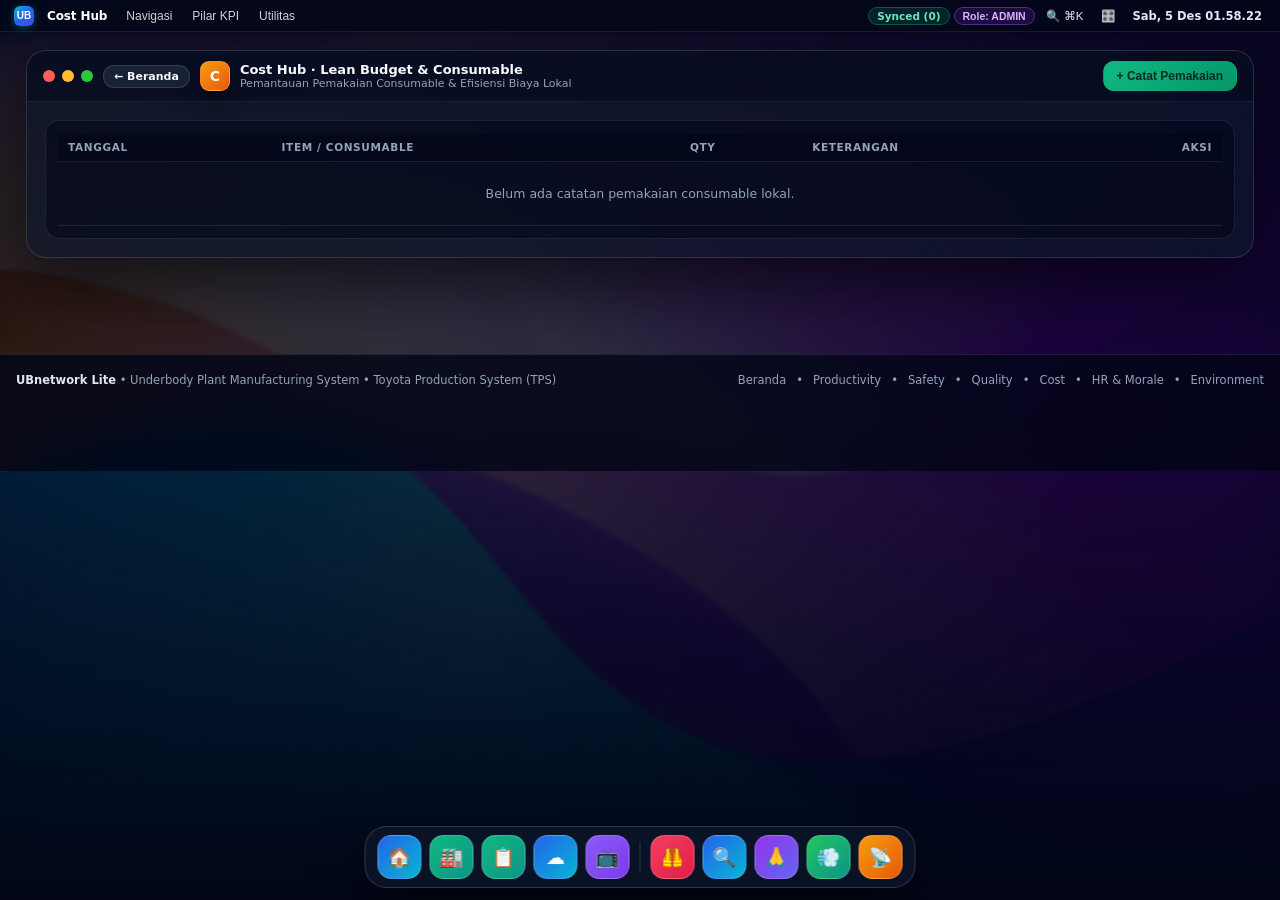
<file: cost.html>
<!doctype html>
<html lang="id">
<head>
  <meta charset="utf-8" />
  <meta name="viewport" content="width=device-width, initial-scale=1" />
  <title>Cost Hub (Lean Budget) | UBnetwork Lite</title>
  <link rel="stylesheet" href="assets/macos.css" />
</head>
<body>
  <main class="desktop-main">
    <section class="mac-window">
      <div class="mac-titlebar">
        <div class="mac-title-left">
          <div class="tl-dots">
            <a href="index.html" class="tl-dot tl-red" title="Kembali ke Beranda"></a>
            <span class="tl-dot tl-yellow"></span>
            <span class="tl-dot tl-green"></span>
          </div>
          <a href="index.html" class="btn" style="padding:4px 10px;font-size:11px">← Beranda</a>
          <div class="icon-box g-amber" style="width:30px;height:30px;border-radius:9px;font-size:14px">C</div>
          <div>
            <div class="mac-win-title">Cost Hub · Lean Budget &amp; Consumable</div>
            <div class="mac-win-sub">Pemantauan Pemakaian Consumable &amp; Efisiensi Biaya Lokal</div>
          </div>
        </div>
        <button id="btnAddC" class="btn btn-emerald" type="button">+ Catat Pemakaian</button>
      </div>
      <div class="mac-win-body">
        <div class="glass-soft" style="padding:12px;overflow-x:auto">
          <table>
            <thead>
              <tr><th>Tanggal</th><th>Item / Consumable</th><th>Qty</th><th>Keterangan</th><th style="text-align:right">Aksi</th></tr>
            </thead>
            <tbody id="cBody"></tbody>
          </table>
        </div>
      </div>
    </section>
  </main>

  <div id="cModal" class="modal-backdrop">
    <div class="modal-card" style="display:grid;gap:10px">
      <div style="display:flex;justify-content:space-between;align-items:center">
        <h3 style="margin:0;font-size:15px;font-weight:800">Catat Pemakaian Consumable</h3>
        <button id="closeC" class="btn" type="button" style="padding:4px 9px">✕</button>
      </div>
      <div class="grid-2">
        <input id="cItem" class="input" placeholder="Nama Item (Tip, Sarung Tangan, dll)" />
        <input id="cQty" class="input mono" type="number" value="1" min="1" />
      </div>
      <input id="cNote" class="input" placeholder="Keterangan / Shift" />
      <div style="display:flex;justify-content:flex-end;gap:8px">
        <button id="cancelC" class="btn" type="button">Batal</button>
        <button id="saveC" class="btn btn-emerald" type="button">Simpan Lokal</button>
      </div>
    </div>
  </div>

  <script src="assets/db.js"></script>
  <script src="assets/macos.js"></script>
  <script>
    (function () {
      MacOS.injectChrome({ title: 'Cost Hub' });
      var KEY = 'ub_lite_cost_v1';
      var modal = document.getElementById('cModal');
      function load() { try { return JSON.parse(localStorage.getItem(KEY) || '[]'); } catch (e) { return []; } }
      function save(arr) { localStorage.setItem(KEY, JSON.stringify(arr)); }

      function render() {
        var rows = load();
        var tb = document.getElementById('cBody');
        if (!rows.length) {
          tb.innerHTML = '<tr><td colspan="5" style="text-align:center;padding:24px;color:var(--muted)">Belum ada catatan pemakaian consumable lokal.</td></tr>';
          return;
        }
        tb.innerHTML = rows.map(function (r, idx) {
          return '<tr><td class="mono">' + r.date + '</td><td style="font-weight:700">' + r.item + '</td><td class="mono">' + r.qty + '</td><td>' + (r.note || '-') + '</td>' +
            '<td style="text-align:right"><button data-i="' + idx + '" class="btn btn-rose del-c" style="padding:4px 8px;font-size:11px" type="button">Hapus</button></td></tr>';
        }).join('');
        tb.querySelectorAll('.del-c').forEach(function (b) {
          b.onclick = function () { var arr = load(); arr.splice(parseInt(b.getAttribute('data-i'), 10), 1); save(arr); render(); };
        });
      }
      document.getElementById('btnAddC').onclick = function () { modal.classList.add('open'); };
      document.getElementById('closeC').onclick = function () { modal.classList.remove('open'); };
      document.getElementById('cancelC').onclick = function () { modal.classList.remove('open'); };
      document.getElementById('saveC').onclick = function () {
        var it = document.getElementById('cItem').value.trim();
        if (!it) { UBL.toast('Nama item wajib diisi.'); return; }
        var arr = load();
        arr.unshift({ date: UBL.wibToday(), item: it, qty: parseInt(document.getElementById('cQty').value, 10) || 1, note: document.getElementById('cNote').value.trim() });
        save(arr); modal.classList.remove('open');
        document.getElementById('cItem').value = '';
        UBL.toast('Catatan cost tersimpan lokal.'); render();
      };
      render();
    })();
  </script>
</body>
</html>
</file>
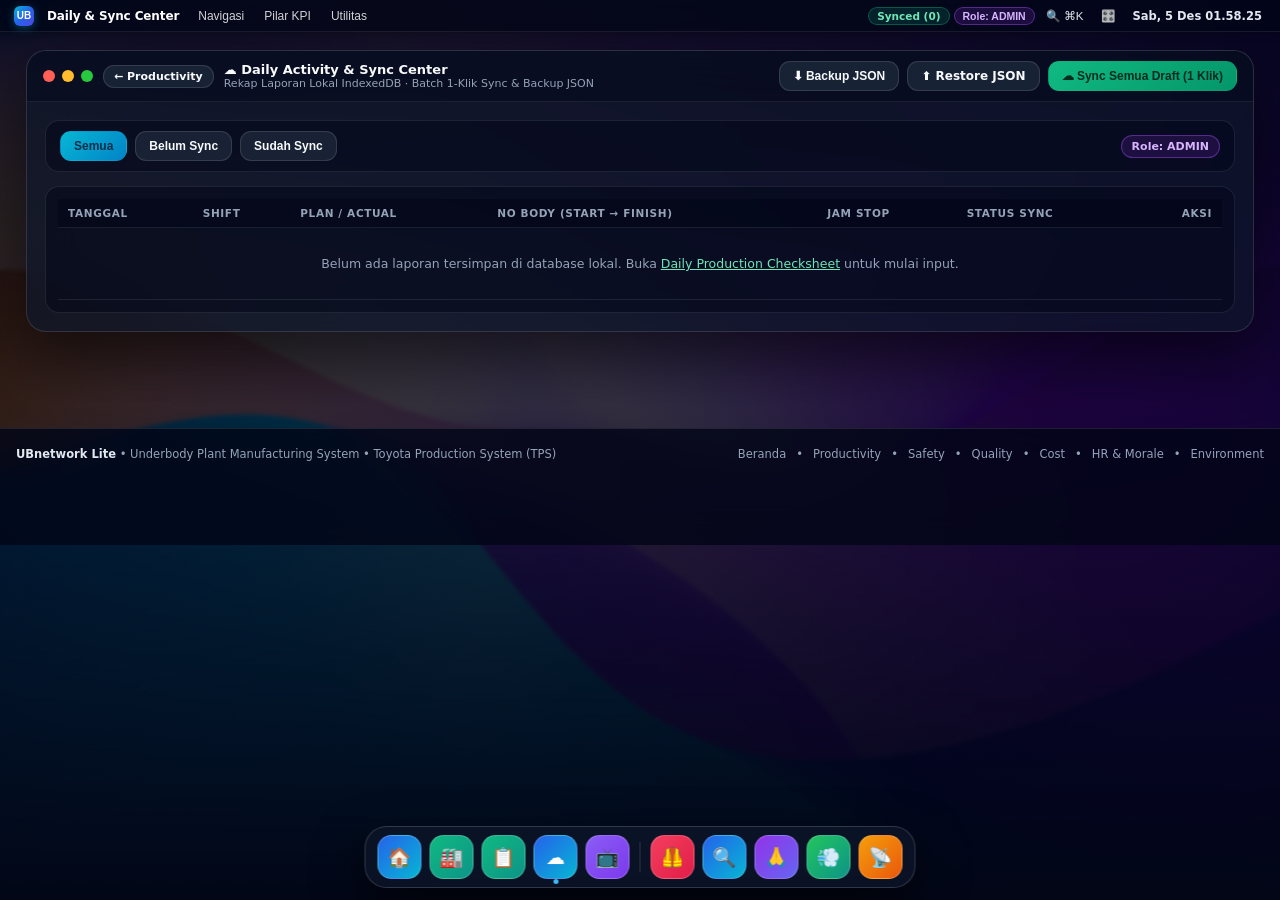
<file: daily.html>
<!doctype html>
<html lang="id">
<head>
  <meta charset="utf-8" />
  <meta name="viewport" content="width=device-width, initial-scale=1" />
  <title>Daily Activity &amp; Sync Center | UBnetwork Lite</title>
  <link rel="stylesheet" href="assets/macos.css" />
</head>
<body>
  <main class="desktop-main">
    <section class="mac-window">
      <div class="mac-titlebar">
        <div class="mac-title-left">
          <div class="tl-dots">
            <a href="productivity.html" class="tl-dot tl-red" title="Kembali ke Productivity Hub"></a>
            <span class="tl-dot tl-yellow"></span>
            <span class="tl-dot tl-green"></span>
          </div>
          <a href="productivity.html" class="btn" style="padding:4px 10px;font-size:11px">← Productivity</a>
          <div>
            <div class="mac-win-title">☁️ Daily Activity &amp; Sync Center</div>
            <div class="mac-win-sub">Rekap Laporan Lokal IndexedDB · Batch 1-Klik Sync &amp; Backup JSON</div>
          </div>
        </div>
        <div style="display:flex;gap:8px;flex-wrap:wrap">
          <button id="btnExport" class="btn" type="button">⬇ Backup JSON</button>
          <label class="btn" style="cursor:pointer">
            ⬆ Restore JSON
            <input id="inpImport" type="file" accept=".json" style="display:none" />
          </label>
          <button id="btnSyncAll" class="btn btn-emerald" type="button">☁ Sync Semua Draft (1 Klik)</button>
        </div>
      </div>

      <div class="mac-win-body" style="display:grid;gap:14px">
        <div class="glass-soft" style="padding:10px 14px;display:flex;justify-content:space-between;align-items:center;gap:10px;flex-wrap:wrap">
          <div style="display:flex;gap:8px;flex-wrap:wrap">
            <button class="btn btn-cyan" data-filter="all" type="button">Semua</button>
            <button class="btn" data-filter="draft" type="button">Belum Sync</button>
            <button class="btn" data-filter="synced" type="button">Sudah Sync</button>
          </div>
          <span id="roleInfo" class="pill pill-purple">Role: -</span>
        </div>

        <div class="glass-soft" style="padding:12px;overflow-x:auto">
          <table>
            <thead>
              <tr>
                <th>Tanggal</th>
                <th>Shift</th>
                <th>Plan / Actual</th>
                <th>No Body (Start → Finish)</th>
                <th>Jam Stop</th>
                <th>Status Sync</th>
                <th style="text-align:right">Aksi</th>
              </tr>
            </thead>
            <tbody id="dailyBody"></tbody>
          </table>
        </div>
      </div>
    </section>
  </main>

  <script src="assets/db.js"></script>
  <script src="assets/macos.js"></script>
  <script>
    (function () {
      var filter = 'all';
      var cfg = null;
      var body = document.getElementById('dailyBody');
      var mac = MacOS.injectChrome({
        title: 'Daily & Sync Center',
        onRoleChanged: function (newRole) {
          if (cfg) cfg.role = newRole;
          document.getElementById('roleInfo').textContent = 'Role: ' + newRole;
          render();
        }
      });

      function render() {
        UBL.listReports().then(function (rows) {
          var shown = rows.filter(function (r) {
            if (filter === 'draft') return r.syncStatus !== 'synced';
            if (filter === 'synced') return r.syncStatus === 'synced';
            return true;
          });
          if (!shown.length) {
            body.innerHTML = '<tr><td colspan="7" style="text-align:center;padding:28px;color:var(--muted)">Belum ada laporan tersimpan di database lokal. Buka <a href="checksheet.html" style="color:#6ee7b7;text-decoration:underline">Daily Production Checksheet</a> untuk mulai input.</td></tr>';
            return;
          }
          body.innerHTML = '';
          shown.forEach(function (r) {
            var tp = 0, ta = 0;
            (r.slots || []).forEach(function (s) {
              tp += Number(s.plan || 0);
              if (s.act !== '' && s.act !== null) ta += Number(s.act || 0);
            });
            var stPill = r.syncStatus === 'synced'
              ? '<span class="pill pill-emerald">✓ Synced</span>'
              : (r.syncStatus === 'failed' ? '<span class="pill pill-rose">⚠ Gagal</span>' : '<span class="pill pill-amber">● Draft Lokal</span>');
            var tr = document.createElement('tr');
            tr.innerHTML =
              '<td class="mono" style="font-weight:800">' + r.tanggal + '</td>' +
              '<td><span class="pill ' + (r.shift === 'RED' ? 'pill-rose' : '') + '">' + r.shift + '</span></td>' +
              '<td class="mono">' + tp + ' / <b style="color:#6ee7b7">' + ta + '</b></td>' +
              '<td class="mono">' + (r.noBodyStart || '-') + ' → ' + (r.noBodyFinish || '-') + '</td>' +
              '<td class="mono">' + (r.jamStopProduksi || '-') + ' WIB</td>' +
              '<td>' + stPill + '</td>' +
              '<td style="text-align:right;white-space:nowrap">' +
                '<a class="btn" style="padding:5px 9px;margin-right:4px" href="checksheet.html?date=' + encodeURIComponent(r.tanggal) + '&shift=' + encodeURIComponent(r.shift) + '">Buka</a>' +
                '<button class="btn btn-emerald btn-sync-one" data-id="' + r.id + '" style="padding:5px 9px;margin-right:4px" type="button">☁ Sync</button>' +
                (cfg.role === 'ADMIN' ? '<button class="btn btn-rose btn-del-one" data-id="' + r.id + '" style="padding:5px 9px" type="button">Hapus</button>' : '') +
              '</td>';
            body.appendChild(tr);
          });

          body.querySelectorAll('.btn-sync-one').forEach(function (b) {
            b.onclick = function () {
              var id = b.getAttribute('data-id');
              b.disabled = true;
              UBL.getReport(id).then(function (rep) {
                if (!rep) return;
                return UBL.syncOneReportToServer(rep).then(function (out) {
                  UBL.toast(out.ok ? ('Sync ' + rep.tanggal + ' (' + rep.shift + ') berhasil!') : 'Sync gagal, data tetap aman di lokal.');
                  mac.refreshStatus();
                  render();
                });
              });
            };
          });

          body.querySelectorAll('.btn-del-one').forEach(function (b) {
            b.onclick = function () {
              var id = b.getAttribute('data-id');
              if (!confirm('Hapus laporan lokal ' + id + '?')) return;
              UBL.deleteReport(id).then(function () {
                UBL.toast('Laporan lokal dihapus.');
                mac.refreshStatus();
                render();
              });
            };
          });
        });
      }

      document.querySelectorAll('[data-filter]').forEach(function (btn) {
        btn.onclick = function () {
          document.querySelectorAll('[data-filter]').forEach(function (x) { x.classList.remove('btn-cyan'); });
          btn.classList.add('btn-cyan');
          filter = btn.getAttribute('data-filter');
          render();
        };
      });

      document.getElementById('btnSyncAll').onclick = function () {
        var btn = document.getElementById('btnSyncAll');
        btn.disabled = true;
        btn.textContent = '⏳ Sinkronisasi...';
        UBL.listReports().then(function (rows) {
          var drafts = rows.filter(function (r) { return r.syncStatus !== 'synced' && UBL.canEditShift(cfg.role, r.shift); });
          if (!drafts.length) {
            UBL.toast('Tidak ada draft yang perlu di-sync.');
            return;
          }
          var okCount = 0;
          return drafts.reduce(function (p, rep) {
            return p.then(function () {
              return UBL.syncOneReportToServer(rep).then(function (out) { if (out.ok) okCount++; });
            });
          }, Promise.resolve()).then(function () {
            UBL.toast('Selesai sync: ' + okCount + '/' + drafts.length + ' laporan terkirim.');
            mac.refreshStatus();
            render();
          });
        }).finally(function () {
          btn.disabled = false;
          btn.textContent = '☁ Sync Semua Draft (1 Klik)';
        });
      };

      document.getElementById('btnExport').onclick = function () {
        UBL.exportBackupJson().then(function (jsonStr) {
          var blob = new Blob([jsonStr], { type: 'application/json' });
          var a = document.createElement('a');
          a.href = URL.createObjectURL(blob);
          a.download = 'ubnetwork-lite-backup-' + UBL.wibToday() + '.json';
          a.click();
          UBL.toast('File backup JSON berhasil diunduh.');
        });
      };

      document.getElementById('inpImport').onchange = function (ev) {
        var file = ev.target.files && ev.target.files[0];
        if (!file) return;
        var reader = new FileReader();
        reader.onload = function () {
          try {
            UBL.importBackupJson(String(reader.result || '')).then(function (count) {
              UBL.toast('Berhasil restore ' + count + ' laporan ke database lokal.');
              mac.refreshStatus();
              render();
            });
          } catch (e) {
            UBL.toast('File JSON tidak valid.');
          }
        };
        reader.readAsText(file);
      };

      UBL.getSettings().then(function (s) {
        cfg = s;
        document.getElementById('roleInfo').textContent = 'Role: ' + (cfg.role || 'ADMIN');
        render();
      });
    })();
  </script>
</body>
</html>
</file>
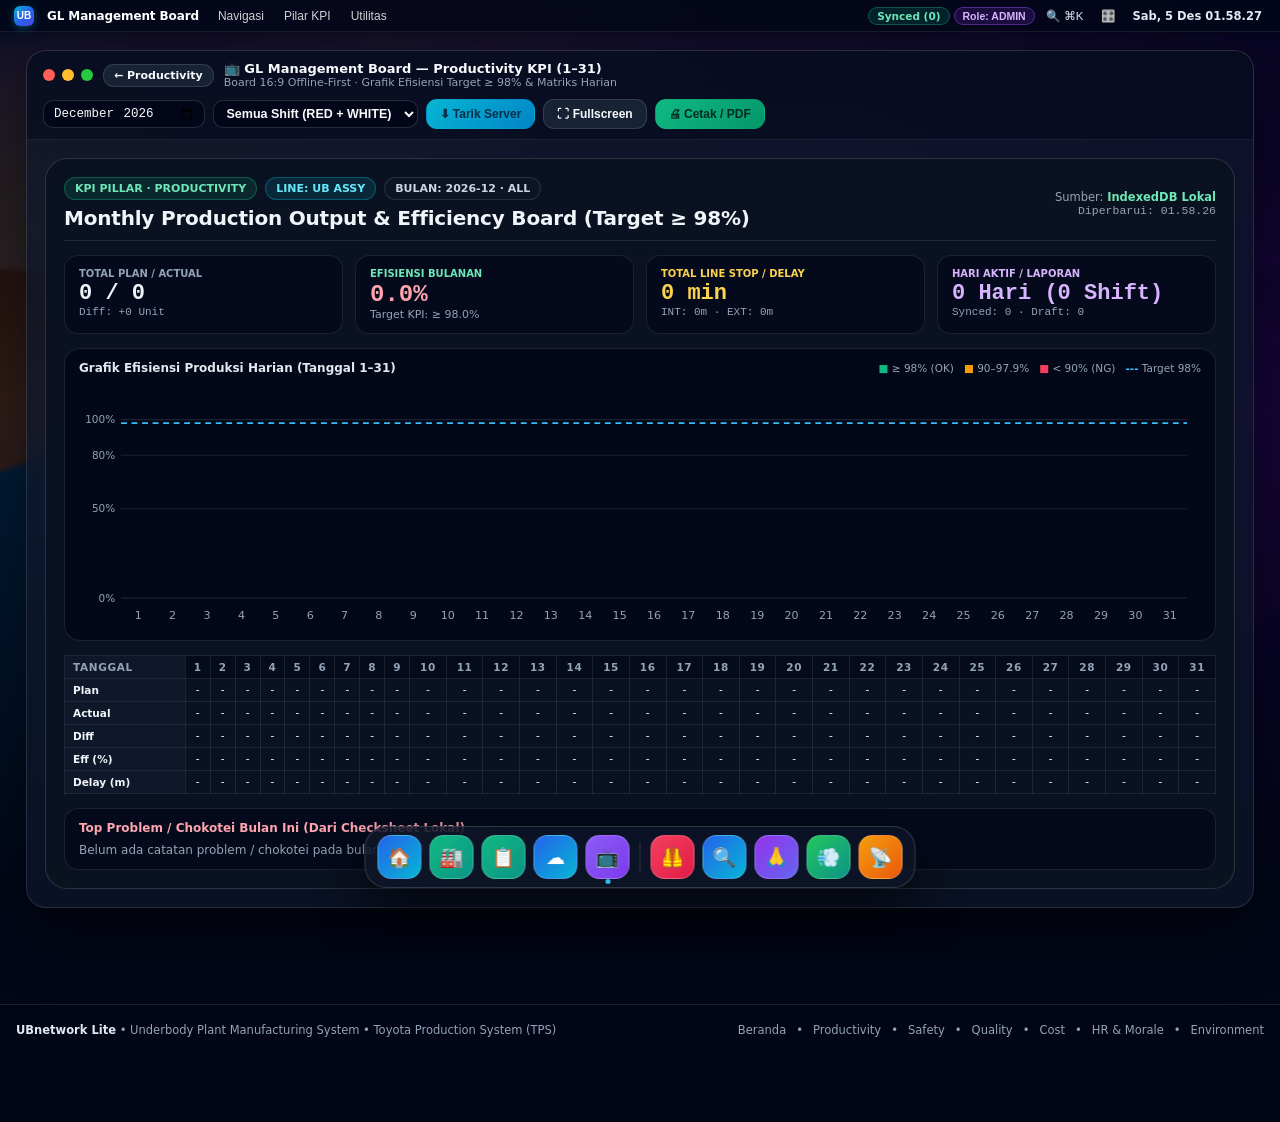
<file: display-kpi.html>
<!doctype html>
<html lang="id">
<head>
  <meta charset="utf-8" />
  <meta name="viewport" content="width=device-width, initial-scale=1" />
  <title>GL Management Board &amp; Display KPI (1-31) | UBnetwork Lite</title>
  <link rel="stylesheet" href="assets/macos.css" />
  <style>
    .board-sheet {
      background: rgba(11, 18, 32, 0.86);
      border: 1px solid rgba(255, 255, 255, 0.14);
      border-radius: 22px;
      padding: 18px;
      display: grid;
      gap: 14px;
      backdrop-filter: blur(20px);
    }
    .chart-wrap {
      background: rgba(2, 6, 23, 0.72);
      border: 1px solid rgba(148, 163, 184, 0.16);
      border-radius: 16px;
      padding: 12px 14px;
      overflow-x: auto;
    }
    .matrix-table th, .matrix-table td {
      padding: 5px 4px;
      text-align: center;
      font-size: 10.5px;
      border: 1px solid rgba(148, 163, 184, 0.14);
    }
    .matrix-table th:first-child, .matrix-table td:first-child {
      text-align: left;
      padding-left: 8px;
      font-weight: 800;
      position: sticky;
      left: 0;
      background: #0f172a;
      min-width: 82px;
    }
    @media print {
      body { background: #fff !important; color: #0f172a !important; }
      .macos-bg, .macos-menubar, .mac-footer, .dock-wrap, .no-print { display: none !important; }
      .desktop-main { max-width: 100% !important; padding: 0 !important; }
      .mac-window, .mac-win-body { background: #fff !important; border: none !important; box-shadow: none !important; padding: 0 !important; }
      .mac-titlebar { display: none !important; }
      .board-sheet, .glass-soft, .chart-wrap {
        background: #fff !important;
        color: #0f172a !important;
        border: 1px solid #cbd5e1 !important;
        box-shadow: none !important;
      }
      .matrix-table th:first-child, .matrix-table td:first-child { background: #f1f5f9 !important; color: #0f172a !important; }
    }
  </style>
</head>
<body>
  <main class="desktop-main">
    <section class="mac-window">
      <div class="mac-titlebar no-print">
        <div class="mac-title-left">
          <div class="tl-dots">
            <a href="productivity.html" class="tl-dot tl-red" title="Kembali ke Productivity Hub"></a>
            <span class="tl-dot tl-yellow"></span>
            <span class="tl-dot tl-green"></span>
          </div>
          <a href="productivity.html" class="btn" style="padding:4px 10px;font-size:11px">← Productivity</a>
          <div>
            <div class="mac-win-title">📺 GL Management Board — Productivity KPI (1–31)</div>
            <div class="mac-win-sub">Board 16:9 Offline-First · Grafik Efisiensi Target ≥ 98% &amp; Matriks Harian</div>
          </div>
        </div>
        <div style="display:flex;gap:8px;flex-wrap:wrap;align-items:center">
          <input id="inpMonth" class="input mono" type="month" style="width:auto;padding:5px 9px" />
          <select id="inpShift" class="select" style="width:auto;padding:5px 9px;font-weight:700">
            <option value="ALL">Semua Shift (RED + WHITE)</option>
            <option value="RED">Shift RED saja</option>
            <option value="WHITE">Shift WHITE saja</option>
          </select>
          <button id="btnPullServer" class="btn btn-cyan" type="button">⬇ Tarik Server</button>
          <button id="btnFullscreen" class="btn" type="button">⛶ Fullscreen</button>
          <button id="btnPrint" class="btn btn-emerald" type="button">🖨 Cetak / PDF</button>
        </div>
      </div>

      <div class="mac-win-body">
        <section class="board-sheet">
          <div style="display:flex;justify-content:space-between;align-items:center;gap:12px;flex-wrap:wrap;border-bottom:1px solid rgba(255,255,255,0.1);padding-bottom:10px">
            <div>
              <div style="display:flex;align-items:center;gap:8px;flex-wrap:wrap">
                <span class="pill pill-emerald">KPI PILLAR · PRODUCTIVITY</span>
                <span id="boardLine" class="pill pill-cyan">LINE: UB ASSY</span>
                <span id="boardPeriod" class="pill">BULAN: -</span>
              </div>
              <h1 style="margin:6px 0 0;font-size:20px;font-weight:900;letter-spacing:-0.01em">
                Monthly Production Output &amp; Efficiency Board (Target ≥ 98%)
              </h1>
            </div>
            <div style="text-align:right;font-size:11.5px;color:var(--muted)">
              <div>Sumber: <b style="color:#6ee7b7">IndexedDB Lokal</b></div>
              <div id="boardUpdated" class="mono">Diperbarui: -</div>
            </div>
          </div>

          <div class="grid-4">
            <div class="glass-soft" style="padding:12px 14px">
              <div style="font-size:10px;color:var(--muted);font-weight:800;text-transform:uppercase">Total Plan / Actual</div>
              <div id="kTotalOut" class="mono" style="font-size:22px;font-weight:900;margin-top:2px">0 / 0</div>
              <div id="kTotalDiff" class="mono" style="font-size:11px;color:var(--muted)">Diff: 0 Unit</div>
            </div>
            <div class="glass-soft" style="padding:12px 14px">
              <div style="font-size:10px;color:#6ee7b7;font-weight:800;text-transform:uppercase">Efisiensi Bulanan</div>
              <div id="kEff" class="mono" style="font-size:24px;font-weight:900;color:#6ee7b7;margin-top:2px">0.0%</div>
              <div style="font-size:11px;color:var(--muted)">Target KPI: ≥ 98.0%</div>
            </div>
            <div class="glass-soft" style="padding:12px 14px">
              <div style="font-size:10px;color:#fcd34d;font-weight:800;text-transform:uppercase">Total Line Stop / Delay</div>
              <div id="kDelay" class="mono" style="font-size:22px;font-weight:900;color:#fcd34d;margin-top:2px">0 min</div>
              <div id="kDelaySplit" class="mono" style="font-size:11px;color:var(--muted)">INT: 0m · EXT: 0m</div>
            </div>
            <div class="glass-soft" style="padding:12px 14px">
              <div style="font-size:10px;color:#d8b4fe;font-weight:800;text-transform:uppercase">Hari Aktif / Laporan</div>
              <div id="kDays" class="mono" style="font-size:22px;font-weight:900;color:#d8b4fe;margin-top:2px">0 Hari</div>
              <div id="kSyncCount" class="mono" style="font-size:11px;color:var(--muted)">Synced: 0 · Draft: 0</div>
            </div>
          </div>

          <div class="chart-wrap">
            <div style="display:flex;justify-content:space-between;align-items:center;margin-bottom:8px;flex-wrap:wrap;gap:8px">
              <div style="font-size:12px;font-weight:800;color:#e2e8f0">Grafik Efisiensi Produksi Harian (Tanggal 1–31)</div>
              <div style="display:flex;gap:10px;font-size:10.5px;color:var(--muted)">
                <span><b style="color:#10b981">■</b> ≥ 98% (OK)</span>
                <span><b style="color:#f59e0b">■</b> 90–97.9%</span>
                <span><b style="color:#f43f5e">■</b> &lt; 90% (NG)</span>
                <span><b style="color:#38bdf8">---</b> Target 98%</span>
              </div>
            </div>
            <svg id="effChart" viewBox="0 0 960 210" style="width:100%;min-width:740px;height:auto;display:block"></svg>
          </div>

          <div style="overflow-x:auto">
            <table class="matrix-table">
              <thead id="matrixHead"></thead>
              <tbody id="matrixBody"></tbody>
            </table>
          </div>

          <div class="glass-soft" style="padding:12px 14px">
            <div style="font-size:12px;font-weight:800;margin-bottom:8px;color:#fda4af">Top Problem / Chokotei Bulan Ini (Dari Checksheet Lokal)</div>
            <div id="topProblems" style="font-size:12px;color:var(--muted)">Belum ada catatan problem pada bulan ini.</div>
          </div>
        </section>
      </div>
    </section>
  </main>

  <script src="assets/db.js"></script>
  <script src="assets/macos.js"></script>
  <script>
    (function () {
      var mac = MacOS.injectChrome({ title: 'GL Management Board' });
      var inpMonth = document.getElementById('inpMonth');
      var inpShift = document.getElementById('inpShift');
      var cfg = null;

      function currentYm() { return UBL.wibToday().slice(0, 7); }

      function aggregateSlotStats(rep) {
        var tp = 0, ta = 0, intD = 0, extD = 0;
        if (Array.isArray(rep.slots) && rep.slots.length) {
          rep.slots.forEach(function (sl) {
            tp += Number(sl.plan || 0);
            if (sl.act !== '' && sl.act !== null && sl.act !== undefined) ta += Number(sl.act || 0);
            var d = Number(sl.delayMin || 0);
            if (sl.category === 'EXT') extD += d; else intD += d;
          });
        } else {
          tp = Number(rep.totalPlan || 0);
          ta = Number(rep.totalAct || 0);
          intD = Number(rep.intDelayMin || 0);
          extD = Number(rep.extDelayMin || 0);
        }
        return { tp: tp, ta: ta, intD: intD, extD: extD };
      }

      function renderChart(daysData) {
        var svg = document.getElementById('effChart');
        var W = 960, H = 210, padL = 36, padR = 12, padT = 16, padB = 26;
        var plotW = W - padL - padR;
        var plotH = H - padT - padB;
        var maxY = 110;
        var out = [];

        [0, 50, 80, 100].forEach(function (v) {
          var y = padT + plotH - (v / maxY) * plotH;
          out.push('<line x1="' + padL + '" y1="' + y.toFixed(1) + '" x2="' + (W - padR) + '" y2="' + y.toFixed(1) + '" stroke="rgba(148,163,184,0.16)" stroke-width="1"/>');
          out.push('<text x="' + (padL - 5) + '" y="' + (y + 3).toFixed(1) + '" fill="#94a3b8" font-size="9" text-anchor="end">' + v + '%</text>');
        });

        var y98 = padT + plotH - (98 / maxY) * plotH;
        out.push('<line x1="' + padL + '" y1="' + y98.toFixed(1) + '" x2="' + (W - padR) + '" y2="' + y98.toFixed(1) + '" stroke="#38bdf8" stroke-width="1.5" stroke-dasharray="5,4"/>');

        var step = plotW / 31;
        var barW = Math.max(12, step - 7);
        for (var d = 1; d <= 31; d++) {
          var info = daysData[d];
          var x = padL + (d - 1) * step + (step - barW) / 2;
          out.push('<text x="' + (x + barW / 2).toFixed(1) + '" y="' + (H - 8) + '" fill="#94a3b8" font-size="9.5" text-anchor="middle">' + d + '</text>');
          if (info && info.tp > 0) {
            var eff = Math.min(110, (info.ta / info.tp) * 100);
            var h = (eff / maxY) * plotH;
            var y = padT + plotH - h;
            var color = eff >= 98 ? '#10b981' : (eff >= 90 ? '#f59e0b' : '#f43f5e');
            out.push('<rect x="' + x.toFixed(1) + '" y="' + y.toFixed(1) + '" width="' + barW.toFixed(1) + '" height="' + Math.max(2, h).toFixed(1) + '" rx="3" fill="' + color + '"/>');
            out.push('<text x="' + (x + barW / 2).toFixed(1) + '" y="' + Math.max(10, y - 3).toFixed(1) + '" fill="#e2e8f0" font-size="8.5" font-weight="700" text-anchor="middle">' + Math.round((info.ta / info.tp) * 100) + '</text>');
          }
        }
        svg.innerHTML = out.join('');
      }

      function renderMatrix(daysData) {
        var head = '<tr><th>Tanggal</th>';
        for (var d = 1; d <= 31; d++) head += '<th>' + d + '</th>';
        head += '</tr>';
        document.getElementById('matrixHead').innerHTML = head;

        var rows = [
          { label: 'Plan', fn: function (x) { return x && x.tp ? x.tp : '-'; } },
          { label: 'Actual', fn: function (x) { return x && x.tp ? '<b style="color:#6ee7b7">' + x.ta + '</b>' : '-'; } },
          { label: 'Diff', fn: function (x) {
            if (!x || !x.tp) return '-';
            var df = x.ta - x.tp;
            return '<span style="color:' + (df < 0 ? '#fda4af' : '#6ee7b7') + '">' + (df >= 0 ? '+' : '') + df + '</span>';
          }},
          { label: 'Eff (%)', fn: function (x) {
            if (!x || !x.tp) return '-';
            var ef = (x.ta / x.tp) * 100;
            var c = ef >= 98 ? '#6ee7b7' : (ef >= 90 ? '#fcd34d' : '#fda4af');
            return '<b style="color:' + c + '">' + ef.toFixed(0) + '%</b>';
          }},
          { label: 'Delay (m)', fn: function (x) { return x && (x.intD + x.extD) > 0 ? '<span style="color:#fcd34d">' + (x.intD + x.extD) + '</span>' : '-'; } }
        ];

        document.getElementById('matrixBody').innerHTML = rows.map(function (r) {
          var tr = '<tr><td>' + r.label + '</td>';
          for (var d = 1; d <= 31; d++) tr += '<td class="mono">' + r.fn(daysData[d]) + '</td>';
          return tr + '</tr>';
        }).join('');
      }

      function renderBoard() {
        var ym = inpMonth.value || currentYm();
        var shFilter = inpShift.value || 'ALL';
        document.getElementById('boardLine').textContent = 'LINE: ' + (cfg.lineName || 'UB ASSY');
        document.getElementById('boardPeriod').textContent = 'BULAN: ' + ym + ' · ' + shFilter;
        document.getElementById('boardUpdated').textContent = 'Diperbarui: ' + new Date().toLocaleTimeString('id-ID');

        UBL.listReports().then(function (all) {
          var list = all.filter(function (r) {
            if (!String(r.tanggal || '').startsWith(ym)) return false;
            if (shFilter !== 'ALL' && r.shift !== shFilter) return false;
            return true;
          });

          var daysData = {};
          var sumPlan = 0, sumAct = 0, sumInt = 0, sumExt = 0;
          var syncedCnt = 0, draftCnt = 0;
          var problems = [];

          list.forEach(function (r) {
            var dayNum = parseInt(String(r.tanggal).slice(8, 10), 10);
            var st = aggregateSlotStats(r);
            sumPlan += st.tp; sumAct += st.ta; sumInt += st.intD; sumExt += st.extD;
            if (r.syncStatus === 'synced') syncedCnt++; else draftCnt++;

            if (!daysData[dayNum]) daysData[dayNum] = { tp: 0, ta: 0, intD: 0, extD: 0 };
            daysData[dayNum].tp += st.tp;
            daysData[dayNum].ta += st.ta;
            daysData[dayNum].intD += st.intD;
            daysData[dayNum].extD += st.extD;

            (r.slots || []).forEach(function (sl) {
              if (sl.problem && String(sl.problem).trim()) {
                problems.push({
                  tanggal: r.tanggal,
                  shift: r.shift,
                  delay: Number(sl.delayMin || 0),
                  cat: sl.category || 'INT',
                  problem: String(sl.problem).trim(),
                  cm: String(sl.countermeasure || '').trim()
                });
              }
            });
          });

          var effPct = sumPlan > 0 ? ((sumAct / sumPlan) * 100).toFixed(1) : '0.0';
          var diff = sumAct - sumPlan;
          document.getElementById('kTotalOut').textContent = sumPlan + ' / ' + sumAct;
          document.getElementById('kTotalDiff').textContent = 'Diff: ' + (diff >= 0 ? '+' : '') + diff + ' Unit';
          var kEff = document.getElementById('kEff');
          kEff.textContent = effPct + '%';
          kEff.style.color = parseFloat(effPct) >= 98 ? '#6ee7b7' : (parseFloat(effPct) >= 90 ? '#fcd34d' : '#fda4af');
          document.getElementById('kDelay').textContent = (sumInt + sumExt) + ' min';
          document.getElementById('kDelaySplit').textContent = 'INT: ' + sumInt + 'm · EXT: ' + sumExt + 'm';
          document.getElementById('kDays').textContent = Object.keys(daysData).length + ' Hari (' + list.length + ' Shift)';
          document.getElementById('kSyncCount').textContent = 'Synced: ' + syncedCnt + ' · Draft: ' + draftCnt;

          renderChart(daysData);
          renderMatrix(daysData);

          problems.sort(function (a, b) { return b.delay - a.delay; });
          var tpEl = document.getElementById('topProblems');
          if (!problems.length) {
            tpEl.innerHTML = 'Belum ada catatan problem / chokotei pada bulan ' + ym + '.';
          } else {
            tpEl.innerHTML = problems.slice(0, 6).map(function (p) {
              return '<div style="display:flex;justify-content:space-between;gap:8px;padding:6px 0;border-bottom:1px solid rgba(148,163,184,0.12)">' +
                '<div><b class="mono" style="color:#e2e8f0">' + p.tanggal + ' (' + p.shift + ')</b> · <span style="color:#fda4af">' + p.problem + '</span>' +
                (p.cm ? ' <span style="color:#6ee7b7">→ ' + p.cm + '</span>' : '') + '</div>' +
                '<span class="pill pill-amber mono">' + p.delay + 'm ' + p.cat + '</span></div>';
            }).join('');
          }
        });
      }

      document.getElementById('btnPullServer').onclick = function () {
        var ym = inpMonth.value || currentYm();
        var btn = document.getElementById('btnPullServer');
        if (!cfg.serverApiUrl) { UBL.toast('URL API Server belum diatur.'); return; }
        btn.disabled = true;
        btn.textContent = '⏳ Menarik...';
        var headers = { 'Accept': 'application/json' };
        if (cfg.apiKey) headers['x-ub-api-key'] = cfg.apiKey;
        fetch(cfg.serverApiUrl.replace(/\?.*$/, '') + '?action=monthly_reports&year_month=' + encodeURIComponent(ym), { headers: headers })
          .then(function (r) { return r.json(); })
          .then(function (j) {
            var rows = Array.isArray(j.data) ? j.data : [];
            if (!rows.length) { UBL.toast('Tidak ada laporan di server untuk bulan ' + ym + '.'); return; }
            return Promise.all(rows.map(function (r) {
              var dt = String(r.tanggal || '').slice(0, 10);
              var sh = String(r.shift || 'RED').toUpperCase();
              var ln = r.line_name || cfg.lineName;
              var id = UBL.makeReportId(dt, sh, ln);
              return UBL.getReport(id).then(function (ex) {
                if (ex && ex.syncStatus !== 'synced') return;
                return UBL.saveReport({
                  id: id, tanggal: dt, shift: sh,
                  session: String(r.template_code || '').toLowerCase().indexOf('malam') >= 0 ? 'night' : 'day',
                  lineName: ln, taktTime: Number(r.takt_time || 2.4), ccrPlan: Number(r.ccr_plan || 0),
                  picName: r.pic_name || '', spvName: r.spv_name || '',
                  noBodyStart: r.no_body_start || '', noBodyFinish: r.no_body_finish || '',
                  jamStopProduksi: r.jam_stop_produksi || '',
                  totalPlan: Number(r.total_plan || 0), totalAct: Number(r.total_act || 0),
                  intDelayMin: Number(r.int_delay_min || 0), extDelayMin: Number(r.ext_delay_min || 0),
                  slots: ex ? ex.slots : [], syncStatus: 'synced'
                });
              });
            })).then(function () {
              UBL.toast('Berhasil tarik ' + rows.length + ' laporan dari server.');
              mac.refreshStatus();
              renderBoard();
            });
          })
          .catch(function (e) { UBL.toast('Gagal tarik data server: ' + e.message); })
          .finally(function () { btn.disabled = false; btn.textContent = '⬇ Tarik Server'; });
      };

      document.getElementById('btnFullscreen').onclick = function () {
        if (!document.fullscreenElement) document.documentElement.requestFullscreen().catch(function () {});
        else document.exitFullscreen().catch(function () {});
      };
      document.getElementById('btnPrint').onclick = function () { window.print(); };

      inpMonth.onchange = renderBoard;
      inpShift.onchange = renderBoard;

      UBL.getSettings().then(function (s) {
        cfg = s;
        inpMonth.value = currentYm();
        renderBoard();
      });
    })();
  </script>
</body>
</html>
</file>
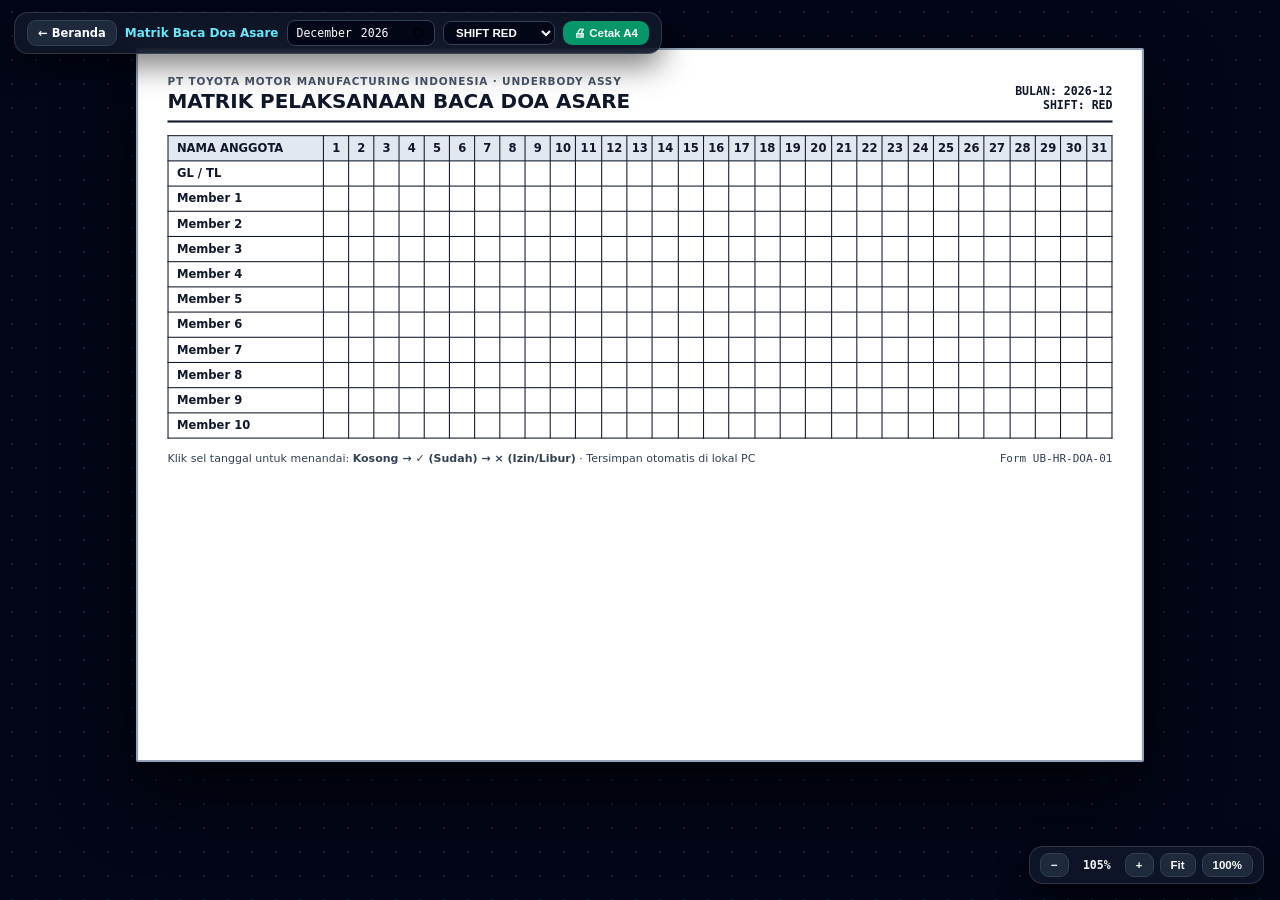
<file: hr.html>
<!doctype html>
<html lang="id">
<head>
  <meta charset="utf-8" />
  <meta name="viewport" content="width=device-width, initial-scale=1" />
  <title>Matrik Baca Doa Asare (i-Reporter Canvas) | UBnetwork Lite</title>
  <style>
    *, *::before, *::after { box-sizing: border-box; }
    html, body {
      margin: 0; padding: 0; height: 100%; width: 100%; overflow: hidden;
      background: #020617; color: #f1f5f9;
      font-family: ui-sans-serif, system-ui, -apple-system, 'Segoe UI', Roboto, Arial, sans-serif;
      user-select: none;
    }
    .mono { font-family: ui-monospace, SFMono-Regular, Menlo, Consolas, monospace; }
    .canvas-wrap {
      position: relative; width: 100vw; height: 100vh; overflow: hidden;
      display: flex; justify-content: center; align-items: flex-start;
      padding: 24px; cursor: grab; touch-action: none; background: #020617;
    }
    .canvas-wrap.panning { cursor: grabbing; }
    .canvas-dots {
      position: absolute; inset: 0; opacity: 0.16; pointer-events: none;
      background-image: radial-gradient(#38bdf8 1px, transparent 1px);
      background-size: 24px 24px;
    }
    #paper {
      width: 960px; min-height: 680px; background: #ffffff; color: #0f172a;
      box-shadow: 0 28px 70px rgba(0, 0, 0, 0.72); border-radius: 2px;
      padding: 24px 28px; border: 2px solid #94a3b8; flex-shrink: 0;
      transform-origin: top center; transition: transform 0.08s ease-out;
    }
    .canvas-wrap.panning #paper { transition: none; }
    table { width: 100%; border-collapse: collapse; font-size: 11px; }
    th, td { border: 1px solid #0f172a; padding: 5px 4px; text-align: center; }
    th { background: #e2e8f0; font-weight: 800; }
    .cell-tap { cursor: pointer; font-weight: 800; transition: background 0.12s; }
    .cell-tap:hover { background: #e0f2fe; }
    .cell-ok { background: #dcfce7; color: #166534; }
    .cell-skip { background: #fee2e2; color: #991b1b; }

    /* Floating HUDs */
    .hud-top {
      position: fixed; top: 12px; left: 14px; z-index: 40;
      display: flex; align-items: center; gap: 8px; flex-wrap: wrap;
      background: rgba(15, 23, 42, 0.88); backdrop-filter: blur(16px);
      border: 1px solid rgba(255,255,255,0.14); border-radius: 14px; padding: 7px 12px;
      box-shadow: 0 12px 30px rgba(0,0,0,0.5);
    }
    .hud-btn {
      padding: 5px 10px; border-radius: 9px; border: 1px solid #334155;
      background: #1e293b; color: #f8fafc; font-size: 11.5px; font-weight: 700; cursor: pointer;
      text-decoration: none;
    }
    .hud-btn:hover { background: #334155; }
    .hud-btn.emerald { background: #059669; border-color: transparent; }

    .hud-zoom {
      position: fixed; bottom: 16px; right: 16px; z-index: 40;
      display: flex; align-items: center; gap: 6px;
      background: rgba(15, 23, 42, 0.9); backdrop-filter: blur(16px);
      border: 1px solid rgba(255,255,255,0.14); border-radius: 14px; padding: 6px 10px;
      box-shadow: 0 12px 30px rgba(0,0,0,0.55);
    }

    @page { size: A4 landscape; margin: 5mm; }
    @media print {
      html, body, .canvas-wrap { background: #fff !important; overflow: visible !important; height: auto !important; padding: 0 !important; }
      .no-print, .canvas-dots, .hud-top, .hud-zoom { display: none !important; }
      #paper { transform: none !important; box-shadow: none !important; border: 2px solid #000 !important; width: 100% !important; margin: 0 !important; }
    }
  </style>
</head>
<body>
  <!-- Floating Top HUD -->
  <div class="hud-top no-print">
    <a href="index.html" class="hud-btn">← Beranda</a>
    <span style="font-size:12px;font-weight:800;color:#67e8f9">Matrik Baca Doa Asare</span>
    <input id="inpMonth" type="month" class="mono" style="background:#020617;border:1px solid #334155;color:#fff;border-radius:8px;padding:4px 8px;font-size:11.5px" />
    <select id="inpShift" style="background:#020617;border:1px solid #334155;color:#fff;border-radius:8px;padding:4px 8px;font-size:11.5px;font-weight:700">
      <option value="RED">SHIFT RED</option>
      <option value="WHITE">SHIFT WHITE</option>
    </select>
    <button id="btnPrint" class="hud-btn emerald" type="button">🖨 Cetak A4</button>
  </div>

  <!-- Floating Zoom HUD -->
  <div class="hud-zoom no-print">
    <button id="zOut" class="hud-btn" type="button">−</button>
    <span id="zPct" class="mono" style="font-size:11.5px;font-weight:800;min-width:44px;text-align:center">100%</span>
    <button id="zIn" class="hud-btn" type="button">+</button>
    <button id="zFit" class="hud-btn" type="button">Fit</button>
    <button id="z100" class="hud-btn" type="button">100%</button>
  </div>

  <!-- i-Reporter Canvas -->
  <div id="canvasWrap" class="canvas-wrap">
    <div class="canvas-dots no-print"></div>
    <div id="paper">
      <div style="display:flex;justify-content:space-between;align-items:flex-end;border-bottom:2px solid #0f172a;padding-bottom:8px;margin-bottom:12px">
        <div>
          <div style="font-size:10px;font-weight:800;letter-spacing:0.08em;color:#475569">PT TOYOTA MOTOR MANUFACTURING INDONESIA · UNDERBODY ASSY</div>
          <h1 style="margin:2px 0 0;font-size:19px;font-weight:900">MATRIK PELAKSANAAN BACA DOA ASARE</h1>
        </div>
        <div style="text-align:right;font-size:11px;font-weight:700" class="mono">
          <div>BULAN: <span id="pMonth">-</span></div>
          <div>SHIFT: <span id="pShift">RED</span></div>
        </div>
      </div>

      <table>
        <thead id="mHead"></thead>
        <tbody id="mBody"></tbody>
      </table>

      <div style="margin-top:12px;display:flex;justify-content:space-between;font-size:10.5px;color:#334155">
        <span>Klik sel tanggal untuk menandai: <b>Kosong → ✓ (Sudah) → × (Izin/Libur)</b> · Tersimpan otomatis di lokal PC</span>
        <span class="mono">Form UB-HR-DOA-01</span>
      </div>
    </div>
  </div>

  <script src="assets/db.js"></script>
  <script>
    (function () {
      var KEY = 'ub_lite_bacadoa_v1';
      var MEMBERS = ['GL / TL', 'Member 1', 'Member 2', 'Member 3', 'Member 4', 'Member 5', 'Member 6', 'Member 7', 'Member 8', 'Member 9', 'Member 10'];
      var inpMonth = document.getElementById('inpMonth');
      var inpShift = document.getElementById('inpShift');
      inpMonth.value = UBL.wibToday().slice(0, 7);

      function loadAll() { try { return JSON.parse(localStorage.getItem(KEY) || '{}'); } catch (e) { return {}; } }
      function saveAll(d) { localStorage.setItem(KEY, JSON.stringify(d)); }

      function renderMatrix() {
        var ym = inpMonth.value;
        var sh = inpShift.value;
        document.getElementById('pMonth').textContent = ym;
        document.getElementById('pShift').textContent = sh;
        var db = loadAll();
        var key = ym + '_' + sh;
        var cur = db[key] || {};

        var head = '<tr><th style="min-width:110px;text-align:left;padding-left:8px">NAMA ANGGOTA</th>';
        for (var d = 1; d <= 31; d++) head += '<th style="width:24px">' + d + '</th>';
        head += '</tr>';
        document.getElementById('mHead').innerHTML = head;

        document.getElementById('mBody').innerHTML = MEMBERS.map(function (name, rIdx) {
          var tr = '<tr><td style="text-align:left;padding-left:8px;font-weight:700">' + name + '</td>';
          for (var d = 1; d <= 31; d++) {
            var ck = rIdx + '_' + d;
            var val = cur[ck] || '';
            var cls = val === '✓' ? 'cell-ok' : (val === '×' ? 'cell-skip' : '');
            tr += '<td class="cell-tap ' + cls + '" data-ck="' + ck + '">' + val + '</td>';
          }
          return tr + '</tr>';
        }).join('');

        document.querySelectorAll('.cell-tap').forEach(function (td) {
          td.onclick = function () {
            var ck = td.getAttribute('data-ck');
            var all = loadAll();
            if (!all[key]) all[key] = {};
            var curV = all[key][ck] || '';
            all[key][ck] = curV === '' ? '✓' : (curV === '✓' ? '×' : '');
            saveAll(all);
            renderMatrix();
          };
        });
      }

      // Pan & Zoom i-Reporter Canvas
      var wrap = document.getElementById('canvasWrap');
      var paper = document.getElementById('paper');
      var scale = 1, panX = 0, panY = 20;
      var dragging = false, sx = 0, sy = 0, ox = 0, oy = 0;

      function applyTx() {
        paper.style.transform = 'translate(' + panX + 'px, ' + panY + 'px) scale(' + scale + ')';
        document.getElementById('zPct').textContent = Math.round(scale * 100) + '%';
      }
      function fitPaper() {
        scale = Math.min(1.05, Math.max(0.35, (window.innerWidth - 48) / 960));
        panX = 0; panY = 24;
        applyTx();
      }

      wrap.addEventListener('pointerdown', function (e) {
        if (e.target.closest('.cell-tap')) return;
        dragging = true; wrap.classList.add('panning');
        sx = e.clientX; sy = e.clientY; ox = panX; oy = panY;
      });
      window.addEventListener('pointermove', function (e) {
        if (!dragging) return;
        panX = ox + (e.clientX - sx);
        panY = oy + (e.clientY - sy);
        applyTx();
      });
      window.addEventListener('pointerup', function () { dragging = false; wrap.classList.remove('panning'); });

      wrap.addEventListener('wheel', function (e) {
        if (e.ctrlKey) {
          e.preventDefault();
          scale = Math.min(2, Math.max(0.35, scale + (e.deltaY < 0 ? 0.08 : -0.08)));
        } else {
          panY -= e.deltaY * 0.7;
          panX -= e.deltaX * 0.7;
        }
        applyTx();
      }, { passive: false });

      document.getElementById('zIn').onclick = function () { scale = Math.min(2, scale + 0.1); applyTx(); };
      document.getElementById('zOut').onclick = function () { scale = Math.max(0.35, scale - 0.1); applyTx(); };
      document.getElementById('zFit').onclick = fitPaper;
      document.getElementById('z100').onclick = function () { scale = 1; panX = 0; panY = 24; applyTx(); };
      document.getElementById('btnPrint').onclick = function () { window.print(); };

      inpMonth.onchange = renderMatrix;
      inpShift.onchange = renderMatrix;
      renderMatrix();
      fitPaper();
    })();
  </script>
</body>
</html>
</file>
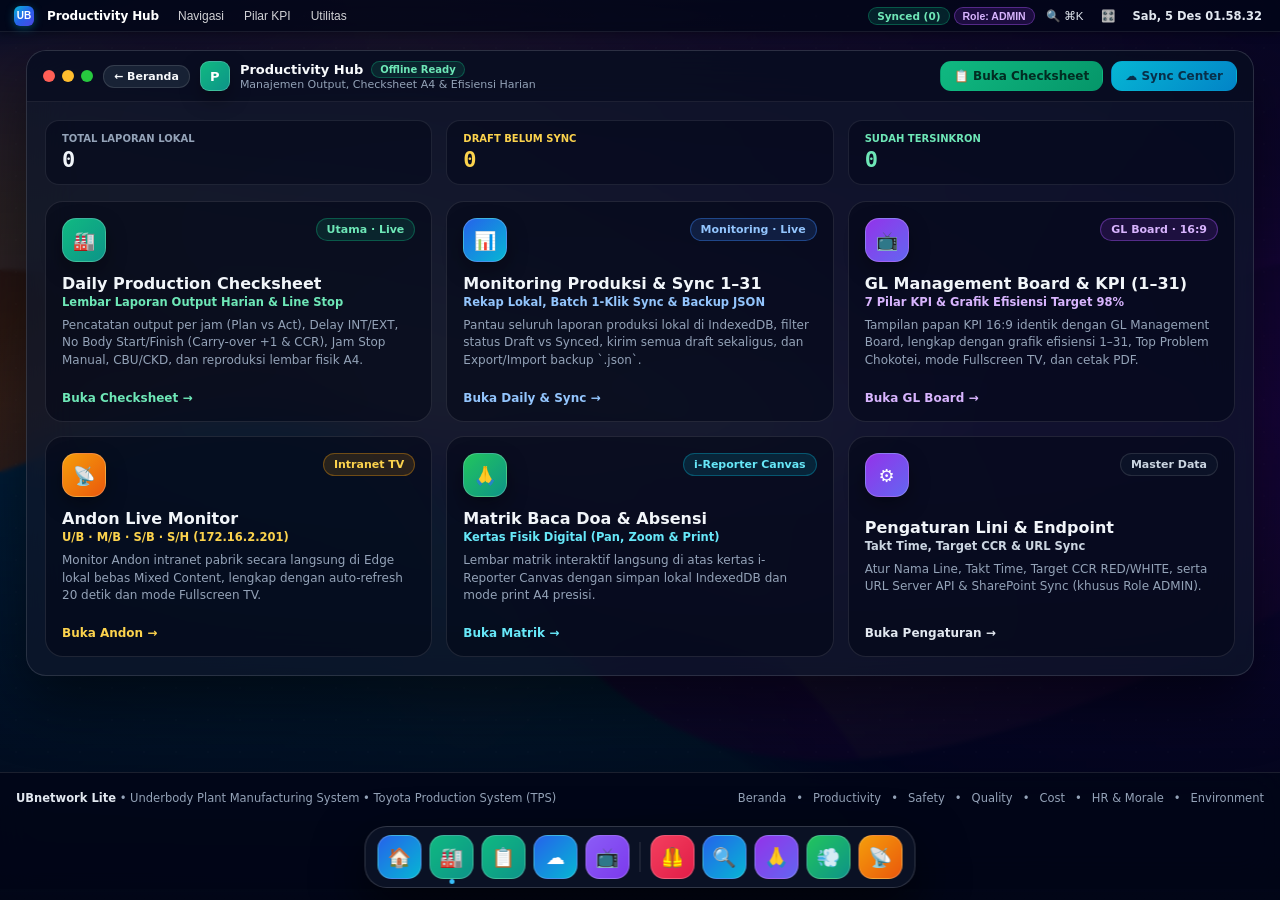
<file: productivity.html>
<!doctype html>
<html lang="id">
<head>
  <meta charset="utf-8" />
  <meta name="viewport" content="width=device-width, initial-scale=1" />
  <title>Productivity Hub | UBnetwork Lite</title>
  <link rel="stylesheet" href="assets/macos.css" />
</head>
<body>
  <main class="desktop-main">
    <section class="mac-window">
      <div class="mac-titlebar">
        <div class="mac-title-left">
          <div class="tl-dots">
            <a href="index.html" class="tl-dot tl-red" title="Tutup &amp; Kembali ke Beranda"></a>
            <span class="tl-dot tl-yellow"></span>
            <span class="tl-dot tl-green"></span>
          </div>
          <a href="index.html" class="btn" style="padding:4px 10px;font-size:11px">← Beranda</a>
          <div class="icon-box g-emerald" style="width:30px;height:30px;border-radius:9px;font-size:13px">P</div>
          <div>
            <div class="mac-win-title">Productivity Hub <span class="pill pill-emerald" style="font-size:10px;padding:2px 8px">Offline Ready</span></div>
            <div class="mac-win-sub">Manajemen Output, Checksheet A4 &amp; Efisiensi Harian</div>
          </div>
        </div>
        <div style="display:flex;gap:8px;flex-wrap:wrap">
          <a href="checksheet.html" class="btn btn-emerald">📋 Buka Checksheet</a>
          <a href="daily.html" class="btn btn-cyan">☁ Sync Center</a>
        </div>
      </div>

      <div class="mac-win-body" style="display:grid;gap:16px">
        <!-- Summary Stats -->
        <div class="grid-3">
          <div class="glass-soft" style="padding:12px 16px">
            <div style="font-size:10px;color:var(--muted);font-weight:800;text-transform:uppercase">Total Laporan Lokal</div>
            <div id="statTotal" class="mono" style="font-size:22px;font-weight:900;margin-top:3px">0</div>
          </div>
          <div class="glass-soft" style="padding:12px 16px">
            <div style="font-size:10px;color:#fcd34d;font-weight:800;text-transform:uppercase">Draft Belum Sync</div>
            <div id="statDraft" class="mono" style="font-size:22px;font-weight:900;color:#fcd34d;margin-top:3px">0</div>
          </div>
          <div class="glass-soft" style="padding:12px 16px">
            <div style="font-size:10px;color:#6ee7b7;font-weight:800;text-transform:uppercase">Sudah Tersinkron</div>
            <div id="statSynced" class="mono" style="font-size:22px;font-weight:900;color:#6ee7b7;margin-top:3px">0</div>
          </div>
        </div>

        <!-- Productivity Apps Grid -->
        <div class="grid-3">
          <a href="checksheet.html" class="hub-card">
            <div style="display:flex;justify-content:space-between;align-items:flex-start;margin-bottom:12px">
              <div class="icon-box g-emerald">🏭</div>
              <span class="pill pill-emerald">Utama · Live</span>
            </div>
            <div>
              <div style="font-size:16px;font-weight:800">Daily Production Checksheet</div>
              <div style="font-size:11.5px;color:#6ee7b7;font-weight:700;margin-top:2px">Lembar Laporan Output Harian &amp; Line Stop</div>
              <p style="font-size:12px;color:var(--muted);margin-top:8px;line-height:1.45">
                Pencatatan output per jam (Plan vs Act), Delay INT/EXT, No Body Start/Finish (Carry-over +1 &amp; CCR), Jam Stop Manual, CBU/CKD, dan reproduksi lembar fisik A4.
              </p>
            </div>
            <div style="margin-top:10px;font-size:12px;font-weight:800;color:#6ee7b7">Buka Checksheet →</div>
          </a>

          <a href="daily.html" class="hub-card">
            <div style="display:flex;justify-content:space-between;align-items:flex-start;margin-bottom:12px">
              <div class="icon-box g-blue">📊</div>
              <span class="pill pill-blue">Monitoring · Live</span>
            </div>
            <div>
              <div style="font-size:16px;font-weight:800">Monitoring Produksi &amp; Sync 1–31</div>
              <div style="font-size:11.5px;color:#93c5fd;font-weight:700;margin-top:2px">Rekap Lokal, Batch 1-Klik Sync &amp; Backup JSON</div>
              <p style="font-size:12px;color:var(--muted);margin-top:8px;line-height:1.45">
                Pantau seluruh laporan produksi lokal di IndexedDB, filter status Draft vs Synced, kirim semua draft sekaligus, dan Export/Import backup `.json`.
              </p>
            </div>
            <div style="margin-top:10px;font-size:12px;font-weight:800;color:#93c5fd">Buka Daily &amp; Sync →</div>
          </a>

          <a href="display-kpi.html" class="hub-card">
            <div style="display:flex;justify-content:space-between;align-items:flex-start;margin-bottom:12px">
              <div class="icon-box g-purple">📺</div>
              <span class="pill pill-purple">GL Board · 16:9</span>
            </div>
            <div>
              <div style="font-size:16px;font-weight:800">GL Management Board &amp; KPI (1–31)</div>
              <div style="font-size:11.5px;color:#d8b4fe;font-weight:700;margin-top:2px">7 Pilar KPI &amp; Grafik Efisiensi Target 98%</div>
              <p style="font-size:12px;color:var(--muted);margin-top:8px;line-height:1.45">
                Tampilan papan KPI 16:9 identik dengan GL Management Board, lengkap dengan grafik efisiensi 1–31, Top Problem Chokotei, mode Fullscreen TV, dan cetak PDF.
              </p>
            </div>
            <div style="margin-top:10px;font-size:12px;font-weight:800;color:#d8b4fe">Buka GL Board →</div>
          </a>

          <a href="andon.html" class="hub-card">
            <div style="display:flex;justify-content:space-between;align-items:flex-start;margin-bottom:12px">
              <div class="icon-box g-amber">📡</div>
              <span class="pill pill-amber">Intranet TV</span>
            </div>
            <div>
              <div style="font-size:16px;font-weight:800">Andon Live Monitor</div>
              <div style="font-size:11.5px;color:#fcd34d;font-weight:700;margin-top:2px">U/B · M/B · S/B · S/H (172.16.2.201)</div>
              <p style="font-size:12px;color:var(--muted);margin-top:8px;line-height:1.45">
                Monitor Andon intranet pabrik secara langsung di Edge lokal bebas Mixed Content, lengkap dengan auto-refresh 20 detik dan mode Fullscreen TV.
              </p>
            </div>
            <div style="margin-top:10px;font-size:12px;font-weight:800;color:#fcd34d">Buka Andon →</div>
          </a>

          <a href="hr.html" class="hub-card">
            <div style="display:flex;justify-content:space-between;align-items:flex-start;margin-bottom:12px">
              <div class="icon-box g-teal">🙏</div>
              <span class="pill pill-cyan">i-Reporter Canvas</span>
            </div>
            <div>
              <div style="font-size:16px;font-weight:800">Matrik Baca Doa &amp; Absensi</div>
              <div style="font-size:11.5px;color:#67e8f9;font-weight:700;margin-top:2px">Kertas Fisik Digital (Pan, Zoom &amp; Print)</div>
              <p style="font-size:12px;color:var(--muted);margin-top:8px;line-height:1.45">
                Lembar matrik interaktif langsung di atas kertas i-Reporter Canvas dengan simpan lokal IndexedDB dan mode print A4 presisi.
              </p>
            </div>
            <div style="margin-top:10px;font-size:12px;font-weight:800;color:#67e8f9">Buka Matrik →</div>
          </a>

          <div class="hub-card" id="openCfgCard">
            <div style="display:flex;justify-content:space-between;align-items:flex-start;margin-bottom:12px">
              <div class="icon-box g-purple">⚙️</div>
              <span class="pill">Master Data</span>
            </div>
            <div>
              <div style="font-size:16px;font-weight:800">Pengaturan Lini &amp; Endpoint</div>
              <div style="font-size:11.5px;color:#cbd5e1;font-weight:700;margin-top:2px">Takt Time, Target CCR &amp; URL Sync</div>
              <p style="font-size:12px;color:var(--muted);margin-top:8px;line-height:1.45">
                Atur Nama Line, Takt Time, Target CCR RED/WHITE, serta URL Server API &amp; SharePoint Sync (khusus Role ADMIN).
              </p>
            </div>
            <div style="margin-top:10px;font-size:12px;font-weight:800;color:#e2e8f0">Buka Pengaturan →</div>
          </div>
        </div>
      </div>
    </section>
  </main>

  <script src="assets/db.js"></script>
  <script src="assets/macos.js"></script>
  <script>
    (function () {
      var mac = MacOS.injectChrome({ title: 'Productivity Hub' });
      document.getElementById('openCfgCard').addEventListener('click', function () {
        mac.openSettings();
      });
      UBL.listReports().then(function (rows) {
        var synced = rows.filter(function (r) { return r.syncStatus === 'synced'; }).length;
        document.getElementById('statTotal').textContent = rows.length;
        document.getElementById('statDraft').textContent = rows.length - synced;
        document.getElementById('statSynced').textContent = synced;
      });
    })();
  </script>
</body>
</html>
</file>
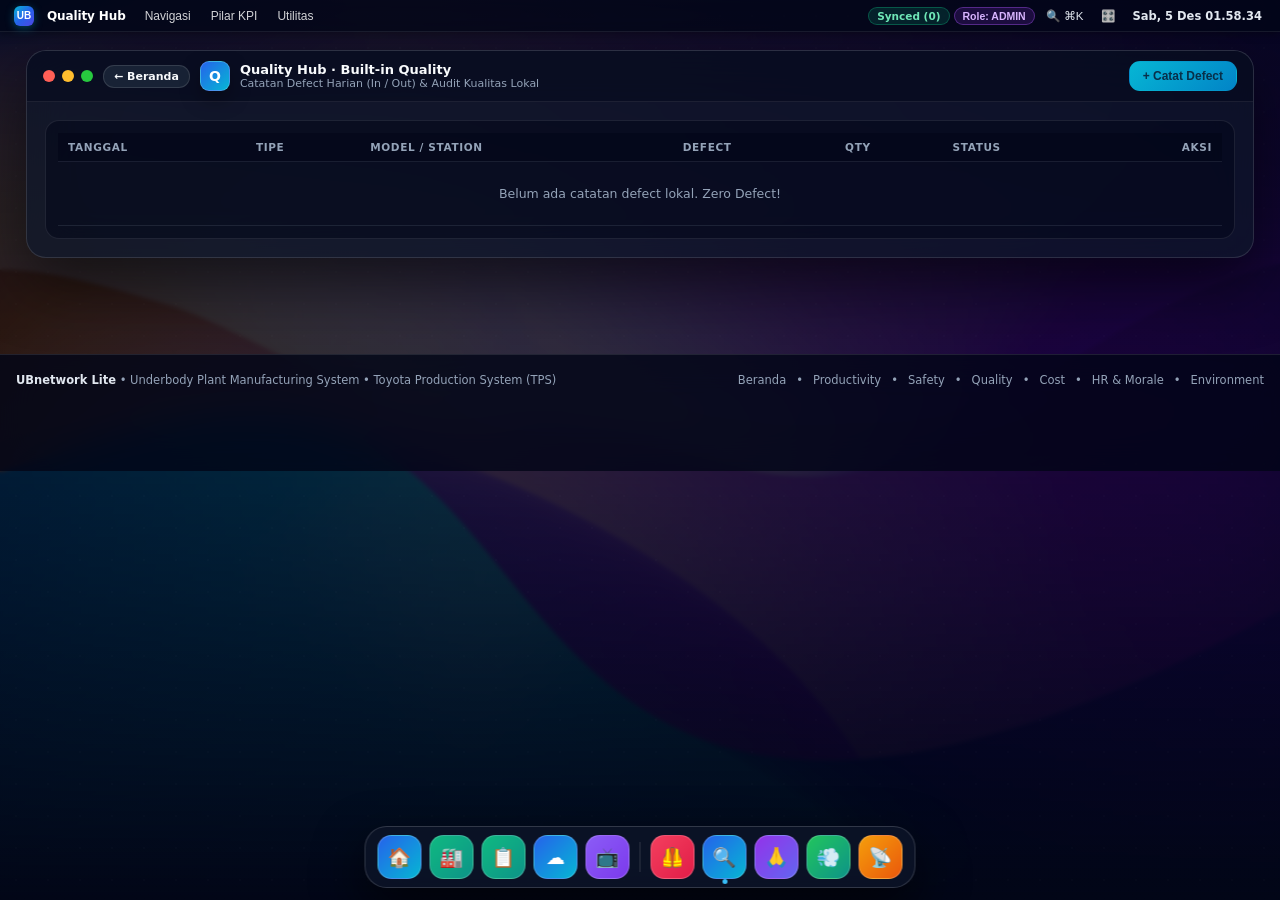
<file: quality.html>
<!doctype html>
<html lang="id">
<head>
  <meta charset="utf-8" />
  <meta name="viewport" content="width=device-width, initial-scale=1" />
  <title>Quality Hub (Built-in Quality) | UBnetwork Lite</title>
  <link rel="stylesheet" href="assets/macos.css" />
</head>
<body>
  <main class="desktop-main">
    <section class="mac-window">
      <div class="mac-titlebar">
        <div class="mac-title-left">
          <div class="tl-dots">
            <a href="index.html" class="tl-dot tl-red" title="Kembali ke Beranda"></a>
            <span class="tl-dot tl-yellow"></span>
            <span class="tl-dot tl-green"></span>
          </div>
          <a href="index.html" class="btn" style="padding:4px 10px;font-size:11px">← Beranda</a>
          <div class="icon-box g-blue" style="width:30px;height:30px;border-radius:9px;font-size:14px">Q</div>
          <div>
            <div class="mac-win-title">Quality Hub · Built-in Quality</div>
            <div class="mac-win-sub">Catatan Defect Harian (In / Out) &amp; Audit Kualitas Lokal</div>
          </div>
        </div>
        <button id="btnAddQ" class="btn btn-cyan" type="button">+ Catat Defect</button>
      </div>
      <div class="mac-win-body" style="display:grid;gap:14px">
        <div class="glass-soft" style="padding:12px;overflow-x:auto">
          <table>
            <thead>
              <tr><th>Tanggal</th><th>Tipe</th><th>Model / Station</th><th>Defect</th><th>Qty</th><th>Status</th><th style="text-align:right">Aksi</th></tr>
            </thead>
            <tbody id="qBody"></tbody>
          </table>
        </div>
      </div>
    </section>
  </main>

  <div id="qModal" class="modal-backdrop">
    <div class="modal-card" style="display:grid;gap:10px">
      <div style="display:flex;justify-content:space-between;align-items:center">
        <h3 style="margin:0;font-size:15px;font-weight:800">Catat Defect Quality</h3>
        <button id="closeQ" class="btn" type="button" style="padding:4px 9px">✕</button>
      </div>
      <div class="grid-3">
        <select id="qType" class="select"><option value="IN-LINE">IN-LINE</option><option value="OUT-LINE">OUT-LINE</option></select>
        <input id="qStation" class="input" placeholder="Station / Model" />
        <input id="qQty" class="input mono" type="number" value="1" min="1" />
      </div>
      <textarea id="qDefect" class="textarea" rows="2" placeholder="Nama defect (mis. Spatter, Missing Bolt, Gap)..."></textarea>
      <div style="display:flex;justify-content:flex-end;gap:8px">
        <button id="cancelQ" class="btn" type="button">Batal</button>
        <button id="saveQ" class="btn btn-cyan" type="button">Simpan Lokal</button>
      </div>
    </div>
  </div>

  <script src="assets/db.js"></script>
  <script src="assets/macos.js"></script>
  <script>
    (function () {
      MacOS.injectChrome({ title: 'Quality Hub' });
      var KEY = 'ub_lite_quality_v1';
      var modal = document.getElementById('qModal');
      function load() { try { return JSON.parse(localStorage.getItem(KEY) || '[]'); } catch (e) { return []; } }
      function save(arr) { localStorage.setItem(KEY, JSON.stringify(arr)); }

      function render() {
        var rows = load();
        var tb = document.getElementById('qBody');
        if (!rows.length) {
          tb.innerHTML = '<tr><td colspan="7" style="text-align:center;padding:24px;color:var(--muted)">Belum ada catatan defect lokal. Zero Defect!</td></tr>';
          return;
        }
        tb.innerHTML = rows.map(function (r, idx) {
          return '<tr>' +
            '<td class="mono">' + r.date + '</td>' +
            '<td><span class="pill pill-blue">' + r.type + '</span></td>' +
            '<td>' + (r.station || '-') + '</td>' +
            '<td>' + r.defect + '</td>' +
            '<td class="mono">' + r.qty + '</td>' +
            '<td><span class="pill ' + (r.status === 'OK' ? 'pill-emerald' : 'pill-amber') + '">' + r.status + '</span></td>' +
            '<td style="text-align:right"><button data-i="' + idx + '" class="btn btn-rose del-q" style="padding:4px 8px;font-size:11px" type="button">Hapus</button></td>' +
          '</tr>';
        }).join('');
        tb.querySelectorAll('.del-q').forEach(function (b) {
          b.onclick = function () {
            var arr = load(); arr.splice(parseInt(b.getAttribute('data-i'), 10), 1); save(arr); render();
          };
        });
      }
      document.getElementById('btnAddQ').onclick = function () { modal.classList.add('open'); };
      document.getElementById('closeQ').onclick = function () { modal.classList.remove('open'); };
      document.getElementById('cancelQ').onclick = function () { modal.classList.remove('open'); };
      document.getElementById('saveQ').onclick = function () {
        var df = document.getElementById('qDefect').value.trim();
        if (!df) { UBL.toast('Nama defect wajib diisi.'); return; }
        var arr = load();
        arr.unshift({
          date: UBL.wibToday(),
          type: document.getElementById('qType').value,
          station: document.getElementById('qStation').value.trim(),
          qty: parseInt(document.getElementById('qQty').value, 10) || 1,
          defect: df,
          status: 'OPEN'
        });
        save(arr); modal.classList.remove('open');
        document.getElementById('qDefect').value = '';
        UBL.toast('Catatan defect tersimpan lokal.'); render();
      };
      render();
    })();
  </script>
</body>
</html>
</file>
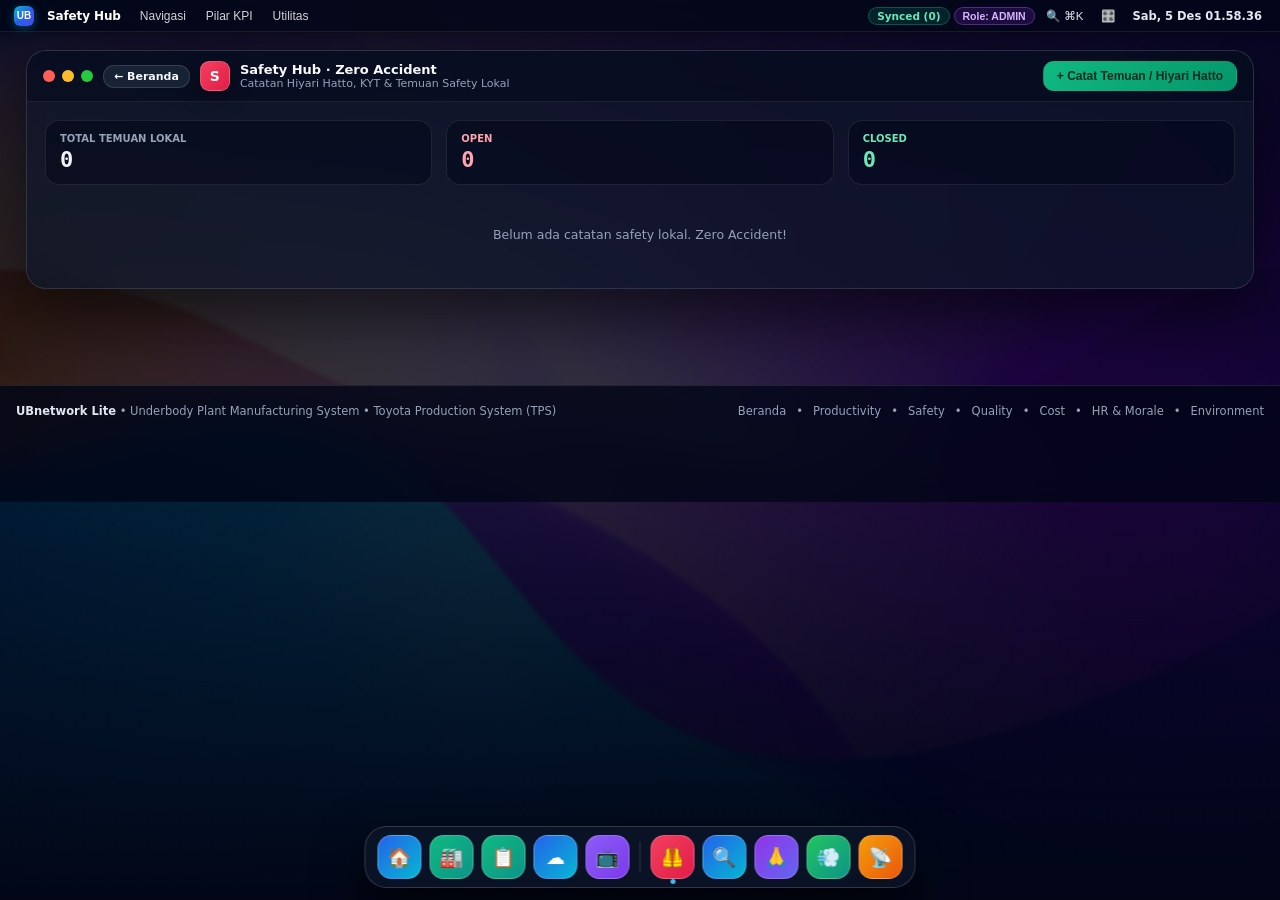
<file: safety.html>
<!doctype html>
<html lang="id">
<head>
  <meta charset="utf-8" />
  <meta name="viewport" content="width=device-width, initial-scale=1" />
  <title>Safety Hub (Zero Accident) | UBnetwork Lite</title>
  <link rel="stylesheet" href="assets/macos.css" />
</head>
<body>
  <main class="desktop-main">
    <section class="mac-window">
      <div class="mac-titlebar">
        <div class="mac-title-left">
          <div class="tl-dots">
            <a href="index.html" class="tl-dot tl-red" title="Kembali ke Beranda"></a>
            <span class="tl-dot tl-yellow"></span>
            <span class="tl-dot tl-green"></span>
          </div>
          <a href="index.html" class="btn" style="padding:4px 10px;font-size:11px">← Beranda</a>
          <div class="icon-box g-rose" style="width:30px;height:30px;border-radius:9px;font-size:14px">S</div>
          <div>
            <div class="mac-win-title">Safety Hub · Zero Accident</div>
            <div class="mac-win-sub">Catatan Hiyari Hatto, KYT &amp; Temuan Safety Lokal</div>
          </div>
        </div>
        <button id="btnAddSafety" class="btn btn-emerald" type="button">+ Catat Temuan / Hiyari Hatto</button>
      </div>
      <div class="mac-win-body" style="display:grid;gap:14px">
        <div class="grid-3">
          <div class="glass-soft" style="padding:12px 14px"><div style="font-size:10px;color:var(--muted);font-weight:800">TOTAL TEMUAN LOKAL</div><div id="sTotal" class="mono" style="font-size:22px;font-weight:900;margin-top:3px">0</div></div>
          <div class="glass-soft" style="padding:12px 14px"><div style="font-size:10px;color:#fda4af;font-weight:800">OPEN</div><div id="sOpen" class="mono" style="font-size:22px;font-weight:900;color:#fda4af;margin-top:3px">0</div></div>
          <div class="glass-soft" style="padding:12px 14px"><div style="font-size:10px;color:#6ee7b7;font-weight:800">CLOSED</div><div id="sClosed" class="mono" style="font-size:22px;font-weight:900;color:#6ee7b7;margin-top:3px">0</div></div>
        </div>
        <div id="safetyList" class="grid-2"></div>
      </div>
    </section>
  </main>

  <div id="safetyModal" class="modal-backdrop">
    <div class="modal-card" style="display:grid;gap:10px">
      <div style="display:flex;justify-content:space-between;align-items:center">
        <h3 style="margin:0;font-size:15px;font-weight:800">Catat Temuan Safety / Hiyari Hatto</h3>
        <button id="closeSaf" class="btn" type="button" style="padding:4px 9px">✕</button>
      </div>
      <div class="grid-2">
        <input id="sfArea" class="input" placeholder="Area / Station" />
        <input id="sfPic" class="input" placeholder="Pelapor / PIC" />
      </div>
      <textarea id="sfDesc" class="textarea" rows="3" placeholder="Uraian potensi bahaya / Hiyari Hatto..."></textarea>
      <textarea id="sfAction" class="textarea" rows="2" placeholder="Tindakan perbaikan..."></textarea>
      <div style="display:flex;justify-content:flex-end;gap:8px">
        <button id="cancelSaf" class="btn" type="button">Batal</button>
        <button id="saveSaf" class="btn btn-emerald" type="button">Simpan Lokal</button>
      </div>
    </div>
  </div>

  <script src="assets/db.js"></script>
  <script src="assets/macos.js"></script>
  <script>
    (function () {
      MacOS.injectChrome({ title: 'Safety Hub' });
      var KEY = 'ub_lite_safety_v1';
      var modal = document.getElementById('safetyModal');
      function load() { try { return JSON.parse(localStorage.getItem(KEY) || '[]'); } catch (e) { return []; } }
      function save(arr) { localStorage.setItem(KEY, JSON.stringify(arr)); }

      function render() {
        var rows = load();
        var open = rows.filter(function (x) { return x.status !== 'closed'; }).length;
        document.getElementById('sTotal').textContent = rows.length;
        document.getElementById('sOpen').textContent = open;
        document.getElementById('sClosed').textContent = rows.length - open;
        var el = document.getElementById('safetyList');
        if (!rows.length) {
          el.innerHTML = '<div style="grid-column:1/-1;text-align:center;padding:28px;color:var(--muted);font-size:12.5px">Belum ada catatan safety lokal. Zero Accident!</div>';
          return;
        }
        el.innerHTML = rows.map(function (r, idx) {
          return '<div class="glass-soft" style="padding:14px;display:grid;gap:6px">' +
            '<div style="display:flex;justify-content:space-between;align-items:center">' +
              '<span class="pill ' + (r.status === 'closed' ? 'pill-emerald' : 'pill-rose') + '">' + r.status.toUpperCase() + '</span>' +
              '<span class="mono" style="font-size:11px;color:var(--muted)">' + r.date + '</span>' +
            '</div>' +
            '<div style="font-weight:800;font-size:13.5px">' + (r.area || 'Line UB') + ' · ' + (r.pic || '-') + '</div>' +
            '<div style="font-size:12px;color:#e2e8f0">' + r.desc + '</div>' +
            (r.action ? '<div style="font-size:11.5px;color:#6ee7b7"><b>Action:</b> ' + r.action + '</div>' : '') +
            '<div style="display:flex;justify-content:flex-end;gap:6px;margin-top:4px">' +
              '<button data-i="' + idx + '" class="btn btn-emerald tog-saf" style="padding:4px 9px;font-size:11px" type="button">' + (r.status === 'closed' ? 'Reopen' : 'Close') + '</button>' +
              '<button data-i="' + idx + '" class="btn btn-rose del-saf" style="padding:4px 9px;font-size:11px" type="button">Hapus</button>' +
            '</div>' +
          '</div>';
        }).join('');
        el.querySelectorAll('.tog-saf').forEach(function (b) {
          b.onclick = function () {
            var arr = load();
            var i = parseInt(b.getAttribute('data-i'), 10);
            arr[i].status = arr[i].status === 'closed' ? 'open' : 'closed';
            save(arr); render();
          };
        });
        el.querySelectorAll('.del-saf').forEach(function (b) {
          b.onclick = function () {
            var arr = load();
            arr.splice(parseInt(b.getAttribute('data-i'), 10), 1);
            save(arr); render();
          };
        });
      }

      document.getElementById('btnAddSafety').onclick = function () { modal.classList.add('open'); };
      document.getElementById('closeSaf').onclick = function () { modal.classList.remove('open'); };
      document.getElementById('cancelSaf').onclick = function () { modal.classList.remove('open'); };
      document.getElementById('saveSaf').onclick = function () {
        var desc = document.getElementById('sfDesc').value.trim();
        if (!desc) { UBL.toast('Uraian wajib diisi.'); return; }
        var arr = load();
        arr.unshift({
          date: UBL.wibToday(),
          area: document.getElementById('sfArea').value.trim(),
          pic: document.getElementById('sfPic').value.trim(),
          desc: desc,
          action: document.getElementById('sfAction').value.trim(),
          status: 'open'
        });
        save(arr);
        modal.classList.remove('open');
        document.getElementById('sfDesc').value = '';
        document.getElementById('sfAction').value = '';
        UBL.toast('Temuan Safety tersimpan lokal.');
        render();
      };
      render();
    })();
  </script>
</body>
</html>
</file>
<file: assets/macos.css>
/* UBnetwork-lite Shared macOS Desktop Design System (100% Visual Parity with UBnetwork) */
:root {
  --bg: #020617;
  --surface: rgba(15, 23, 42, 0.72);
  --surface-strong: rgba(15, 23, 42, 0.88);
  --surface-soft: rgba(15, 23, 42, 0.52);
  --border: rgba(255, 255, 255, 0.11);
  --border-strong: rgba(255, 255, 255, 0.18);
  --text: #f1f5f9;
  --muted: #94a3b8;
  --cyan: #06b6d4;
  --emerald: #10b981;
  --purple: #9333ea;
  --rose: #f43f5e;
  --amber: #f59e0b;
  --blue: #3b82f6;
}

*, *::before, *::after { box-sizing: border-box; }
html, body {
  margin: 0;
  padding: 0;
  min-height: 100vh;
  background: var(--bg);
  color: var(--text);
  font-family: ui-sans-serif, system-ui, -apple-system, 'Segoe UI', Roboto, Arial, sans-serif;
  -webkit-font-smoothing: antialiased;
  overflow-x: hidden;
}
a { color: inherit; text-decoration: none; }
.mono { font-family: ui-monospace, SFMono-Regular, Menlo, Monaco, Consolas, monospace; }

/* 1. macOS GRAPHIC WALLPAPER BACKGROUND */
.macos-bg {
  position: fixed;
  inset: 0;
  z-index: 0;
  pointer-events: none;
  overflow: hidden;
  user-select: none;
}
.macos-bg-img {
  position: absolute;
  inset: 0;
  background-image: url('macos-wallpaper.jpg');
  background-size: cover;
  background-position: center;
  background-repeat: no-repeat;
}
.macos-bg-frost {
  position: absolute;
  inset: 0;
  background: rgba(2, 6, 23, 0.65);
  backdrop-filter: blur(2px);
  -webkit-backdrop-filter: blur(2px);
}
.macos-bg-veil {
  position: absolute;
  inset: 0;
  background: linear-gradient(to top, #020617 0%, rgba(2, 6, 23, 0.42) 55%, rgba(2, 6, 23, 0.72) 100%);
}
.macos-bg-mesh {
  position: absolute;
  inset: 0;
  opacity: 0.025;
  background-image: radial-gradient(rgba(255, 255, 255, 0.45) 1px, transparent 1px);
  background-size: 32px 32px;
}

/* 2. macOS TOP MENU BAR (Sticky Top 0, 32px) */
.macos-menubar {
  position: sticky;
  top: 0;
  z-index: 50;
  height: 32px;
  background: rgba(2, 6, 23, 0.72);
  backdrop-filter: blur(24px);
  -webkit-backdrop-filter: blur(24px);
  border-bottom: 1px solid rgba(255, 255, 255, 0.08);
  padding: 0 12px;
  display: flex;
  align-items: center;
  justify-content: space-between;
  font-size: 12px;
  user-select: none;
  box-shadow: 0 2px 10px rgba(0, 0, 0, 0.35);
}
.mb-left, .mb-right {
  display: flex;
  align-items: center;
  gap: 4px;
  min-width: 0;
}
.mb-logo-btn {
  display: inline-flex;
  align-items: center;
  justify-content: center;
  padding: 2px;
  border-radius: 6px;
  border: none;
  background: transparent;
  cursor: pointer;
}
.mb-logo-btn:hover { background: rgba(255, 255, 255, 0.1); }
.mb-logo-box {
  width: 20px;
  height: 20px;
  border-radius: 6px;
  background: linear-gradient(135deg, #06b6d4, #2563eb, #4f46e5);
  display: grid;
  place-items: center;
  font-size: 10px;
  font-weight: 900;
  color: #fff;
  box-shadow: 0 2px 8px rgba(6, 182, 212, 0.35);
}
.mb-brand {
  font-weight: 800;
  color: #fff;
  letter-spacing: -0.01em;
  padding: 2px 7px;
  border-radius: 6px;
}
.mb-brand:hover { background: rgba(255, 255, 255, 0.1); }

.mb-menu-wrap { position: relative; }
.mb-item {
  padding: 2px 8px;
  border-radius: 6px;
  border: none;
  background: transparent;
  color: rgba(255, 255, 255, 0.82);
  font-size: 12px;
  font-weight: 500;
  cursor: pointer;
  transition: background 0.12s, color 0.12s;
}
.mb-item:hover, .mb-item.active {
  background: rgba(255, 255, 255, 0.14);
  color: #fff;
}
.mb-dropdown {
  position: absolute;
  top: calc(100% + 5px);
  left: 0;
  min-width: 225px;
  background: rgba(15, 23, 42, 0.96);
  backdrop-filter: blur(24px);
  -webkit-backdrop-filter: blur(24px);
  border: 1px solid rgba(255, 255, 255, 0.15);
  border-radius: 12px;
  box-shadow: 0 20px 50px rgba(0, 0, 0, 0.65);
  padding: 4px;
  display: none;
  z-index: 70;
}
.mb-dropdown.open { display: block; }
.mb-drop-link {
  display: flex;
  align-items: center;
  justify-content: space-between;
  gap: 8px;
  width: 100%;
  text-align: left;
  padding: 6px 10px;
  border-radius: 8px;
  border: none;
  background: transparent;
  color: #e2e8f0;
  font-size: 12px;
  cursor: pointer;
  transition: background 0.12s, color 0.12s;
}
.mb-drop-link:hover {
  background: #06b6d4;
  color: #020617;
  font-weight: 600;
}
.mb-drop-sep { height: 1px; background: rgba(255, 255, 255, 0.1); margin: 4px 8px; }
.mb-kbd { font-size: 10px; opacity: 0.7; font-family: ui-monospace, Consolas, monospace; }

.mb-pill {
  display: inline-flex;
  align-items: center;
  gap: 5px;
  padding: 2px 8px;
  border-radius: 999px;
  font-size: 10.5px;
  font-weight: 700;
  border: 1px solid rgba(255, 255, 255, 0.12);
  background: rgba(255, 255, 255, 0.06);
  color: #e2e8f0;
  cursor: pointer;
}
.mb-pill.emerald { background: rgba(16, 185, 129, 0.16); border-color: rgba(16, 185, 129, 0.35); color: #6ee7b7; }
.mb-pill.amber { background: rgba(245, 158, 11, 0.16); border-color: rgba(245, 158, 11, 0.35); color: #fcd34d; }
.mb-pill.purple { background: rgba(147, 51, 234, 0.18); border-color: rgba(168, 85, 247, 0.4); color: #d8b4fe; }

.mb-icon-btn {
  display: inline-flex;
  align-items: center;
  gap: 4px;
  padding: 3px 7px;
  border-radius: 6px;
  border: none;
  background: transparent;
  color: #e2e8f0;
  font-size: 11.5px;
  cursor: pointer;
}
.mb-icon-btn:hover { background: rgba(255, 255, 255, 0.12); }
.mb-clock {
  font-size: 11.5px;
  font-weight: 600;
  color: #e2e8f0;
  padding: 2px 6px;
  font-variant-numeric: tabular-nums;
}

/* 3. MAIN DESKTOP CONTAINER & FINDER WINDOW */
.desktop-main {
  position: relative;
  z-index: 10;
  flex: 1;
  max-width: 1260px;
  width: 100%;
  margin: 0 auto;
  padding: 18px 16px 96px;
  display: flex;
  flex-direction: column;
  gap: 16px;
}

.mac-window {
  background: rgba(15, 23, 42, 0.72);
  backdrop-filter: blur(24px);
  -webkit-backdrop-filter: blur(24px);
  border: 1px solid rgba(255, 255, 255, 0.12);
  border-radius: 20px;
  box-shadow: 0 24px 60px rgba(0, 0, 0, 0.52);
  overflow: hidden;
}
.mac-titlebar {
  display: flex;
  align-items: center;
  justify-content: space-between;
  gap: 10px;
  padding: 10px 16px;
  background: rgba(2, 6, 23, 0.45);
  border-bottom: 1px solid rgba(255, 255, 255, 0.08);
  flex-wrap: wrap;
}
.mac-title-left {
  display: flex;
  align-items: center;
  gap: 10px;
}
.tl-dots {
  display: inline-flex;
  align-items: center;
  gap: 7px;
}
.tl-dot {
  width: 12px;
  height: 12px;
  border-radius: 999px;
  display: inline-block;
  border: none;
  padding: 0;
  cursor: pointer;
}
.tl-red { background: #ff5f56; }
.tl-yellow { background: #ffbd2e; }
.tl-green { background: #27c93f; }
.tl-dot:hover { filter: brightness(1.15); }

.mac-win-title {
  font-size: 13px;
  font-weight: 800;
  color: #f8fafc;
  display: flex;
  align-items: center;
  gap: 8px;
}
.mac-win-sub { font-size: 11px; color: var(--muted); font-weight: 500; }
.mac-win-body { padding: 18px; }
.mac-win-body.collapsed { display: none; }

/* 4. CARDS, PILLS, BUTTONS, INPUTS */
.glass {
  background: var(--surface);
  border: 1px solid var(--border);
  backdrop-filter: blur(20px);
  -webkit-backdrop-filter: blur(20px);
  border-radius: 20px;
  box-shadow: 0 18px 40px rgba(0, 0, 0, 0.35);
}
.glass-soft {
  background: rgba(2, 6, 23, 0.48);
  border: 1px solid rgba(255, 255, 255, 0.09);
  border-radius: 14px;
}

.pill {
  display: inline-flex;
  align-items: center;
  gap: 5px;
  padding: 4px 10px;
  border-radius: 999px;
  font-size: 11px;
  font-weight: 700;
  border: 1px solid var(--border);
  background: rgba(15, 23, 42, 0.72);
  color: #cbd5e1;
}
.pill-emerald { background: rgba(16, 185, 129, 0.14); border-color: rgba(16, 185, 129, 0.35); color: #6ee7b7; }
.pill-amber { background: rgba(245, 158, 11, 0.14); border-color: rgba(245, 158, 11, 0.35); color: #fcd34d; }
.pill-rose { background: rgba(244, 63, 94, 0.14); border-color: rgba(244, 63, 94, 0.35); color: #fda4af; }
.pill-cyan { background: rgba(6, 182, 212, 0.14); border-color: rgba(6, 182, 212, 0.35); color: #67e8f9; }
.pill-purple { background: rgba(147, 51, 234, 0.16); border-color: rgba(168, 85, 247, 0.4); color: #d8b4fe; }
.pill-blue { background: rgba(59, 130, 246, 0.16); border-color: rgba(59, 130, 246, 0.4); color: #93c5fd; }

.btn {
  display: inline-flex;
  align-items: center;
  justify-content: center;
  gap: 6px;
  padding: 7px 13px;
  border-radius: 11px;
  border: 1px solid rgba(255, 255, 255, 0.12);
  background: rgba(30, 41, 59, 0.78);
  color: #f8fafc;
  font-size: 12px;
  font-weight: 700;
  cursor: pointer;
  transition: transform 0.12s, background 0.15s, border-color 0.15s;
}
.btn:hover { background: rgba(51, 65, 85, 0.9); border-color: rgba(255, 255, 255, 0.25); }
.btn:active { transform: scale(0.97); }
.btn:disabled { opacity: 0.55; cursor: not-allowed; }
.btn-emerald { background: linear-gradient(135deg, #10b981, #059669); border-color: transparent; color: #022c22; }
.btn-emerald:hover { background: linear-gradient(135deg, #34d399, #10b981); }
.btn-cyan { background: linear-gradient(135deg, #06b6d4, #0284c7); border-color: transparent; color: #082f49; }
.btn-purple { background: linear-gradient(135deg, #9333ea, #7e22ce); border-color: transparent; color: #fff; }
.btn-rose { background: rgba(244, 63, 94, 0.18); border-color: rgba(244, 63, 94, 0.4); color: #fda4af; }

.input, .select, .textarea {
  width: 100%;
  background: rgba(2, 6, 23, 0.8);
  border: 1px solid rgba(148, 163, 184, 0.24);
  border-radius: 10px;
  color: #f8fafc;
  padding: 8px 11px;
  font-size: 12.5px;
  outline: none;
}
.input:focus, .select:focus, .textarea:focus {
  border-color: #06b6d4;
  box-shadow: 0 0 0 2px rgba(6, 182, 212, 0.2);
}

.grid-2 { display: grid; grid-template-columns: repeat(2, minmax(0, 1fr)); gap: 14px; }
.grid-3 { display: grid; grid-template-columns: repeat(3, minmax(0, 1fr)); gap: 14px; }
.grid-4 { display: grid; grid-template-columns: repeat(4, minmax(0, 1fr)); gap: 12px; }
@media (max-width: 960px) { .grid-3, .grid-4 { grid-template-columns: repeat(2, minmax(0, 1fr)); } }
@media (max-width: 640px) { .grid-2, .grid-3, .grid-4 { grid-template-columns: 1fr; } .hide-sm { display: none !important; } }

.hub-card {
  position: relative;
  display: flex;
  flex-direction: column;
  justify-content: space-between;
  padding: 16px;
  border-radius: 18px;
  background: rgba(2, 6, 23, 0.55);
  border: 1px solid rgba(255, 255, 255, 0.1);
  transition: transform 0.16s ease, border-color 0.16s ease, background 0.16s ease, box-shadow 0.16s ease;
  cursor: pointer;
}
.hub-card:hover {
  transform: translateY(-2px);
  border-color: rgba(6, 182, 212, 0.45);
  background: rgba(15, 23, 42, 0.82);
  box-shadow: 0 18px 40px rgba(0, 0, 0, 0.45);
}
.hub-card.list-row {
  flex-direction: row;
  align-items: center;
  gap: 14px;
  padding: 12px 16px;
}

.icon-box {
  width: 44px;
  height: 44px;
  border-radius: 14px;
  display: grid;
  place-items: center;
  font-weight: 900;
  font-size: 18px;
  color: #fff;
  flex-shrink: 0;
  box-shadow: 0 8px 20px rgba(0, 0, 0, 0.35);
  border: 1px solid rgba(255, 255, 255, 0.2);
}
.g-emerald { background: linear-gradient(135deg, #10b981, #0d9488); }
.g-blue { background: linear-gradient(135deg, #2563eb, #06b6d4); }
.g-rose { background: linear-gradient(135deg, #f43f5e, #e11d48); }
.g-amber { background: linear-gradient(135deg, #f59e0b, #ea580c); }
.g-purple { background: linear-gradient(135deg, #9333ea, #6366f1); }
.g-teal { background: linear-gradient(135deg, #22c55e, #0d9488); }
.g-violet { background: linear-gradient(135deg, #8b5cf6, #7c3aed); }

table { width: 100%; border-collapse: collapse; font-size: 12.5px; }
th, td {
  padding: 8px 10px;
  border-bottom: 1px solid rgba(148, 163, 184, 0.14);
  text-align: left;
}
th {
  font-size: 10.5px;
  text-transform: uppercase;
  letter-spacing: 0.06em;
  color: var(--muted);
  background: rgba(2, 6, 23, 0.55);
}

/* 5. macOS FLOATING DOCK & FOOTER */
.dock-wrap {
  position: fixed;
  bottom: 12px;
  left: 50%;
  transform: translateX(-50%);
  z-index: 45;
  max-width: calc(100vw - 20px);
}
.dock-bar {
  display: flex;
  align-items: center;
  gap: 8px;
  padding: 8px 12px;
  border-radius: 22px;
  background: rgba(15, 23, 42, 0.72);
  backdrop-filter: blur(24px);
  -webkit-backdrop-filter: blur(24px);
  border: 1px solid rgba(255, 255, 255, 0.16);
  box-shadow: 0 20px 50px rgba(0, 0, 0, 0.65);
  overflow-x: auto;
}
.dock-item {
  position: relative;
  width: 44px;
  height: 44px;
  border-radius: 14px;
  display: grid;
  place-items: center;
  font-size: 19px;
  font-weight: 900;
  color: #fff;
  flex-shrink: 0;
  border: 1px solid rgba(255, 255, 255, 0.2);
  transition: transform 0.15s ease;
}
.dock-item:hover { transform: translateY(-6px) scale(1.12); }
.dock-sep { width: 1px; height: 30px; background: rgba(255, 255, 255, 0.15); margin: 0 2px; flex-shrink: 0; }
.dock-active::after {
  content: '';
  position: absolute;
  bottom: -6px;
  width: 5px;
  height: 5px;
  border-radius: 999px;
  background: #38bdf8;
}

.mac-footer {
  position: relative;
  z-index: 10;
  border-top: 1px solid rgba(255, 255, 255, 0.1);
  background: rgba(2, 6, 23, 0.8);
  backdrop-filter: blur(18px);
  padding: 18px 16px 84px;
  font-size: 11.5px;
  color: var(--muted);
}
.mac-footer-inner {
  max-width: 1260px;
  margin: 0 auto;
  display: flex;
  align-items: center;
  justify-content: space-between;
  gap: 10px;
  flex-wrap: wrap;
}

/* 6. MODALS & POPOVERS (Control Center, Spotlight, Settings, About) */
.modal-backdrop {
  position: fixed;
  inset: 0;
  z-index: 80;
  background: rgba(0, 0, 0, 0.72);
  backdrop-filter: blur(8px);
  display: none;
  align-items: center;
  justify-content: center;
  padding: 16px;
}
.modal-backdrop.open { display: flex; }
.modal-card {
  width: 100%;
  max-width: 500px;
  max-height: 88vh;
  overflow-y: auto;
  background: rgba(15, 23, 42, 0.96);
  border: 1px solid rgba(255, 255, 255, 0.16);
  border-radius: 22px;
  padding: 20px;
  box-shadow: 0 28px 70px rgba(0, 0, 0, 0.75);
}

.cc-popover {
  position: fixed;
  top: 38px;
  right: 12px;
  z-index: 75;
  width: 300px;
  background: rgba(15, 23, 42, 0.95);
  backdrop-filter: blur(24px);
  border: 1px solid rgba(255, 255, 255, 0.16);
  border-radius: 18px;
  padding: 14px;
  box-shadow: 0 24px 60px rgba(0, 0, 0, 0.7);
  display: none;
}
.cc-popover.open { display: block; }
</file>
